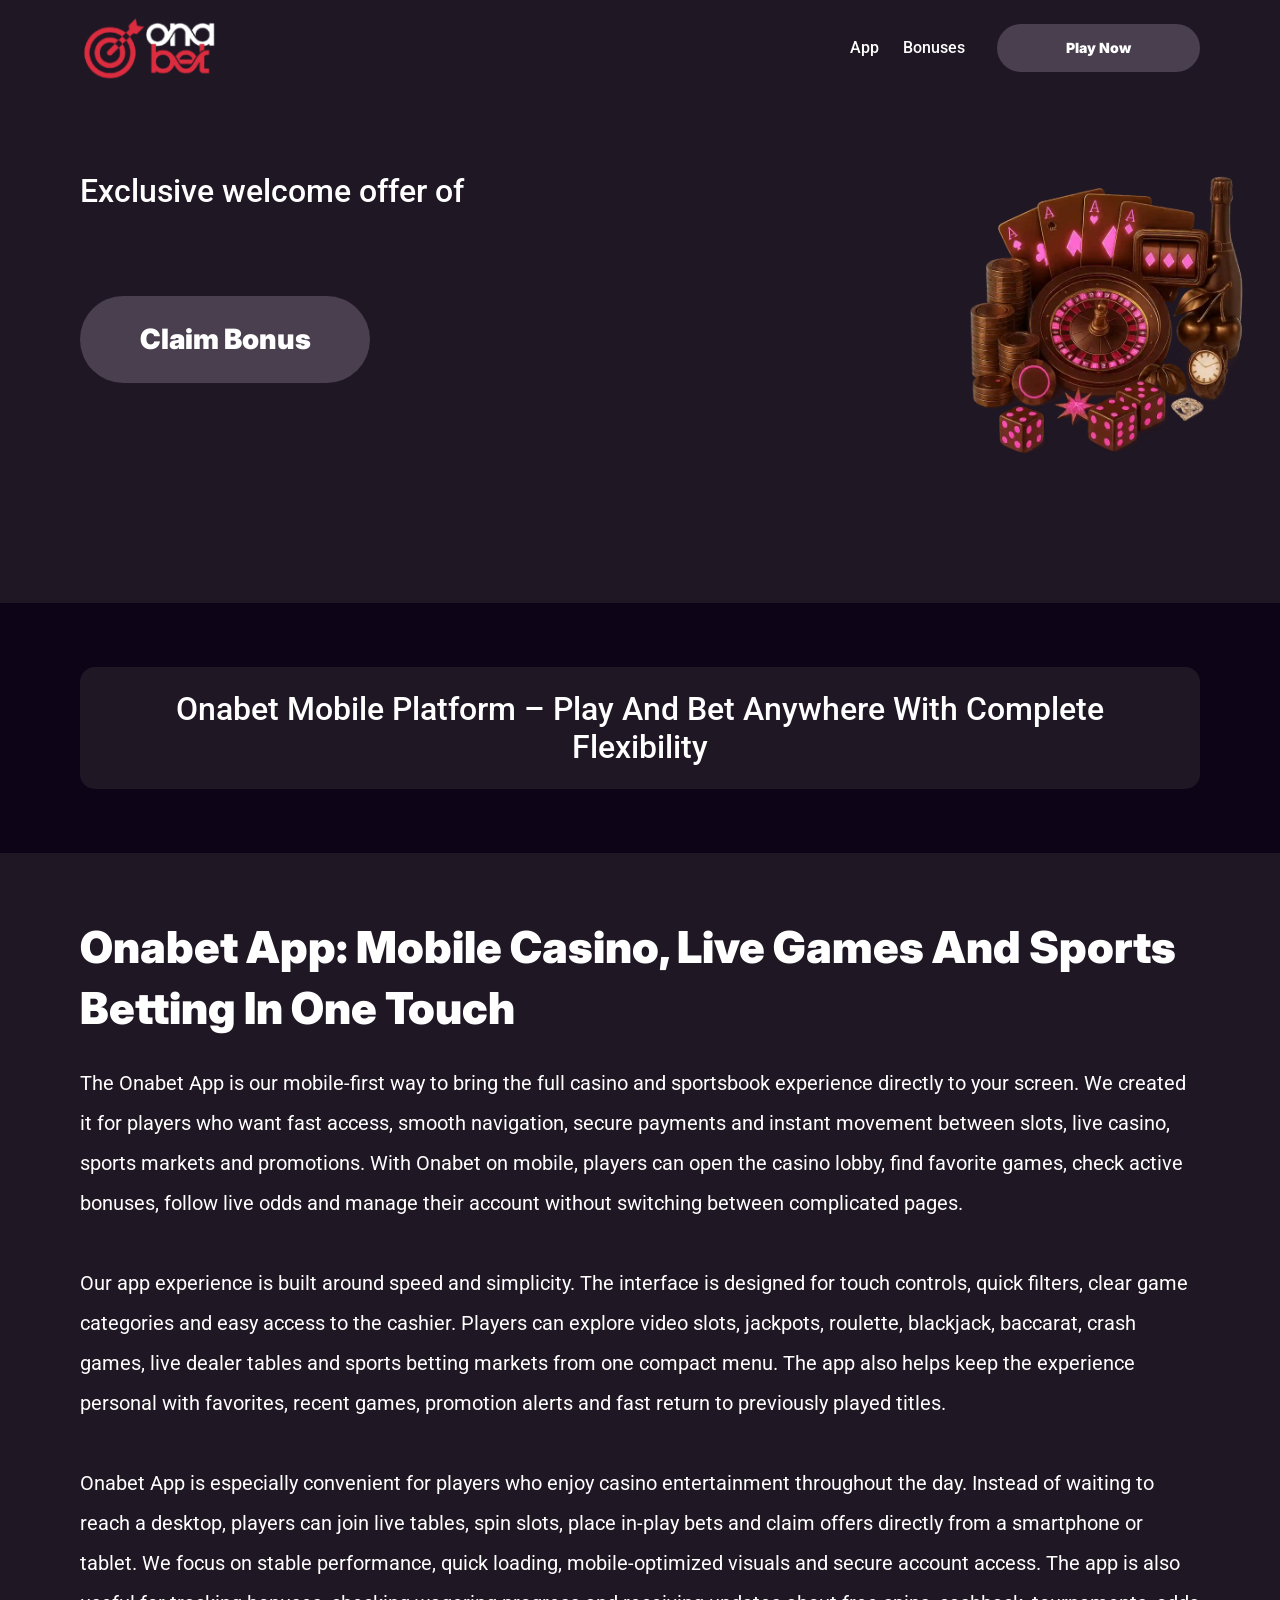
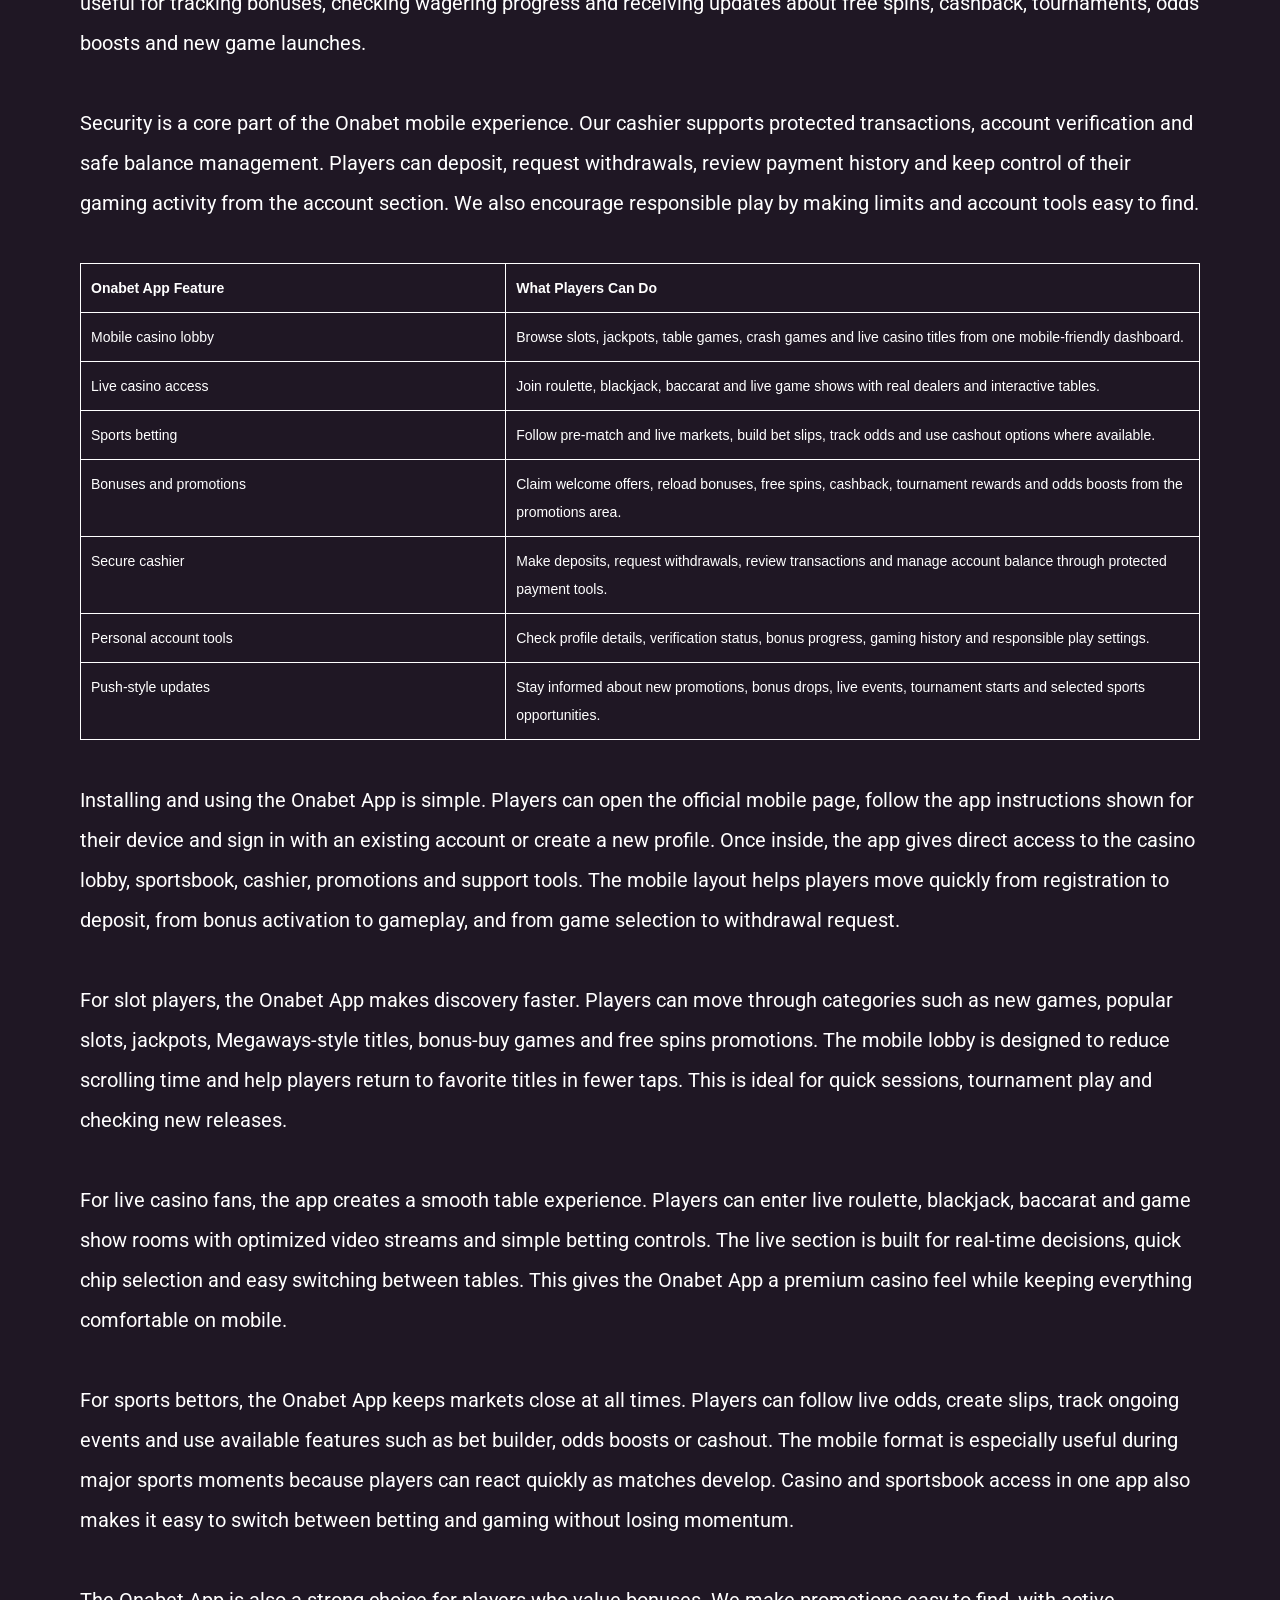
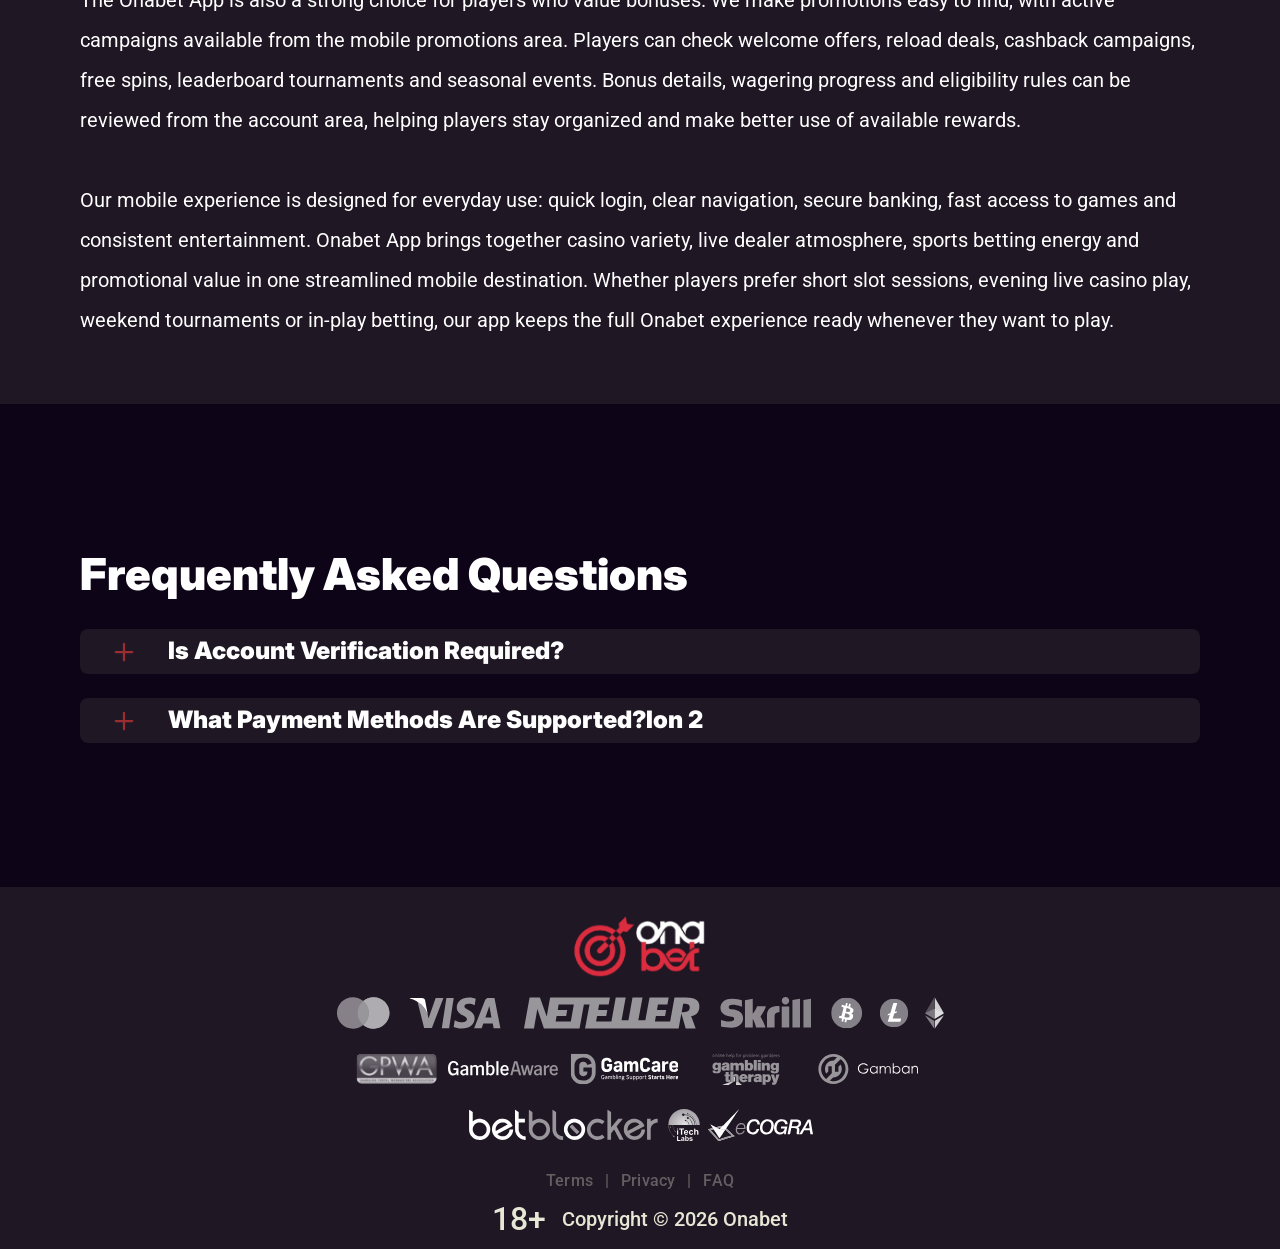
<file: app.html>
<!DOCTYPE html>
<html lang="en">

<head>
    <meta charset="utf-8">

    <script src="./common.js"></script>
    <script src="./pages.js"></script>

    <link rel="manifest" href="./manifest.json">

    <link rel="preconnect" href="https://fonts.googleapis.com" />
    <link rel="preconnect" href="https://fonts.gstatic.com" crossorigin />
    <!-- Google Fonts -->
    <link
            href="https://fonts.googleapis.com/css2?family=Inter:wght@300;400;500;600;700&display=swap"
            rel="stylesheet"
    />
    <!-- Google Fonts -->

    <!-- Google Fonts -->
    <link
            href="https://fonts.googleapis.com/css2?family=Roboto:wght@300;400;500;600;700&display=swap"
            rel="stylesheet"
    />

    <meta name="viewport" content="width=device-width, initial-scale=1, minimum-scale=1, maximum-scale=2">
    <link rel="preload" as="image" href="_assets/images/1781505822-logo.svg" fetchpriority="high">
    <link rel="stylesheet" href="./normalize.css">
    <link rel="stylesheet" href="./index.css">
    <meta name="theme-color" content="">
    <title>Onabet Mobile App Experience for Gaming and Betting</title>
    <meta name="description"
          content="Enjoy the full Onabet experience on your smartphone or tablet with fast access to casino games, live casino tables, sports betting markets, secure transactions, and account management features.">
    <link rel="canonical" href="https://onabet-online.com/app">
    <meta property="og:title" content="Onabet Mobile App Experience for Gaming and Betting">
    <meta property="og:description"
          content="Enjoy the full Onabet experience on your smartphone or tablet with fast access to casino games, live casino tables, sports betting markets, secure transactions, and account management features.">
    <meta property="og:url" content="https://onabet-online.com/app">
    <meta property="og:site_name" content="Onabet Mobile App Experience for Gaming and Betting">
    <meta property="og:locale" content="en">
    <meta property="og:image" content="_assets/images/1781505813-main.webp">
    <meta property="og:image:width" content="1200">
    <meta property="og:image:height" content="630">
    <meta property="og:type" content="website">
    <meta name="twitter:card" content="summary_large_image">
    <meta name="twitter:site" content="onabet-online.com/app">
    <meta name="twitter:title" content="Onabet Mobile App Experience for Gaming and Betting">
    <meta name="twitter:description"
          content="Enjoy the full Onabet experience on your smartphone or tablet with fast access to casino games, live casino tables, sports betting markets, secure transactions, and account management features.">
    <meta name="twitter:image" content="_assets/images/1781505813-main.webp">
    <meta name="twitter:image:width" content="1200">
    <meta name="twitter:image:height" content="630">
    <link rel="icon" href="_assets/images/1781505816-favicon.svg" type="image/x-icon" sizes="16x16">
    <meta name="language" content="en">
    <link rel="apple-touch-icon" href="_assets/images/1781505801-favicon.svg" sizes="96x96">
    <link rel="icon" href="_assets/images/1781505801-favicon.svg" type="image/webp" sizes="192x192">

    <link rel="preload" href="_assets/images/1781505850-main.webp" as="image" fetchpriority="high">

</head>

<body>
<svg
        style="display: none"
        xmlns="http://www.w3.org/2000/svg"
        width="1em"
        height="1em"
        viewBox="0 0 256 256"
>
    <symbol id="minus-icon" viewBox="0 0 256 256">
        <path
                fill="#9B2D30"
                d="M228 128a12 12 0 0 1-12 12H40a12 12 0 0 1 0-24h176a12 12 0 0 1 12 12"
        />
    </symbol>
</svg>

<svg
        style="display: none"
        xmlns="http://www.w3.org/2000/svg"
        width="1em"
        height="1em"
        viewBox="0 0 32 32"
>
    <symbol id="globe-icon" viewBox="0 0 32 32">
        <path
                fill="#4A3F4F"
                d="M32.032 16c0-8.501-6.677-15.472-15.072-15.969-0.173-0.019-0.346-0.032-0.523-0.032-0.052 0-0.104 0.005-0.156 0.007-0.093-0.002-0.186-0.007-0.281-0.007-8.84 0-16.032 7.178-16.032 16.001s7.192 16.001 16.032 16.001c0.094 0 0.188-0.006 0.281-0.008 0.052 0.002 0.104 0.008 0.156 0.008 0.176 0 0.349-0.012 0.523-0.032 8.395-0.497 15.072-7.468 15.072-15.969zM29.049 21.151c-0.551-0.16-1.935-0.507-4.377-0.794 0.202-1.381 0.313-2.84 0.313-4.357 0-1.196-0.069-2.354-0.197-3.469 3.094-0.37 4.45-0.835 4.54-0.867l-0.372-1.050c0.695 1.659 1.080 3.478 1.080 5.386 0 1.818-0.352 3.555-0.987 5.151zM8.921 16c0-1.119 0.074-2.212 0.21-3.263 1.621 0.127 3.561 0.222 5.839 0.243v6.939c-2.219 0.021-4.114 0.111-5.709 0.234-0.22-1.319-0.34-2.715-0.34-4.154zM16.967 2.132c2.452 0.711 4.552 4.115 5.492 8.628-1.512 0.12-3.332 0.209-5.492 0.229v-8.857zM14.971 2.156v8.832c-2.136-0.021-3.965-0.109-5.502-0.226 0.96-4.457 3.076-7.836 5.502-8.606zM14.971 21.913l0 7.929c-2.263-0.718-4.256-3.705-5.293-7.719 1.492-0.11 3.253-0.189 5.292-0.21zM16.967 29.868l-0-7.955c2.061 0.020 3.814 0.102 5.288 0.217-1.019 4.067-3 7.076-5.288 7.738zM16.967 19.92l0-6.939c2.291-0.021 4.218-0.118 5.818-0.25 0.131 1.053 0.203 2.147 0.203 3.268 0 1.442-0.116 2.84-0.329 4.16-1.575-0.128-3.462-0.219-5.692-0.24zM28.588 9.81c-0.302 0.094-1.564 0.453-4.094 0.751-0.564-2.998-1.584-5.561-2.91-7.412 3.048 1.325 5.535 3.697 7.005 6.661zM11.213 2.831c-1.632 1.873-2.963 4.568-3.691 7.754-2.265-0.245-3.623-0.534-4.166-0.665 1.585-3.27 4.407-5.836 7.856-7.088zM2.614 11.787c0.385 0.104 1.841 0.467 4.549 0.766-0.155 1.107-0.24 2.26-0.24 3.447 0 1.509 0.136 2.96 0.383 4.334-2.325 0.251-3.755 0.552-4.396 0.706-0.607-1.566-0.944-3.264-0.944-5.041 0-1.467 0.228-2.883 0.649-4.213zM3.784 22.886c0.727-0.154 2.029-0.39 3.956-0.591 0.759 2.803 1.993 5.175 3.473 6.874-3.16-1.148-5.79-3.398-7.429-6.282v0zM21.583 28.849c1.195-1.665 2.14-3.907 2.728-6.525 1.982 0.227 3.226 0.494 3.853 0.652-1.5 2.596-3.808 4.669-6.581 5.873z">
        </path>
    </symbol>
</svg>

<svg width="32" height="31" viewBox="0 0 32 31" fill="none" xmlns="http://www.w3.org/2000/svg">
    <symbol id="star-icon" viewBox="0 0 32 31">
        <path d="M10.0431 24.5932L15.8898 21.0667L21.7365 24.6396L20.2052 17.9577L25.3559 13.5031L18.5811 12.8999L15.8898 6.58913L13.1985 12.8535L6.42371 13.4567L11.5744 17.9577L10.0431 24.5932ZM15.8898 25.4285L8.187 30.0687C7.84672 30.2853 7.49096 30.3781 7.11975 30.3471C6.74853 30.3162 6.42371 30.1925 6.1453 29.9759C5.86688 29.7594 5.65034 29.489 5.49566 29.1648C5.34099 28.8406 5.31005 28.4768 5.40286 28.0734L7.44456 19.3034L0.623417 13.4103C0.314068 13.1319 0.121034 12.8145 0.0443157 12.4581C-0.0324028 12.1017 -0.00951111 11.754 0.112991 11.415C0.235493 11.0759 0.421103 10.7975 0.669819 10.5797C0.918536 10.362 1.25882 10.2227 1.69067 10.1621L10.6927 9.37327L14.1729 1.11366C14.3276 0.742438 14.5676 0.464023 14.8931 0.278414C15.2185 0.0928044 15.5507 0 15.8898 0C16.2288 0 16.5611 0.0928044 16.8865 0.278414C17.2119 0.464023 17.452 0.742438 17.6067 1.11366L21.0869 9.37327L30.0889 10.1621C30.522 10.224 30.8623 10.3632 31.1098 10.5797C31.3572 10.7963 31.5428 11.0747 31.6666 11.415C31.7903 11.7553 31.8138 12.1036 31.7371 12.46C31.6604 12.8163 31.4667 13.1331 31.1562 13.4103L24.335 19.3034L26.3767 28.0734C26.4695 28.4756 26.4386 28.8394 26.2839 29.1648C26.1292 29.4902 25.9127 29.7606 25.6343 29.9759C25.3559 30.1912 25.0311 30.315 24.6598 30.3471C24.2886 30.3793 23.9329 30.2865 23.5926 30.0687L15.8898 25.4285Z" fill="#9B2D30"/>
    </symbol>
</svg>

<svg
        xmlns="http://www.w3.org/2000/svg"
        width="1em"
        height="1em"
        viewBox="0 0 256 256"
>
    <symbol id="plus-icon" viewBox="0 0 256 256">
        <path
                fill="#9B2D30"
                d="M228 128a12 12 0 0 1-12 12h-76v76a12 12 0 0 1-24 0v-76H40a12 12 0 0 1 0-24h76V40a12 12 0 0 1 24 0v76h76a12 12 0 0 1 12 12"
        />
    </symbol>
</svg>

<svg
        width="33"
        height="32"
        viewBox="0 0 33 32"
        fill="none"
        xmlns="http://www.w3.org/2000/svg"
>
    <symbol id="play-icon" viewBox="0 0 33 32">
        <path
                d="M16.8334 0.0786133C7.9606 0.0786133 0.767578 7.20678 0.767578 15.9998C0.767578 24.7929 7.9606 31.921 16.8334 31.921C25.7061 31.921 32.8992 24.7929 32.8992 15.9998C32.8992 7.20678 25.7061 0.0786133 16.8334 0.0786133ZM22.3861 16.8438L14.3532 21.8192C14.1907 21.9197 14.0059 21.9703 13.821 21.9703C13.6536 21.9703 13.4859 21.929 13.3342 21.8454C13.015 21.67 12.8169 21.3372 12.8169 20.9752V11.0244C12.8169 10.6625 13.015 10.3296 13.3342 10.1543C13.6533 9.97788 14.0436 9.98857 14.3532 10.1805L22.3861 15.1559C22.6796 15.3381 22.858 15.6568 22.858 15.9998C22.858 16.3428 22.6796 16.6616 22.3861 16.8438Z"
                fill="#4A3F4F"
        />
    </symbol>
</svg>

<svg
        width="20"
        height="20"
        viewBox="0 0 20 20"
        fill="none"
        xmlns="http://www.w3.org/2000/svg"
>
    <symbol id="information-outline" viewBox="0 0 20 20">
        <path
                d="M9 7H11V5H9V7ZM10 18C5.59 18 2 14.41 2 10C2 5.59 5.59 2 10 2C14.41 2 18 5.59 18 10C18 14.41 14.41 18 10 18ZM10 0C8.68678 0 7.38642 0.258658 6.17317 0.761205C4.95991 1.26375 3.85752 2.00035 2.92893 2.92893C1.05357 4.8043 0 7.34784 0 10C0 12.6522 1.05357 15.1957 2.92893 17.0711C3.85752 17.9997 4.95991 18.7362 6.17317 19.2388C7.38642 19.7413 8.68678 20 10 20C12.6522 20 15.1957 18.9464 17.0711 17.0711C18.9464 15.1957 20 12.6522 20 10C20 8.68678 19.7413 7.38642 19.2388 6.17317C18.7362 4.95991 17.9997 3.85752 17.0711 2.92893C16.1425 2.00035 15.0401 1.26375 13.8268 0.761205C12.6136 0.258658 11.3132 0 10 0ZM9 15H11V9H9V15Z"
                fill="#ffffff"
        />
    </symbol>
</svg>

<div class="wrapper">
    <header class="header" id="top">
        <div class="headerBlock">
            <div class="headerLogoContainer"><a href="/" aria-label="Main page"><img class="header__logo logo"
                                                                                                     src="_assets/images/1781505822-logo.svg" alt="Onabet" /></a></div>

            <div class="navBlockMain">

                <!-- Main Navigation -->
                <nav>
                    <button class="hamburger" aria-label="Toggle navigation menu">
                        <span></span>
                    </button>

                    <ul class="nav__list nav__list--header">

                        <li><a href="index">index</a></li>
                        <li><a href="app">App</a></li>
                        <li><a href="bonuses">Bonuses</a></li>
                        <li><a href="terms">Terms</a></li>
                        <li><a href="privacy">Privacy</a></li>
                        <li><a href="faq">FAQ</a></li>

                    </ul>
                </nav>
                <!-- CTA buttons -->
                <div class="btn__list">

                    <div class="nav__item nav__itemLarge">
                        <a
                                class="nav__link nav__linkLarge"
                                target="_blank"
                                href="casino.html?id=example-offer-id"
                                aria-label="Play Now"
                                id="navPlayNow"
                        >
                            Play Now
                        </a>
                    </div>
                </div>
            </div>

        </div>
    </header>
    <main class="main">
        <section class="heroContainer">
            <div class="hero">
                <div class="heroBlock block">
                    <div class="heroGroup">
                        <div class="heroTextGroup">
                            <p class="heroText heroTextDesktop">Exclusive welcome offer of</p>
                            <p class="heroText heroTextMobile">Exclusive welcome bonus of</p>
                            <p class="heroText heroTextBonus" id="bonusText"></p>
                        </div><a target="_blank" class="heroLink" id="bonusLink" href="/" aria-label="Play game"><span
                            class="heroButton btn btn--large">Claim Bonus</span></a>
                    </div>
                </div>
            </div>
            <div class="heroUnder">
                <h1 class="heroText heroMainTitle">Onabet Mobile Platform – Play and Bet Anywhere with Complete Flexibility</h1>
            </div>
        </section>
        <div class="historyCircleContainer">
            <section class="history">
                <div class="container">
                    <div class="historyBlock block">
                        <h2 class="historyTitle title">Onabet App: Mobile Casino, Live Games and Sports Betting in One Touch</h2>
                        <div class="historyDescription">

<p>
The Onabet App is our mobile-first way to bring the full casino and sportsbook experience directly to your screen. We created it for players who want fast access, smooth navigation, secure payments and instant movement between slots, live casino, sports markets and promotions. With Onabet on mobile, players can open the casino lobby, find favorite games, check active bonuses, follow live odds and manage their account without switching between complicated pages.
</p>
<br>
<p>
Our app experience is built around speed and simplicity. The interface is designed for touch controls, quick filters, clear game categories and easy access to the cashier. Players can explore video slots, jackpots, roulette, blackjack, baccarat, crash games, live dealer tables and sports betting markets from one compact menu. The app also helps keep the experience personal with favorites, recent games, promotion alerts and fast return to previously played titles.
</p>
<br>
<p>
Onabet App is especially convenient for players who enjoy casino entertainment throughout the day. Instead of waiting to reach a desktop, players can join live tables, spin slots, place in-play bets and claim offers directly from a smartphone or tablet. We focus on stable performance, quick loading, mobile-optimized visuals and secure account access. The app is also useful for tracking bonuses, checking wagering progress and receiving updates about free spins, cashback, tournaments, odds boosts and new game launches.
</p>
<br>
<p>
Security is a core part of the Onabet mobile experience. Our cashier supports protected transactions, account verification and safe balance management. Players can deposit, request withdrawals, review payment history and keep control of their gaming activity from the account section. We also encourage responsible play by making limits and account tools easy to find.
</p>

<br>

<div style="width:100%; max-width:100%; overflow:hidden;">
  <table style="width:100%; max-width:100%; border-collapse:collapse; table-layout:fixed; font-family:Arial, sans-serif; font-size:clamp(9px, 2.2vw, 14px); color:#ffffff; background:transparent;">
    <tr>
      <th style="width:38%; border:1px solid #ffffff; padding:clamp(5px, 1.5vw, 10px); text-align:left; vertical-align:top; color:#ffffff; background:transparent; word-break:break-word;">
        Onabet App Feature
      </th>
      <th style="width:62%; border:1px solid #ffffff; padding:clamp(5px, 1.5vw, 10px); text-align:left; vertical-align:top; color:#ffffff; background:transparent; word-break:break-word;">
        What Players Can Do
      </th>
    </tr>
    <tr>
      <td style="border:1px solid #ffffff; padding:clamp(5px, 1.5vw, 10px); vertical-align:top; color:#ffffff; background:transparent; word-break:break-word;">
        Mobile casino lobby
      </td>
      <td style="border:1px solid #ffffff; padding:clamp(5px, 1.5vw, 10px); vertical-align:top; color:#ffffff; background:transparent; word-break:break-word;">
        Browse slots, jackpots, table games, crash games and live casino titles from one mobile-friendly dashboard.
      </td>
    </tr>
    <tr>
      <td style="border:1px solid #ffffff; padding:clamp(5px, 1.5vw, 10px); vertical-align:top; color:#ffffff; background:transparent; word-break:break-word;">
        Live casino access
      </td>
      <td style="border:1px solid #ffffff; padding:clamp(5px, 1.5vw, 10px); vertical-align:top; color:#ffffff; background:transparent; word-break:break-word;">
        Join roulette, blackjack, baccarat and live game shows with real dealers and interactive tables.
      </td>
    </tr>
    <tr>
      <td style="border:1px solid #ffffff; padding:clamp(5px, 1.5vw, 10px); vertical-align:top; color:#ffffff; background:transparent; word-break:break-word;">
        Sports betting
      </td>
      <td style="border:1px solid #ffffff; padding:clamp(5px, 1.5vw, 10px); vertical-align:top; color:#ffffff; background:transparent; word-break:break-word;">
        Follow pre-match and live markets, build bet slips, track odds and use cashout options where available.
      </td>
    </tr>
    <tr>
      <td style="border:1px solid #ffffff; padding:clamp(5px, 1.5vw, 10px); vertical-align:top; color:#ffffff; background:transparent; word-break:break-word;">
        Bonuses and promotions
      </td>
      <td style="border:1px solid #ffffff; padding:clamp(5px, 1.5vw, 10px); vertical-align:top; color:#ffffff; background:transparent; word-break:break-word;">
        Claim welcome offers, reload bonuses, free spins, cashback, tournament rewards and odds boosts from the promotions area.
      </td>
    </tr>
    <tr>
      <td style="border:1px solid #ffffff; padding:clamp(5px, 1.5vw, 10px); vertical-align:top; color:#ffffff; background:transparent; word-break:break-word;">
        Secure cashier
      </td>
      <td style="border:1px solid #ffffff; padding:clamp(5px, 1.5vw, 10px); vertical-align:top; color:#ffffff; background:transparent; word-break:break-word;">
        Make deposits, request withdrawals, review transactions and manage account balance through protected payment tools.
      </td>
    </tr>
    <tr>
      <td style="border:1px solid #ffffff; padding:clamp(5px, 1.5vw, 10px); vertical-align:top; color:#ffffff; background:transparent; word-break:break-word;">
        Personal account tools
      </td>
      <td style="border:1px solid #ffffff; padding:clamp(5px, 1.5vw, 10px); vertical-align:top; color:#ffffff; background:transparent; word-break:break-word;">
        Check profile details, verification status, bonus progress, gaming history and responsible play settings.
      </td>
    </tr>
    <tr>
      <td style="border:1px solid #ffffff; padding:clamp(5px, 1.5vw, 10px); vertical-align:top; color:#ffffff; background:transparent; word-break:break-word;">
        Push-style updates
      </td>
      <td style="border:1px solid #ffffff; padding:clamp(5px, 1.5vw, 10px); vertical-align:top; color:#ffffff; background:transparent; word-break:break-word;">
        Stay informed about new promotions, bonus drops, live events, tournament starts and selected sports opportunities.
      </td>
    </tr>
  </table>
</div>

<br>

<p>
Installing and using the Onabet App is simple. Players can open the official mobile page, follow the app instructions shown for their device and sign in with an existing account or create a new profile. Once inside, the app gives direct access to the casino lobby, sportsbook, cashier, promotions and support tools. The mobile layout helps players move quickly from registration to deposit, from bonus activation to gameplay, and from game selection to withdrawal request.
</p>
<br>
<p>
For slot players, the Onabet App makes discovery faster. Players can move through categories such as new games, popular slots, jackpots, Megaways-style titles, bonus-buy games and free spins promotions. The mobile lobby is designed to reduce scrolling time and help players return to favorite titles in fewer taps. This is ideal for quick sessions, tournament play and checking new releases.
</p>
<br>
<p>
For live casino fans, the app creates a smooth table experience. Players can enter live roulette, blackjack, baccarat and game show rooms with optimized video streams and simple betting controls. The live section is built for real-time decisions, quick chip selection and easy switching between tables. This gives the Onabet App a premium casino feel while keeping everything comfortable on mobile.
</p>
<br>
<p>
For sports bettors, the Onabet App keeps markets close at all times. Players can follow live odds, create slips, track ongoing events and use available features such as bet builder, odds boosts or cashout. The mobile format is especially useful during major sports moments because players can react quickly as matches develop. Casino and sportsbook access in one app also makes it easy to switch between betting and gaming without losing momentum.
</p>
<br>
<p>
The Onabet App is also a strong choice for players who value bonuses. We make promotions easy to find, with active campaigns available from the mobile promotions area. Players can check welcome offers, reload deals, cashback campaigns, free spins, leaderboard tournaments and seasonal events. Bonus details, wagering progress and eligibility rules can be reviewed from the account area, helping players stay organized and make better use of available rewards.
</p>
<br>
<p>
Our mobile experience is designed for everyday use: quick login, clear navigation, secure banking, fast access to games and consistent entertainment. Onabet App brings together casino variety, live dealer atmosphere, sports betting energy and promotional value in one streamlined mobile destination. Whether players prefer short slot sessions, evening live casino play, weekend tournaments or in-play betting, our app keeps the full Onabet experience ready whenever they want to play.
</p></div>
                    </div>
                </div>
            </section>
        </div>
        <section class="faq">
            <div class="container">
                <div class="faqBlock block">
                    <h2 class="faqTitle title"><span>Frequently Asked Questions</span></h2>
                    <div class="faqGroup"><input class="faqInput" type="checkbox" id="is_account_verification_required"/><label
                            class="faqLabel" for="is_account_verification_required">

                        <svg class="faqIcon" width="24" height="24" aria-hidden="true">
                            <use class="plus" href="#plus-icon"></use>
                            <use class="minus" href="#minus-icon"></use>
                        </svg>

                        <span class="gradientContainer"> Is account verification required? </span></label>
                        <div class="faqContent">
                            <p>Verification procedures may be requested to confirm account details and maintain platform security.</p>
                        </div>
                    </div>
                    <div class="faqGroup"><input class="faqInput" type="checkbox" id="what_payment_methods_are_supportedion_2"/><label
                            class="faqLabel" for="what_payment_methods_are_supportedion_2">

                        <svg class="faqIcon" width="24" height="24" aria-hidden="true">
                            <use class="plus" href="#plus-icon"></use>
                            <use class="minus" href="#minus-icon"></use>
                        </svg>

                        <span class="gradientContainer"> What payment methods are supported?ion 2 </span></label>
                        <div class="faqContent">
                            <p>Pix is among the payment solutions available on the platform.</p>
                        </div>
                    </div>
                </div>
            </div>
        </section>
    </main>
</div>

<footer class="footer">
    <div class="footerContainer">
        <div class="footerTop">
            <div class="footerLogoContainer"><a href="https://onabet-online.com/app" aria-label="Main page"><img class="footer__logo"
                                                                                                     src="_assets/images/1781505831-logo.svg" alt="" width="140"
                                                                                                     height="48" /></a></div>
            <div class="footerPay">
                <div class="payBlock"><img class="payElementGrey"
                                           src="./assets/images/footer/payment/masterCard.svg" alt="MasterCard" /><img
                        class="payElementColor" src="./assets/images/footer/payment/masterCard--color.svg"
                        alt="MasterCard" title="MasterCard in Onabet" /></div>
                <div class="payBlock"><img class="payElementGrey" src="./assets/images/footer/payment/visa.svg"
                                           alt="Visa" /><img class="payElementColor"
                                                             src="./assets/images/footer/payment/visa--color.svg" alt="Visa" title="Visa in Onabet" /></div>
                <div class="payBlock"><img class="payElementGrey" src="./assets/images/footer/payment/neteller.svg"
                                           alt="Neteller" /><img class="payElementColor"
                                                                 src="./assets/images/footer/payment/neteller--color.svg" alt="Neteller" title="Neteller in Onabet" /></div>
                <div class="payBlock"><img class="payElementGrey" src="./assets/images/footer/payment/skrill.svg"
                                           alt="Skrill" /><img class="payElementColor"
                                                               src="./assets/images/footer/payment/skrill--color.svg" alt="Skrill" title="Skrill in Onabet" /></div>
                <div class="payBlock"><img class="payElementGrey" src="./assets/images/footer/payment/bitcoin.svg"
                                           alt="Bitcoin" /><img class="payElementColor"
                                                                src="./assets/images/footer/payment/bitcoin--color.svg" alt="Bitcoin" title="Bitcoin in Onabet" /></div>
                <div class="payBlock"><img class="payElementGrey" src="./assets/images/footer/payment/litecoin.svg"
                                           alt="Litecoin" /><img class="payElementColor"
                                                                 src="./assets/images/footer/payment/litecoin--color.svg" alt="Litecoin" title="Litecoin in Onabet" /></div>
                <div class="payBlock"><img class="payElementGrey" src="./assets/images/footer/payment/ethereum.svg"
                                           alt="Etherium" /><img class="payElementColor"
                                                                 src="./assets/images/footer/payment/ethereum--color.svg" alt="Etherium" title="Etherium in Onabet" /></div>
            </div>
        </div>
        <div class="footerMiddle">
            <div class="footerOperator">
                <div class="operatorBlock"><img class="operatorElementGrey"
                                                src="./assets/images/footer/operator/gpwa.svg" alt="GPWA" /><img
                        class="operatorElementColor" src="./assets/images/footer/operator/gpwa--color.svg"
                        alt="GPWA" title="GPWA in Onabet" /></div>
                <div class="operatorBlock"><img class="operatorElementGrey"
                                                src="./assets/images/footer/operator/gambleaware.svg" alt="Gamble Aware" /><img
                        class="operatorElementColor" src="./assets/images/footer/operator/gambleaware--color.svg"
                        alt="Gamble Aware" title="Gamble Aware in Onabet" /></div>
                <div class="operatorBlock"><img class="operatorElementGrey"
                                                src="./assets/images/footer/operator/gamcare.svg" alt="Game care" /><img
                        class="operatorElementColor" src="./assets/images/footer/operator/gamcare--color.svg"
                        alt="Game care" title="Game care in Onabet" /></div>
                <div class="operatorBlock"><img class="operatorElementGrey"
                                                src="./assets/images/footer/operator/gambling-therapy.svg" alt="Gambling Therapy" /><img
                        class="operatorElementColor"
                        src="./assets/images/footer/operator/gambling-therapy--color.svg" alt="Gambling Therapy" title="Gambling Therapy in Onabet" />
                </div>
                <div class="operatorBlock"><img class="operatorElementGrey"
                                                src="./assets/images/footer/operator/gamban.svg" alt="Gamban" /><img
                        class="operatorElementColor" src="./assets/images/footer/operator/gamban--color.svg"
                        alt="Gamban" title="Gamban in Onabet" /></div>
                <div class="operatorBlock"><img class="operatorElementGrey"
                                                src="./assets/images/footer/operator/betblocker.svg" alt="BetBlocker" /><img
                        class="operatorElementColor" src="./assets/images/footer/operator/betblocker--color.svg"
                        alt="BetBlocker" title="BetBlocker in Onabet" /></div>
                <div class="operatorBlock"><img class="operatorElementGrey"
                                                src="./assets/images/footer/operator/itech_labs.svg" alt="ITech Labs" /><img
                        class="operatorElementColor" src="./assets/images/footer/operator/itech_labs--color.svg"
                        alt="ITech Labs" title="ITech Labs in Onabet" /></div>
                <div class="operatorBlock"><img class="operatorElementGrey"
                                                src="./assets/images/footer/operator/ecogra.svg" alt="Ecogra" /><img
                        class="operatorElementColor" src="./assets/images/footer/operator/ecogra--color.svg"
                        alt="Ecogra" title="Ecogra in Onabet" /></div>
            </div>
        </div>
        <div class="footerNavBlock">
            <nav>
                <ul class="nav__list--footer">

                    <li class="footer__navItem"><a href="index">index</a></li>
                    <li class="footer__navItem"><a href="app">App</a></li>
                    <li class="footer__navItem"><a href="bonuses">Bonuses</a></li>
                    <li class="footer__navItem"><a href="terms">Terms</a></li>
                    <li class="footer__navItem"><a href="privacy">Privacy</a></li>
                    <li class="footer__navItem"><a href="faq">FAQ</a></li>

                </ul>
            </nav>
        </div>
        <div class="footerBottom">
            <div class="footerBottomGroup">
                <p class="footerBottomAge">18+</p>
                <p class="footerBottomCopyright">Copyright © <span class="js-current-year"></span> Onabet </p>
            </div>
        </div>
    </div>
</footer>

<script>
    var playButtonName = "#play-icon";
    var informationOutlineName =
        "#information-outline";
    var topCasinoButtonText = "Claim Bonus";
    var welcomeBonusText = "Welcome bonus";
    var bonusDetailsButtonText = "";
    var playNowText = "";
    var maximumAmountText = "";
    var wagerText = "";
    var bonusCodeText = "";
    var depositText = "";
    var casinoName = "Onabet";
</script>

</body>
</html>
</file>
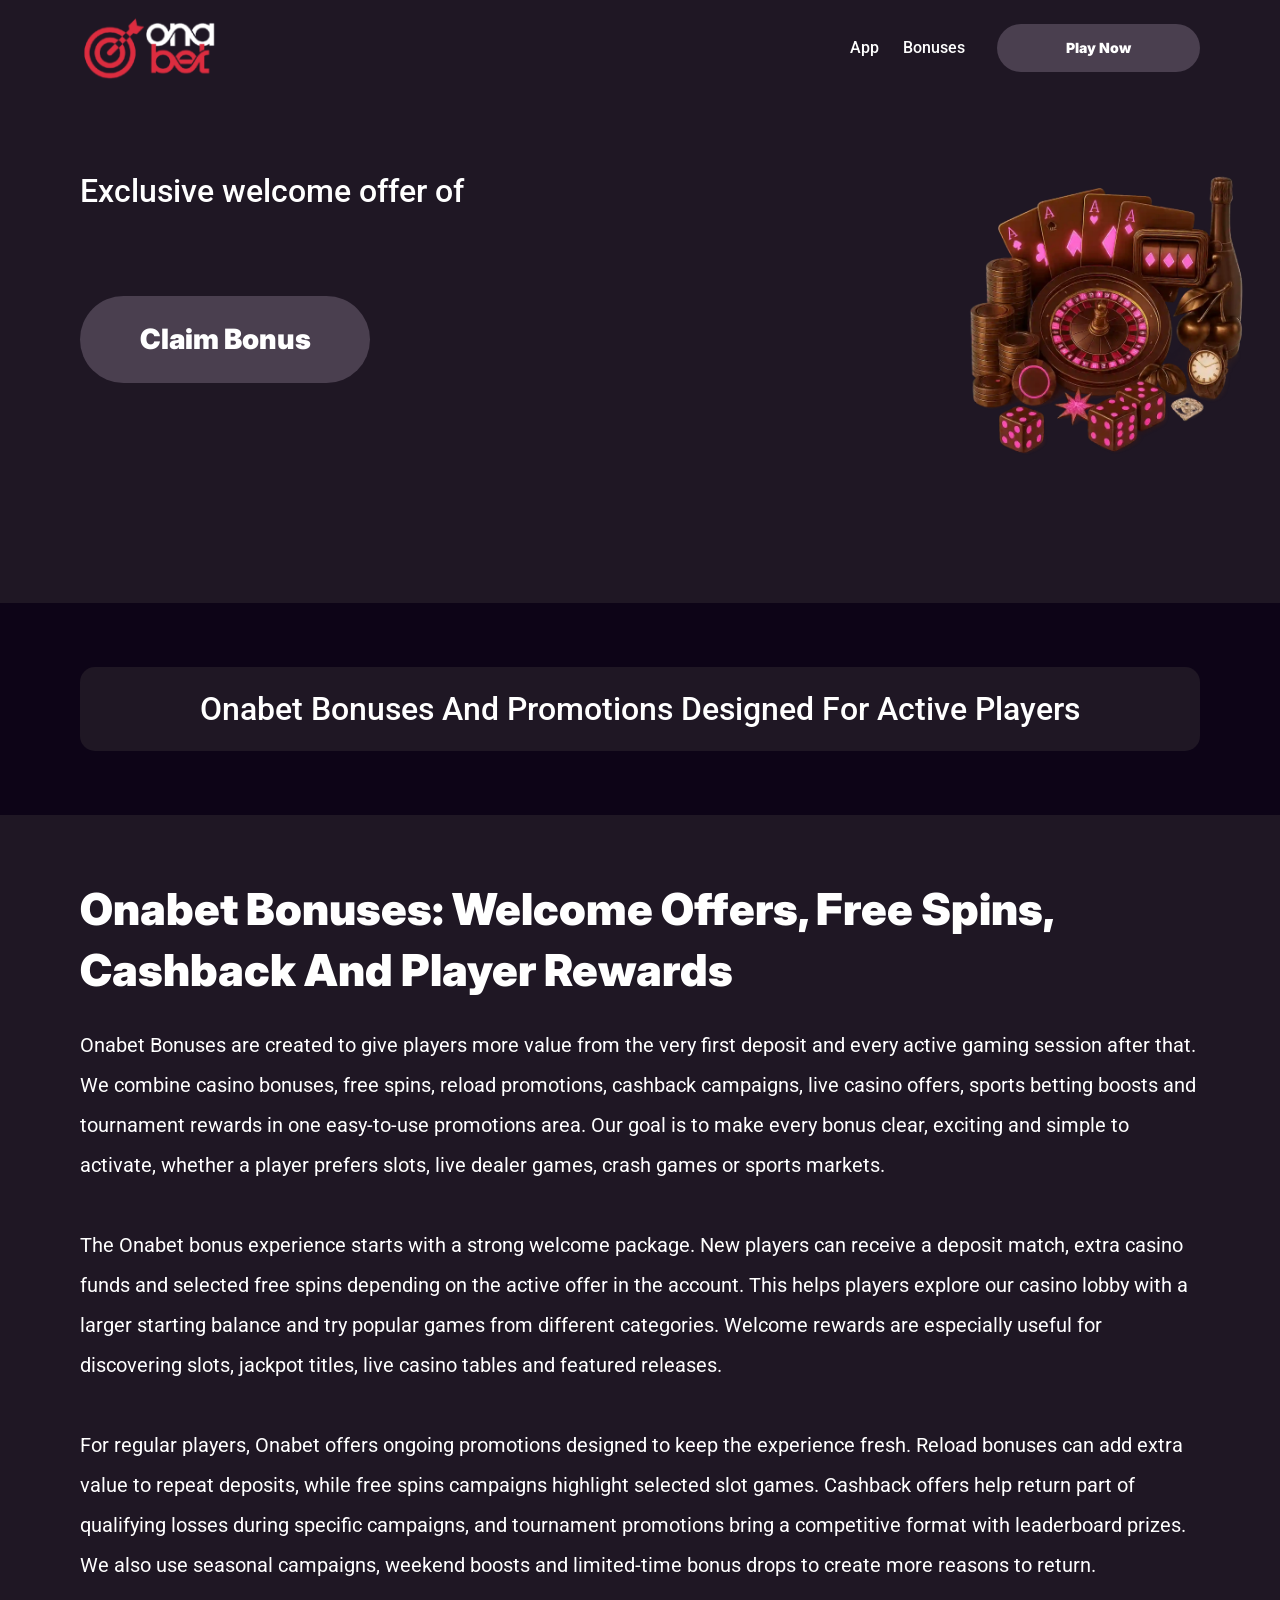
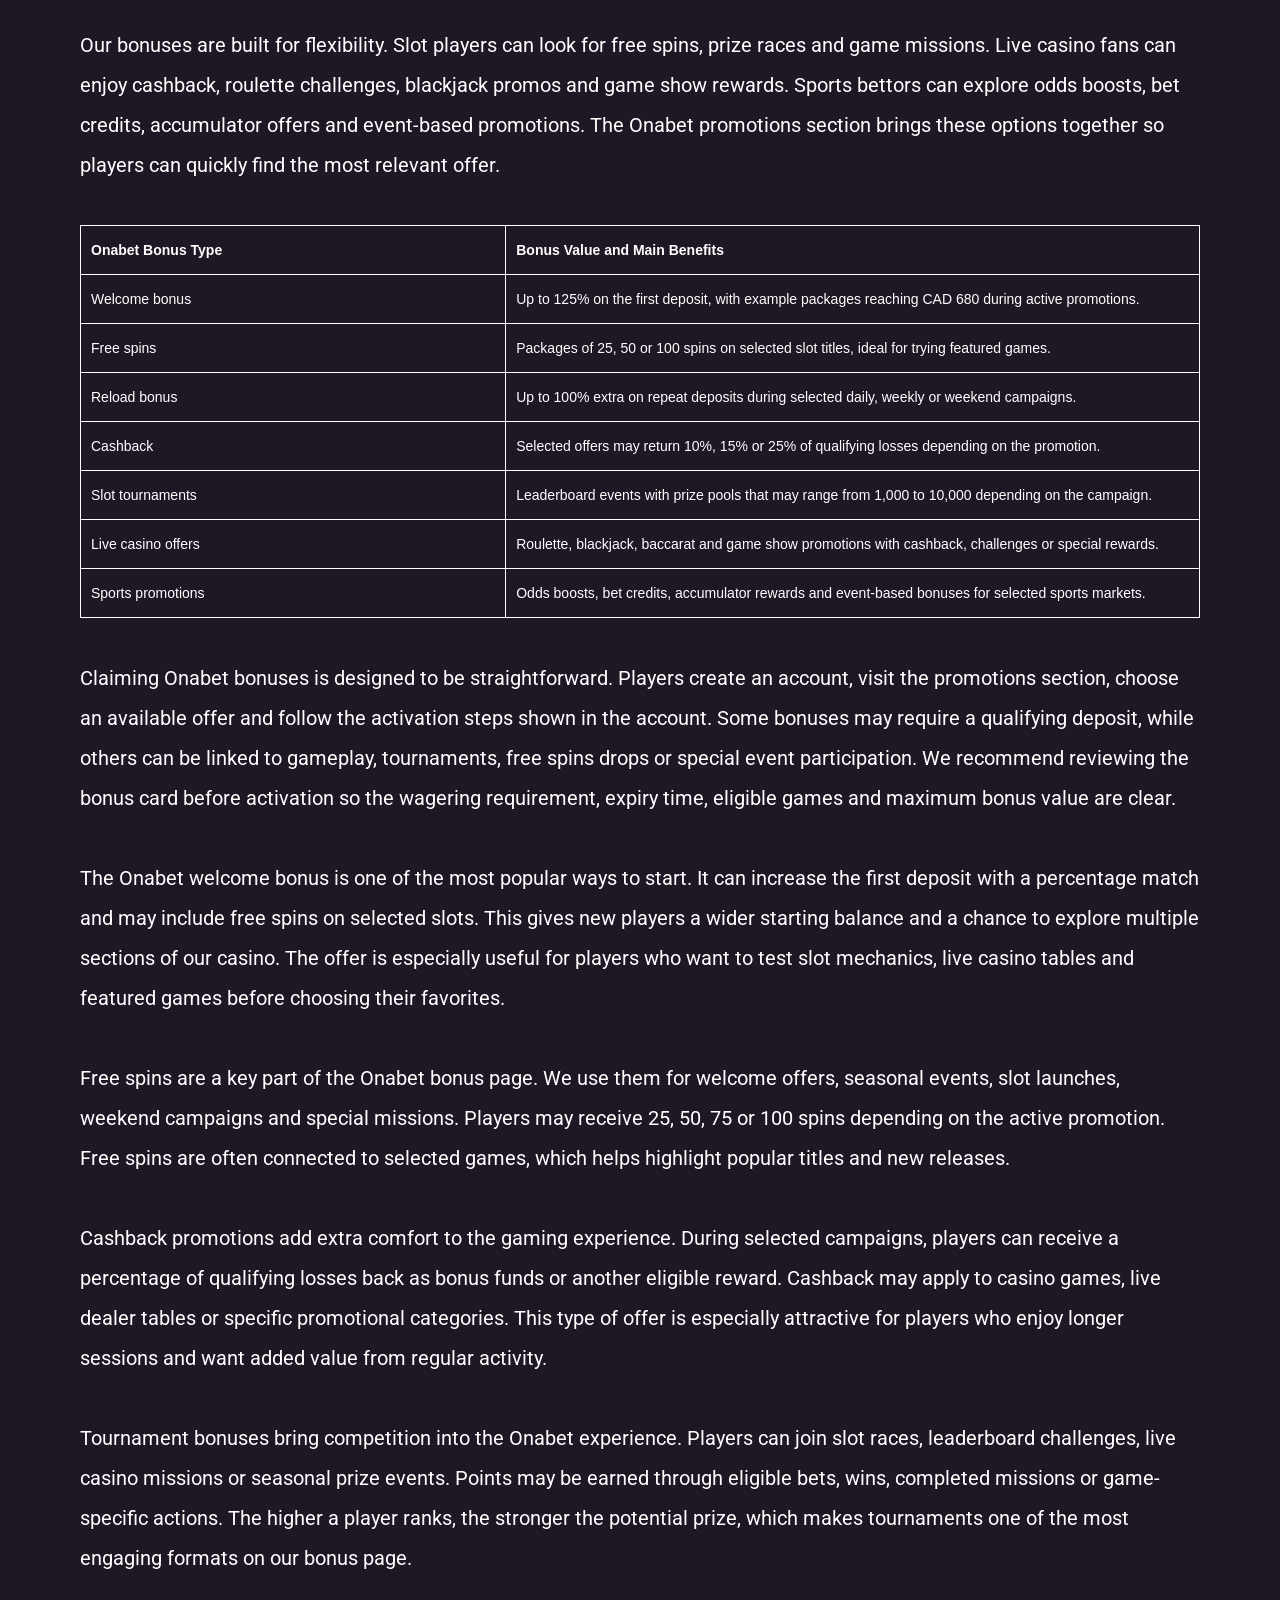
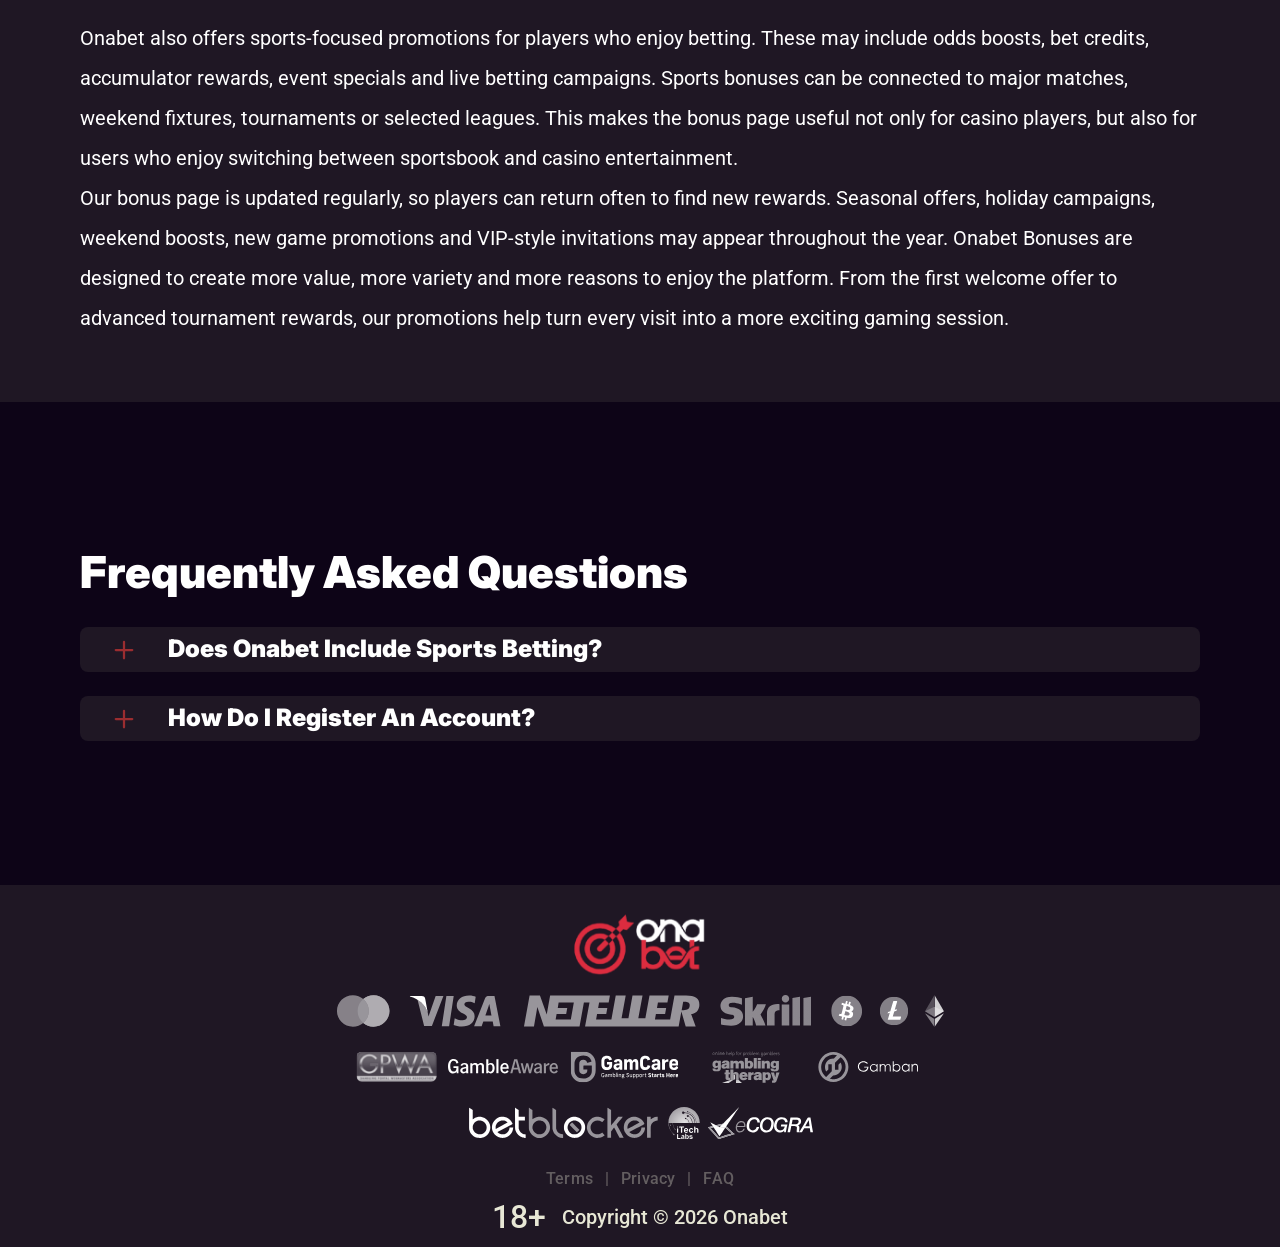
<file: bonuses.html>
<!DOCTYPE html>
<html lang="en">

<head>
    <meta charset="utf-8">
    <script src="./common.js"></script>
    <script src="./pages.js"></script>

    <link rel="manifest" href="./manifest.json">

    <link rel="preconnect" href="https://fonts.googleapis.com" />
    <link rel="preconnect" href="https://fonts.gstatic.com" crossorigin />
    <!-- Google Fonts -->
    <link
            href="https://fonts.googleapis.com/css2?family=Inter:wght@300;400;500;600;700&display=swap"
            rel="stylesheet"
    />
    <!-- Google Fonts -->

    <!-- Google Fonts -->
    <link
            href="https://fonts.googleapis.com/css2?family=Roboto:wght@300;400;500;600;700&display=swap"
            rel="stylesheet"
    />

    <meta name="viewport" content="width=device-width, initial-scale=1, minimum-scale=1, maximum-scale=2">
    <link rel="preload" as="image" href="_assets/images/1781505822-logo.svg" fetchpriority="high">
    <link rel="stylesheet" href="./normalize.css">
    <link rel="stylesheet" href="./index.css">
    <meta name="theme-color" content="">
    <title>Onabet Bonuses, Promotions, and Exclusive Player Rewards</title>
    <meta name="description"
          content="Discover the latest Onabet promotions, special offers, bonus opportunities, and player rewards designed to enhance your gaming and betting experience.">
    <link rel="canonical" href="https://onabet-online.com/bonuses">
    <meta property="og:title" content="Onabet Bonuses, Promotions, and Exclusive Player Rewards">
    <meta property="og:description"
          content="Discover the latest Onabet promotions, special offers, bonus opportunities, and player rewards designed to enhance your gaming and betting experience.">
    <meta property="og:url" content="https://onabet-online.com/bonuses">
    <meta property="og:site_name" content="Onabet Bonuses, Promotions, and Exclusive Player Rewards">
    <meta property="og:locale" content="en">
    <meta property="og:image" content="_assets/images/1781505813-main.webp">
    <meta property="og:image:width" content="1200">
    <meta property="og:image:height" content="630">
    <meta property="og:type" content="website">
    <meta name="twitter:card" content="summary_large_image">
    <meta name="twitter:site" content="onabet-online.com/bonuses">
    <meta name="twitter:title" content="Onabet Bonuses, Promotions, and Exclusive Player Rewards">
    <meta name="twitter:description"
          content="Discover the latest Onabet promotions, special offers, bonus opportunities, and player rewards designed to enhance your gaming and betting experience.">
    <meta name="twitter:image" content="_assets/images/1781505813-main.webp">
    <meta name="twitter:image:width" content="1200">
    <meta name="twitter:image:height" content="630">
    <link rel="icon" href="_assets/images/1781505816-favicon.svg" type="image/x-icon" sizes="16x16">
    <meta name="language" content="en">
    <link rel="apple-touch-icon" href="_assets/images/1781505801-favicon.svg" sizes="96x96">
    <link rel="icon" href="_assets/images/1781505801-favicon.svg" type="image/webp" sizes="192x192">

    <link rel="preload" href="_assets/images/1781505850-main.webp" as="image" fetchpriority="high">

</head>

<body>
<svg
        style="display: none"
        xmlns="http://www.w3.org/2000/svg"
        width="1em"
        height="1em"
        viewBox="0 0 256 256"
>
    <symbol id="minus-icon" viewBox="0 0 256 256">
        <path
                fill="#9B2D30"
                d="M228 128a12 12 0 0 1-12 12H40a12 12 0 0 1 0-24h176a12 12 0 0 1 12 12"
        />
    </symbol>
</svg>

<svg
        style="display: none"
        xmlns="http://www.w3.org/2000/svg"
        width="1em"
        height="1em"
        viewBox="0 0 32 32"
>
    <symbol id="globe-icon" viewBox="0 0 32 32">
        <path
                fill="#4A3F4F"
                d="M32.032 16c0-8.501-6.677-15.472-15.072-15.969-0.173-0.019-0.346-0.032-0.523-0.032-0.052 0-0.104 0.005-0.156 0.007-0.093-0.002-0.186-0.007-0.281-0.007-8.84 0-16.032 7.178-16.032 16.001s7.192 16.001 16.032 16.001c0.094 0 0.188-0.006 0.281-0.008 0.052 0.002 0.104 0.008 0.156 0.008 0.176 0 0.349-0.012 0.523-0.032 8.395-0.497 15.072-7.468 15.072-15.969zM29.049 21.151c-0.551-0.16-1.935-0.507-4.377-0.794 0.202-1.381 0.313-2.84 0.313-4.357 0-1.196-0.069-2.354-0.197-3.469 3.094-0.37 4.45-0.835 4.54-0.867l-0.372-1.050c0.695 1.659 1.080 3.478 1.080 5.386 0 1.818-0.352 3.555-0.987 5.151zM8.921 16c0-1.119 0.074-2.212 0.21-3.263 1.621 0.127 3.561 0.222 5.839 0.243v6.939c-2.219 0.021-4.114 0.111-5.709 0.234-0.22-1.319-0.34-2.715-0.34-4.154zM16.967 2.132c2.452 0.711 4.552 4.115 5.492 8.628-1.512 0.12-3.332 0.209-5.492 0.229v-8.857zM14.971 2.156v8.832c-2.136-0.021-3.965-0.109-5.502-0.226 0.96-4.457 3.076-7.836 5.502-8.606zM14.971 21.913l0 7.929c-2.263-0.718-4.256-3.705-5.293-7.719 1.492-0.11 3.253-0.189 5.292-0.21zM16.967 29.868l-0-7.955c2.061 0.020 3.814 0.102 5.288 0.217-1.019 4.067-3 7.076-5.288 7.738zM16.967 19.92l0-6.939c2.291-0.021 4.218-0.118 5.818-0.25 0.131 1.053 0.203 2.147 0.203 3.268 0 1.442-0.116 2.84-0.329 4.16-1.575-0.128-3.462-0.219-5.692-0.24zM28.588 9.81c-0.302 0.094-1.564 0.453-4.094 0.751-0.564-2.998-1.584-5.561-2.91-7.412 3.048 1.325 5.535 3.697 7.005 6.661zM11.213 2.831c-1.632 1.873-2.963 4.568-3.691 7.754-2.265-0.245-3.623-0.534-4.166-0.665 1.585-3.27 4.407-5.836 7.856-7.088zM2.614 11.787c0.385 0.104 1.841 0.467 4.549 0.766-0.155 1.107-0.24 2.26-0.24 3.447 0 1.509 0.136 2.96 0.383 4.334-2.325 0.251-3.755 0.552-4.396 0.706-0.607-1.566-0.944-3.264-0.944-5.041 0-1.467 0.228-2.883 0.649-4.213zM3.784 22.886c0.727-0.154 2.029-0.39 3.956-0.591 0.759 2.803 1.993 5.175 3.473 6.874-3.16-1.148-5.79-3.398-7.429-6.282v0zM21.583 28.849c1.195-1.665 2.14-3.907 2.728-6.525 1.982 0.227 3.226 0.494 3.853 0.652-1.5 2.596-3.808 4.669-6.581 5.873z">
        </path>
    </symbol>
</svg>

<svg width="32" height="31" viewBox="0 0 32 31" fill="none" xmlns="http://www.w3.org/2000/svg">
    <symbol id="star-icon" viewBox="0 0 32 31">
        <path d="M10.0431 24.5932L15.8898 21.0667L21.7365 24.6396L20.2052 17.9577L25.3559 13.5031L18.5811 12.8999L15.8898 6.58913L13.1985 12.8535L6.42371 13.4567L11.5744 17.9577L10.0431 24.5932ZM15.8898 25.4285L8.187 30.0687C7.84672 30.2853 7.49096 30.3781 7.11975 30.3471C6.74853 30.3162 6.42371 30.1925 6.1453 29.9759C5.86688 29.7594 5.65034 29.489 5.49566 29.1648C5.34099 28.8406 5.31005 28.4768 5.40286 28.0734L7.44456 19.3034L0.623417 13.4103C0.314068 13.1319 0.121034 12.8145 0.0443157 12.4581C-0.0324028 12.1017 -0.00951111 11.754 0.112991 11.415C0.235493 11.0759 0.421103 10.7975 0.669819 10.5797C0.918536 10.362 1.25882 10.2227 1.69067 10.1621L10.6927 9.37327L14.1729 1.11366C14.3276 0.742438 14.5676 0.464023 14.8931 0.278414C15.2185 0.0928044 15.5507 0 15.8898 0C16.2288 0 16.5611 0.0928044 16.8865 0.278414C17.2119 0.464023 17.452 0.742438 17.6067 1.11366L21.0869 9.37327L30.0889 10.1621C30.522 10.224 30.8623 10.3632 31.1098 10.5797C31.3572 10.7963 31.5428 11.0747 31.6666 11.415C31.7903 11.7553 31.8138 12.1036 31.7371 12.46C31.6604 12.8163 31.4667 13.1331 31.1562 13.4103L24.335 19.3034L26.3767 28.0734C26.4695 28.4756 26.4386 28.8394 26.2839 29.1648C26.1292 29.4902 25.9127 29.7606 25.6343 29.9759C25.3559 30.1912 25.0311 30.315 24.6598 30.3471C24.2886 30.3793 23.9329 30.2865 23.5926 30.0687L15.8898 25.4285Z" fill="#9B2D30"/>
    </symbol>
</svg>

<svg
        xmlns="http://www.w3.org/2000/svg"
        width="1em"
        height="1em"
        viewBox="0 0 256 256"
>
    <symbol id="plus-icon" viewBox="0 0 256 256">
        <path
                fill="#9B2D30"
                d="M228 128a12 12 0 0 1-12 12h-76v76a12 12 0 0 1-24 0v-76H40a12 12 0 0 1 0-24h76V40a12 12 0 0 1 24 0v76h76a12 12 0 0 1 12 12"
        />
    </symbol>
</svg>

<svg
        width="33"
        height="32"
        viewBox="0 0 33 32"
        fill="none"
        xmlns="http://www.w3.org/2000/svg"
>
    <symbol id="play-icon" viewBox="0 0 33 32">
        <path
                d="M16.8334 0.0786133C7.9606 0.0786133 0.767578 7.20678 0.767578 15.9998C0.767578 24.7929 7.9606 31.921 16.8334 31.921C25.7061 31.921 32.8992 24.7929 32.8992 15.9998C32.8992 7.20678 25.7061 0.0786133 16.8334 0.0786133ZM22.3861 16.8438L14.3532 21.8192C14.1907 21.9197 14.0059 21.9703 13.821 21.9703C13.6536 21.9703 13.4859 21.929 13.3342 21.8454C13.015 21.67 12.8169 21.3372 12.8169 20.9752V11.0244C12.8169 10.6625 13.015 10.3296 13.3342 10.1543C13.6533 9.97788 14.0436 9.98857 14.3532 10.1805L22.3861 15.1559C22.6796 15.3381 22.858 15.6568 22.858 15.9998C22.858 16.3428 22.6796 16.6616 22.3861 16.8438Z"
                fill="#4A3F4F"
        />
    </symbol>
</svg>

<svg
        width="20"
        height="20"
        viewBox="0 0 20 20"
        fill="none"
        xmlns="http://www.w3.org/2000/svg"
>
    <symbol id="information-outline" viewBox="0 0 20 20">
        <path
                d="M9 7H11V5H9V7ZM10 18C5.59 18 2 14.41 2 10C2 5.59 5.59 2 10 2C14.41 2 18 5.59 18 10C18 14.41 14.41 18 10 18ZM10 0C8.68678 0 7.38642 0.258658 6.17317 0.761205C4.95991 1.26375 3.85752 2.00035 2.92893 2.92893C1.05357 4.8043 0 7.34784 0 10C0 12.6522 1.05357 15.1957 2.92893 17.0711C3.85752 17.9997 4.95991 18.7362 6.17317 19.2388C7.38642 19.7413 8.68678 20 10 20C12.6522 20 15.1957 18.9464 17.0711 17.0711C18.9464 15.1957 20 12.6522 20 10C20 8.68678 19.7413 7.38642 19.2388 6.17317C18.7362 4.95991 17.9997 3.85752 17.0711 2.92893C16.1425 2.00035 15.0401 1.26375 13.8268 0.761205C12.6136 0.258658 11.3132 0 10 0ZM9 15H11V9H9V15Z"
                fill="#ffffff"
        />
    </symbol>
</svg>

<div class="wrapper">
    <header class="header" id="top">
        <div class="headerBlock">
            <div class="headerLogoContainer"><a href="/" aria-label="Main page"><img class="header__logo logo"
                                                                                                     src="_assets/images/1781505822-logo.svg" alt="Onabet" /></a></div>

            <div class="navBlockMain">

                <!-- Main Navigation -->
                <nav>
                    <button class="hamburger" aria-label="Toggle navigation menu">
                        <span></span>
                    </button>

                    <ul class="nav__list nav__list--header">

                        <li><a href="index">index</a></li>
                        <li><a href="app">App</a></li>
                        <li><a href="bonuses">Bonuses</a></li>
                        <li><a href="terms">Terms</a></li>
                        <li><a href="privacy">Privacy</a></li>
                        <li><a href="faq">FAQ</a></li>

                    </ul>
                </nav>
                <!-- CTA buttons -->
                <div class="btn__list">
<!--                    <div class="nav__item">-->
<!--                        <a-->
<!--                                class="nav__link"-->
<!--                                target="_blank"-->
<!--                                href="casino.html?id=example-offer-id"-->
<!--                                aria-label=""-->
<!--                                id="navSignUp"-->
<!--                        >-->
<!--                            -->
<!--                        </a>-->
<!--                    </div>-->

                    <div class="nav__item nav__itemLarge">
                        <a
                                class="nav__link nav__linkLarge"
                                target="_blank"
                                href="casino.html?id=example-offer-id"
                                aria-label="Play Now"
                                id="navPlayNow"
                        >
                            Play Now
                        </a>
                    </div>
                </div>
            </div>

        </div>
    </header>
    <main class="main">
        <section class="heroContainer">
            <div class="hero">
                <div class="heroBlock block">
                    <div class="heroGroup">
                        <div class="heroTextGroup">
                            <p class="heroText heroTextDesktop">Exclusive welcome offer of</p>
                            <p class="heroText heroTextMobile">Exclusive welcome bonus of</p>
                            <p class="heroText heroTextBonus" id="bonusText"></p>
                        </div><a target="_blank" class="heroLink" id="bonusLink" href="/" aria-label="Play game"><span
                            class="heroButton btn btn--large">Claim Bonus</span></a>
                    </div>
                </div>
            </div>
            <div class="heroUnder">
                <h1 class="heroText heroMainTitle">Onabet Bonuses and Promotions Designed for Active Players</h1>
            </div>
        </section>
        <div class="historyCircleContainer">
            <section class="history">
                <div class="container">
                    <div class="historyBlock block">
                        <h2 class="historyTitle title">Onabet Bonuses: Welcome Offers, Free Spins, Cashback and Player Rewards</h2>
                        <div class="historyDescription">

<p>
Onabet Bonuses are created to give players more value from the very first deposit and every active gaming session after that. We combine casino bonuses, free spins, reload promotions, cashback campaigns, live casino offers, sports betting boosts and tournament rewards in one easy-to-use promotions area. Our goal is to make every bonus clear, exciting and simple to activate, whether a player prefers slots, live dealer games, crash games or sports markets.
</p>
<br>
<p>
The Onabet bonus experience starts with a strong welcome package. New players can receive a deposit match, extra casino funds and selected free spins depending on the active offer in the account. This helps players explore our casino lobby with a larger starting balance and try popular games from different categories. Welcome rewards are especially useful for discovering slots, jackpot titles, live casino tables and featured releases.
</p>
<br>
<p>
For regular players, Onabet offers ongoing promotions designed to keep the experience fresh. Reload bonuses can add extra value to repeat deposits, while free spins campaigns highlight selected slot games. Cashback offers help return part of qualifying losses during specific campaigns, and tournament promotions bring a competitive format with leaderboard prizes. We also use seasonal campaigns, weekend boosts and limited-time bonus drops to create more reasons to return.
</p>
<br>
<p>
Our bonuses are built for flexibility. Slot players can look for free spins, prize races and game missions. Live casino fans can enjoy cashback, roulette challenges, blackjack promos and game show rewards. Sports bettors can explore odds boosts, bet credits, accumulator offers and event-based promotions. The Onabet promotions section brings these options together so players can quickly find the most relevant offer.
</p>

<br>

<div style="width:100%; max-width:100%; overflow:hidden;">
  <table style="width:100%; max-width:100%; border-collapse:collapse; table-layout:fixed; font-family:Arial, sans-serif; font-size:clamp(9px, 2.2vw, 14px); color:#ffffff; background:transparent;">
    <tr>
      <th style="width:38%; border:1px solid #ffffff; padding:clamp(5px, 1.5vw, 10px); text-align:left; vertical-align:top; color:#ffffff; background:transparent; word-break:break-word;">
        Onabet Bonus Type
      </th>
      <th style="width:62%; border:1px solid #ffffff; padding:clamp(5px, 1.5vw, 10px); text-align:left; vertical-align:top; color:#ffffff; background:transparent; word-break:break-word;">
        Bonus Value and Main Benefits
      </th>
    </tr>
    <tr>
      <td style="border:1px solid #ffffff; padding:clamp(5px, 1.5vw, 10px); vertical-align:top; color:#ffffff; background:transparent; word-break:break-word;">
        Welcome bonus
      </td>
      <td style="border:1px solid #ffffff; padding:clamp(5px, 1.5vw, 10px); vertical-align:top; color:#ffffff; background:transparent; word-break:break-word;">
        Up to 125% on the first deposit, with example packages reaching CAD 680 during active promotions.
      </td>
    </tr>
    <tr>
      <td style="border:1px solid #ffffff; padding:clamp(5px, 1.5vw, 10px); vertical-align:top; color:#ffffff; background:transparent; word-break:break-word;">
        Free spins
      </td>
      <td style="border:1px solid #ffffff; padding:clamp(5px, 1.5vw, 10px); vertical-align:top; color:#ffffff; background:transparent; word-break:break-word;">
        Packages of 25, 50 or 100 spins on selected slot titles, ideal for trying featured games.
      </td>
    </tr>
    <tr>
      <td style="border:1px solid #ffffff; padding:clamp(5px, 1.5vw, 10px); vertical-align:top; color:#ffffff; background:transparent; word-break:break-word;">
        Reload bonus
      </td>
      <td style="border:1px solid #ffffff; padding:clamp(5px, 1.5vw, 10px); vertical-align:top; color:#ffffff; background:transparent; word-break:break-word;">
        Up to 100% extra on repeat deposits during selected daily, weekly or weekend campaigns.
      </td>
    </tr>
    <tr>
      <td style="border:1px solid #ffffff; padding:clamp(5px, 1.5vw, 10px); vertical-align:top; color:#ffffff; background:transparent; word-break:break-word;">
        Cashback
      </td>
      <td style="border:1px solid #ffffff; padding:clamp(5px, 1.5vw, 10px); vertical-align:top; color:#ffffff; background:transparent; word-break:break-word;">
        Selected offers may return 10%, 15% or 25% of qualifying losses depending on the promotion.
      </td>
    </tr>
    <tr>
      <td style="border:1px solid #ffffff; padding:clamp(5px, 1.5vw, 10px); vertical-align:top; color:#ffffff; background:transparent; word-break:break-word;">
        Slot tournaments
      </td>
      <td style="border:1px solid #ffffff; padding:clamp(5px, 1.5vw, 10px); vertical-align:top; color:#ffffff; background:transparent; word-break:break-word;">
        Leaderboard events with prize pools that may range from 1,000 to 10,000 depending on the campaign.
      </td>
    </tr>
    <tr>
      <td style="border:1px solid #ffffff; padding:clamp(5px, 1.5vw, 10px); vertical-align:top; color:#ffffff; background:transparent; word-break:break-word;">
        Live casino offers
      </td>
      <td style="border:1px solid #ffffff; padding:clamp(5px, 1.5vw, 10px); vertical-align:top; color:#ffffff; background:transparent; word-break:break-word;">
        Roulette, blackjack, baccarat and game show promotions with cashback, challenges or special rewards.
      </td>
    </tr>
    <tr>
      <td style="border:1px solid #ffffff; padding:clamp(5px, 1.5vw, 10px); vertical-align:top; color:#ffffff; background:transparent; word-break:break-word;">
        Sports promotions
      </td>
      <td style="border:1px solid #ffffff; padding:clamp(5px, 1.5vw, 10px); vertical-align:top; color:#ffffff; background:transparent; word-break:break-word;">
        Odds boosts, bet credits, accumulator rewards and event-based bonuses for selected sports markets.
      </td>
    </tr>
  </table>
</div>

<br>

<p>
Claiming Onabet bonuses is designed to be straightforward. Players create an account, visit the promotions section, choose an available offer and follow the activation steps shown in the account. Some bonuses may require a qualifying deposit, while others can be linked to gameplay, tournaments, free spins drops or special event participation. We recommend reviewing the bonus card before activation so the wagering requirement, expiry time, eligible games and maximum bonus value are clear.
</p>
<br>
<p>
The Onabet welcome bonus is one of the most popular ways to start. It can increase the first deposit with a percentage match and may include free spins on selected slots. This gives new players a wider starting balance and a chance to explore multiple sections of our casino. The offer is especially useful for players who want to test slot mechanics, live casino tables and featured games before choosing their favorites.
</p>
<br>
<p>
Free spins are a key part of the Onabet bonus page. We use them for welcome offers, seasonal events, slot launches, weekend campaigns and special missions. Players may receive 25, 50, 75 or 100 spins depending on the active promotion. Free spins are often connected to selected games, which helps highlight popular titles and new releases.
</p>
<br>
<p>
Cashback promotions add extra comfort to the gaming experience. During selected campaigns, players can receive a percentage of qualifying losses back as bonus funds or another eligible reward. Cashback may apply to casino games, live dealer tables or specific promotional categories. This type of offer is especially attractive for players who enjoy longer sessions and want added value from regular activity.
</p>
<br>
<p>
Tournament bonuses bring competition into the Onabet experience. Players can join slot races, leaderboard challenges, live casino missions or seasonal prize events. Points may be earned through eligible bets, wins, completed missions or game-specific actions. The higher a player ranks, the stronger the potential prize, which makes tournaments one of the most engaging formats on our bonus page.
</p>
<br>
<p>
Onabet also offers sports-focused promotions for players who enjoy betting. These may include odds boosts, bet credits, accumulator rewards, event specials and live betting campaigns. Sports bonuses can be connected to major matches, weekend fixtures, tournaments or selected leagues. This makes the bonus page useful not only for casino players, but also for users who enjoy switching between sportsbook and casino entertainment.
</p>

<p>
Our bonus page is updated regularly, so players can return often to find new rewards. Seasonal offers, holiday campaigns, weekend boosts, new game promotions and VIP-style invitations may appear throughout the year. Onabet Bonuses are designed to create more value, more variety and more reasons to enjoy the platform. From the first welcome offer to advanced tournament rewards, our promotions help turn every visit into a more exciting gaming session.
</p></div>
                    </div>
                </div>
            </section>
        </div>
        <section class="faq">
            <div class="container">
                <div class="faqBlock block">
                    <h2 class="faqTitle title"><span>Frequently Asked Questions</span></h2>
                    <div class="faqGroup"><input class="faqInput" type="checkbox" id="does_onabet_include_sports_betting"/><label
                            class="faqLabel" for="does_onabet_include_sports_betting">

                        <svg class="faqIcon" width="24" height="24" aria-hidden="true">
                            <use class="plus" href="#plus-icon"></use>
                            <use class="minus" href="#minus-icon"></use>
                        </svg>

                        <span class="gradientContainer"> Does Onabet include sports betting? </span></label>
                        <div class="faqContent">
                            <p>Yes, sports betting is one of the core services available on our platform.</p>
                        </div>
                    </div>
                    <div class="faqGroup"><input class="faqInput" type="checkbox" id="how_do_i_register_an_account"/><label
                            class="faqLabel" for="how_do_i_register_an_account">

                        <svg class="faqIcon" width="24" height="24" aria-hidden="true">
                            <use class="plus" href="#plus-icon"></use>
                            <use class="minus" href="#minus-icon"></use>
                        </svg>

                        <span class="gradientContainer"> How do I register an account? </span></label>
                        <div class="faqContent">
                            <p>You can create an account directly through the official Onabet website.</p>
                        </div>
                    </div>
                </div>
            </div>
        </section>
    </main>
</div>

<footer class="footer">
    <div class="footerContainer">
        <div class="footerTop">
            <div class="footerLogoContainer"><a href="https://onabet-online.com/bonuses" aria-label="Main page"><img class="footer__logo"
                                                                                                     src="_assets/images/1781505831-logo.svg" alt="" width="140"
                                                                                                     height="48" /></a></div>
            <div class="footerPay">
                <div class="payBlock"><img class="payElementGrey"
                                           src="./assets/images/footer/payment/masterCard.svg" alt="MasterCard" /><img
                        class="payElementColor" src="./assets/images/footer/payment/masterCard--color.svg"
                        alt="MasterCard" title="MasterCard in Onabet" /></div>
                <div class="payBlock"><img class="payElementGrey" src="./assets/images/footer/payment/visa.svg"
                                           alt="Visa" /><img class="payElementColor"
                                                             src="./assets/images/footer/payment/visa--color.svg" alt="Visa" title="Visa in Onabet" /></div>
                <div class="payBlock"><img class="payElementGrey" src="./assets/images/footer/payment/neteller.svg"
                                           alt="Neteller" /><img class="payElementColor"
                                                                 src="./assets/images/footer/payment/neteller--color.svg" alt="Neteller" title="Neteller in Onabet" /></div>
                <div class="payBlock"><img class="payElementGrey" src="./assets/images/footer/payment/skrill.svg"
                                           alt="Skrill" /><img class="payElementColor"
                                                               src="./assets/images/footer/payment/skrill--color.svg" alt="Skrill" title="Skrill in Onabet" /></div>
                <div class="payBlock"><img class="payElementGrey" src="./assets/images/footer/payment/bitcoin.svg"
                                           alt="Bitcoin" /><img class="payElementColor"
                                                                src="./assets/images/footer/payment/bitcoin--color.svg" alt="Bitcoin" title="Bitcoin in Onabet" /></div>
                <div class="payBlock"><img class="payElementGrey" src="./assets/images/footer/payment/litecoin.svg"
                                           alt="Litecoin" /><img class="payElementColor"
                                                                 src="./assets/images/footer/payment/litecoin--color.svg" alt="Litecoin" title="Litecoin in Onabet" /></div>
                <div class="payBlock"><img class="payElementGrey" src="./assets/images/footer/payment/ethereum.svg"
                                           alt="Etherium" /><img class="payElementColor"
                                                                 src="./assets/images/footer/payment/ethereum--color.svg" alt="Etherium" title="Etherium in Onabet" /></div>
            </div>
        </div>
        <div class="footerMiddle">
            <div class="footerOperator">
                <div class="operatorBlock"><img class="operatorElementGrey"
                                                src="./assets/images/footer/operator/gpwa.svg" alt="GPWA" /><img
                        class="operatorElementColor" src="./assets/images/footer/operator/gpwa--color.svg"
                        alt="GPWA" title="GPWA in Onabet" /></div>
                <div class="operatorBlock"><img class="operatorElementGrey"
                                                src="./assets/images/footer/operator/gambleaware.svg" alt="Gamble Aware" /><img
                        class="operatorElementColor" src="./assets/images/footer/operator/gambleaware--color.svg"
                        alt="Gamble Aware" title="Gamble Aware in Onabet" /></div>
                <div class="operatorBlock"><img class="operatorElementGrey"
                                                src="./assets/images/footer/operator/gamcare.svg" alt="Game care" /><img
                        class="operatorElementColor" src="./assets/images/footer/operator/gamcare--color.svg"
                        alt="Game care" title="Game care in Onabet" /></div>
                <div class="operatorBlock"><img class="operatorElementGrey"
                                                src="./assets/images/footer/operator/gambling-therapy.svg" alt="Gambling Therapy" /><img
                        class="operatorElementColor"
                        src="./assets/images/footer/operator/gambling-therapy--color.svg" alt="Gambling Therapy" title="Gambling Therapy in Onabet" />
                </div>
                <div class="operatorBlock"><img class="operatorElementGrey"
                                                src="./assets/images/footer/operator/gamban.svg" alt="Gamban" /><img
                        class="operatorElementColor" src="./assets/images/footer/operator/gamban--color.svg"
                        alt="Gamban" title="Gamban in Onabet" /></div>
                <div class="operatorBlock"><img class="operatorElementGrey"
                                                src="./assets/images/footer/operator/betblocker.svg" alt="BetBlocker" /><img
                        class="operatorElementColor" src="./assets/images/footer/operator/betblocker--color.svg"
                        alt="BetBlocker" title="BetBlocker in Onabet" /></div>
                <div class="operatorBlock"><img class="operatorElementGrey"
                                                src="./assets/images/footer/operator/itech_labs.svg" alt="ITech Labs" /><img
                        class="operatorElementColor" src="./assets/images/footer/operator/itech_labs--color.svg"
                        alt="ITech Labs" title="ITech Labs in Onabet" /></div>
                <div class="operatorBlock"><img class="operatorElementGrey"
                                                src="./assets/images/footer/operator/ecogra.svg" alt="Ecogra" /><img
                        class="operatorElementColor" src="./assets/images/footer/operator/ecogra--color.svg"
                        alt="Ecogra" title="Ecogra in Onabet" /></div>
            </div>
        </div>
        <div class="footerNavBlock">
            <nav>
                <ul class="nav__list--footer">

                    <li class="footer__navItem"><a href="index">index</a></li>
                    <li class="footer__navItem"><a href="app">App</a></li>
                    <li class="footer__navItem"><a href="bonuses">Bonuses</a></li>
                    <li class="footer__navItem"><a href="terms">Terms</a></li>
                    <li class="footer__navItem"><a href="privacy">Privacy</a></li>
                    <li class="footer__navItem"><a href="faq">FAQ</a></li>

                </ul>
            </nav>
        </div>
        <div class="footerBottom">
            <div class="footerBottomGroup">
                <p class="footerBottomAge">18+</p>
                <p class="footerBottomCopyright">Copyright © <span class="js-current-year"></span> Onabet </p>
            </div>
        </div>
    </div>
</footer>

<script>
    var playButtonName = "#play-icon";
    var informationOutlineName =
        "#information-outline";
    var topCasinoButtonText = "Claim Bonus";
    var welcomeBonusText = "Welcome bonus";
    var bonusDetailsButtonText = "";
    var playNowText = "";
    var maximumAmountText = "";
    var wagerText = "";
    var bonusCodeText = "";
    var depositText = "";
    var casinoName = "Onabet";
</script>

</body>
</html>
</file>
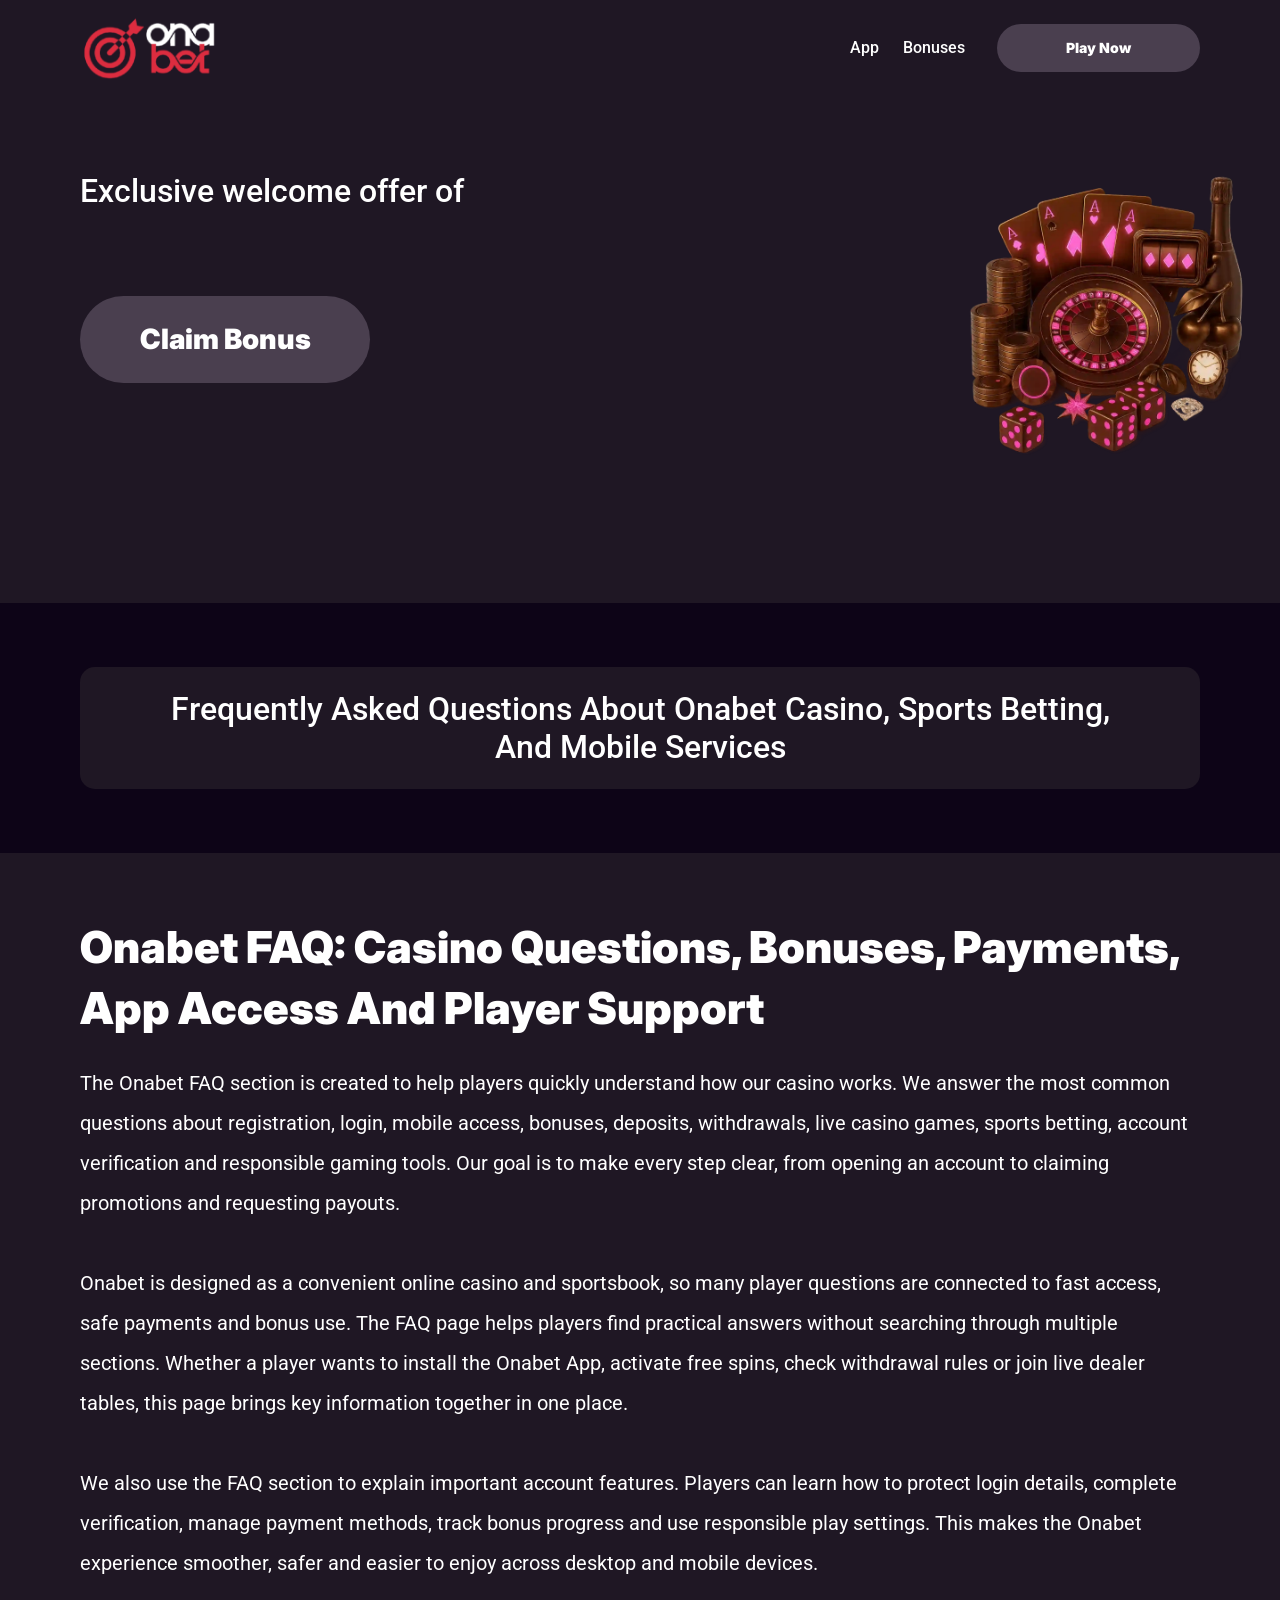
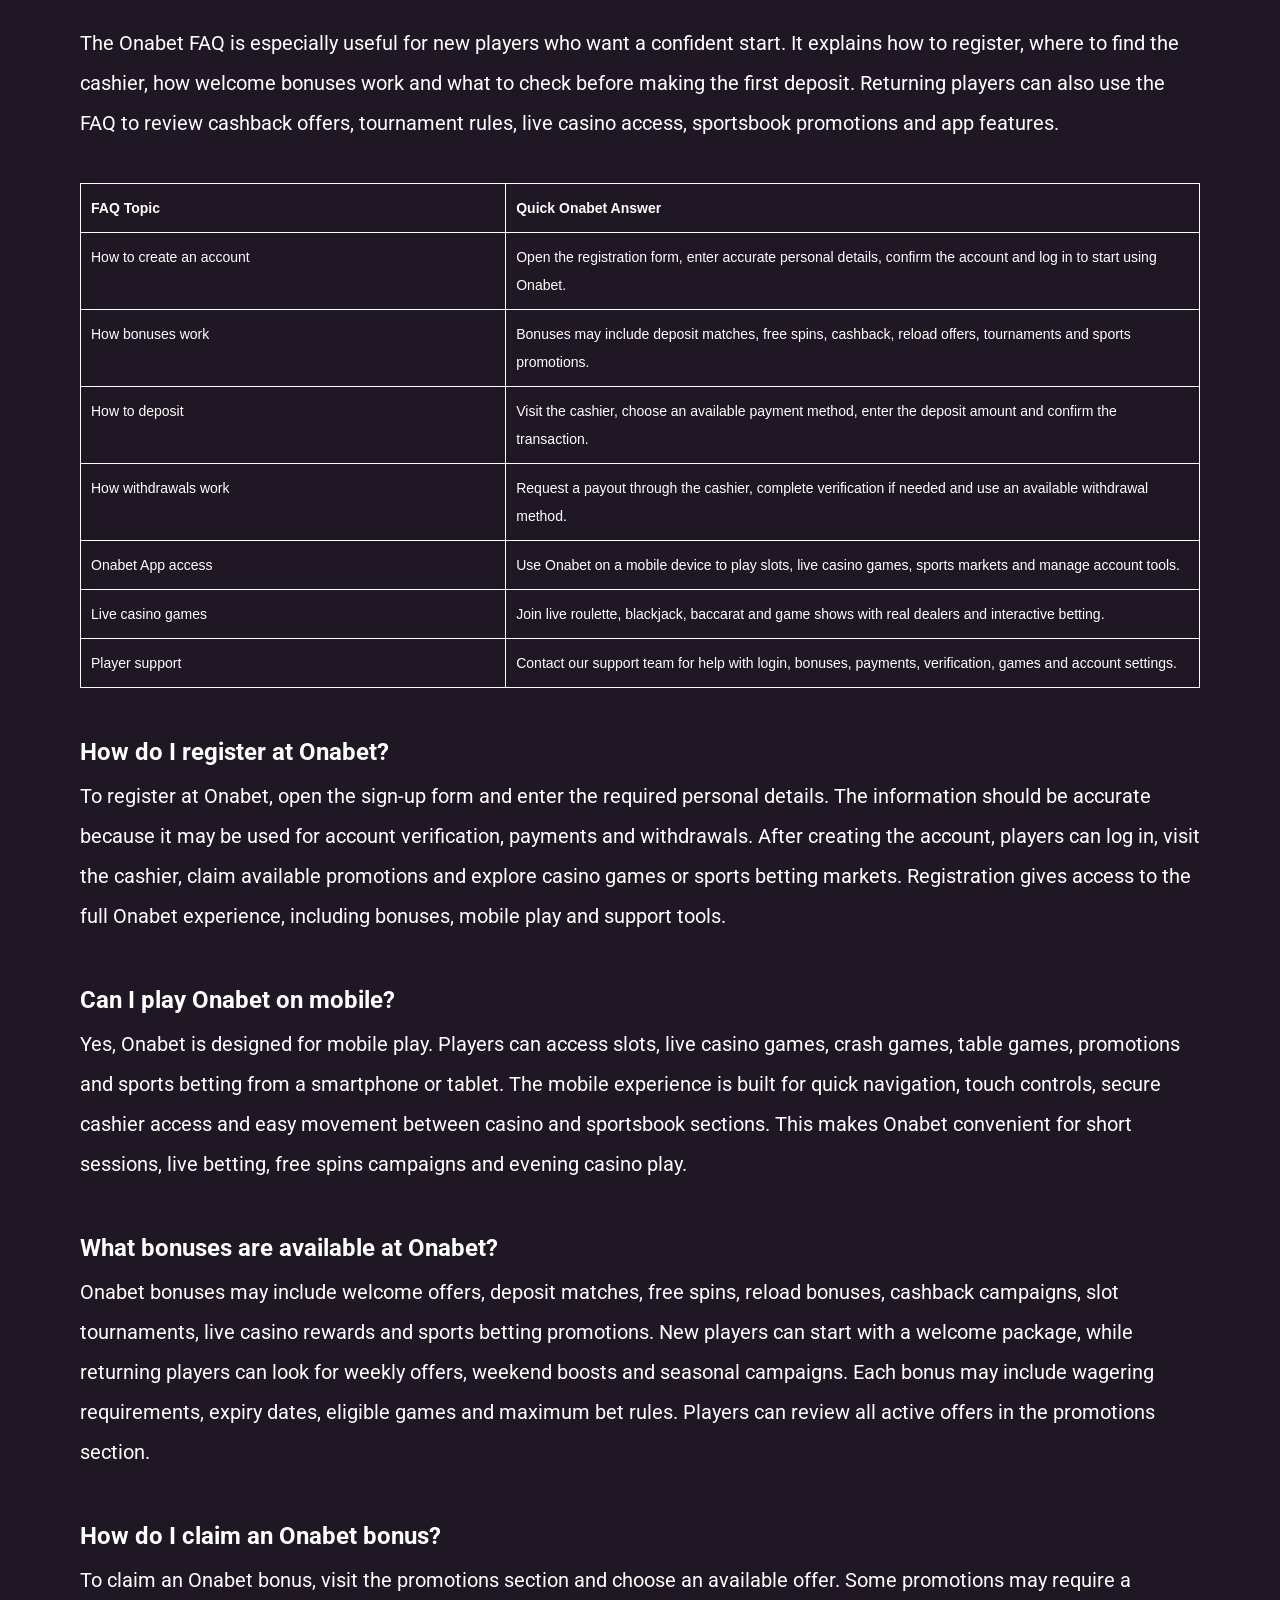
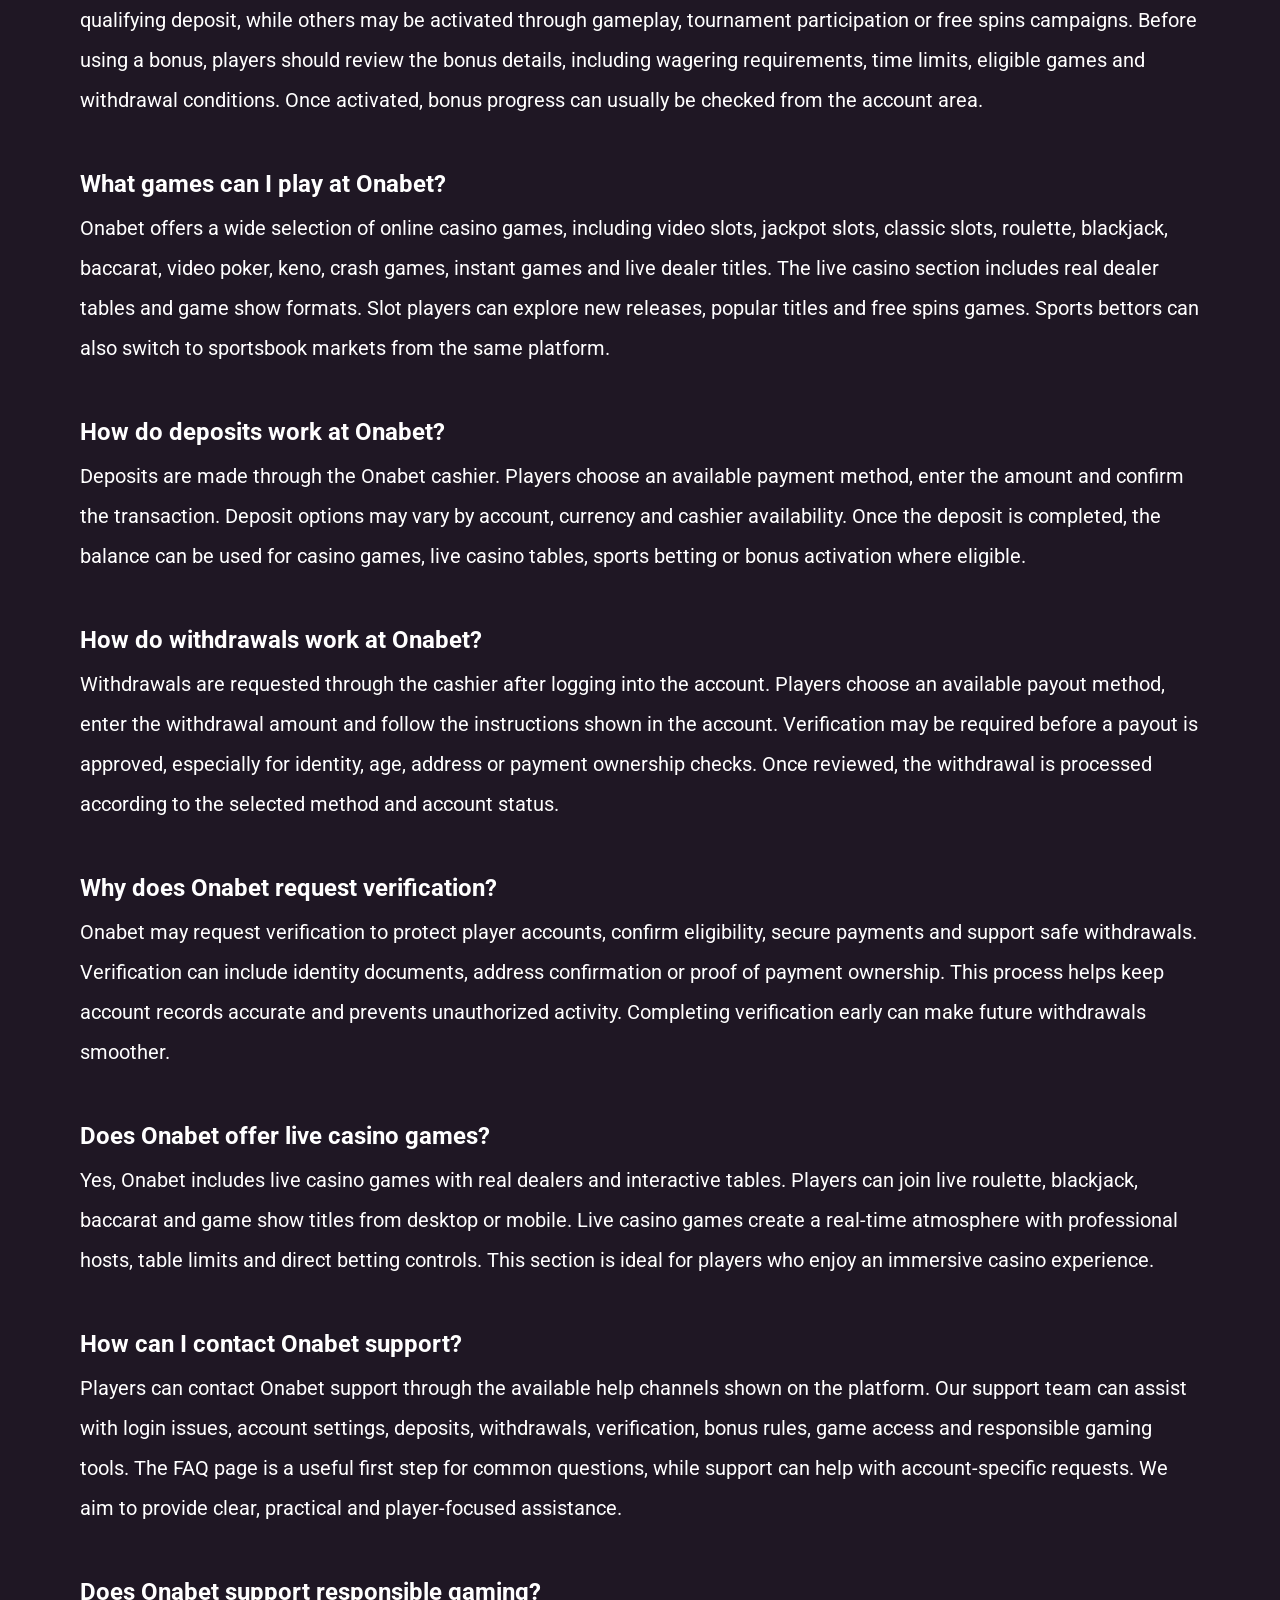
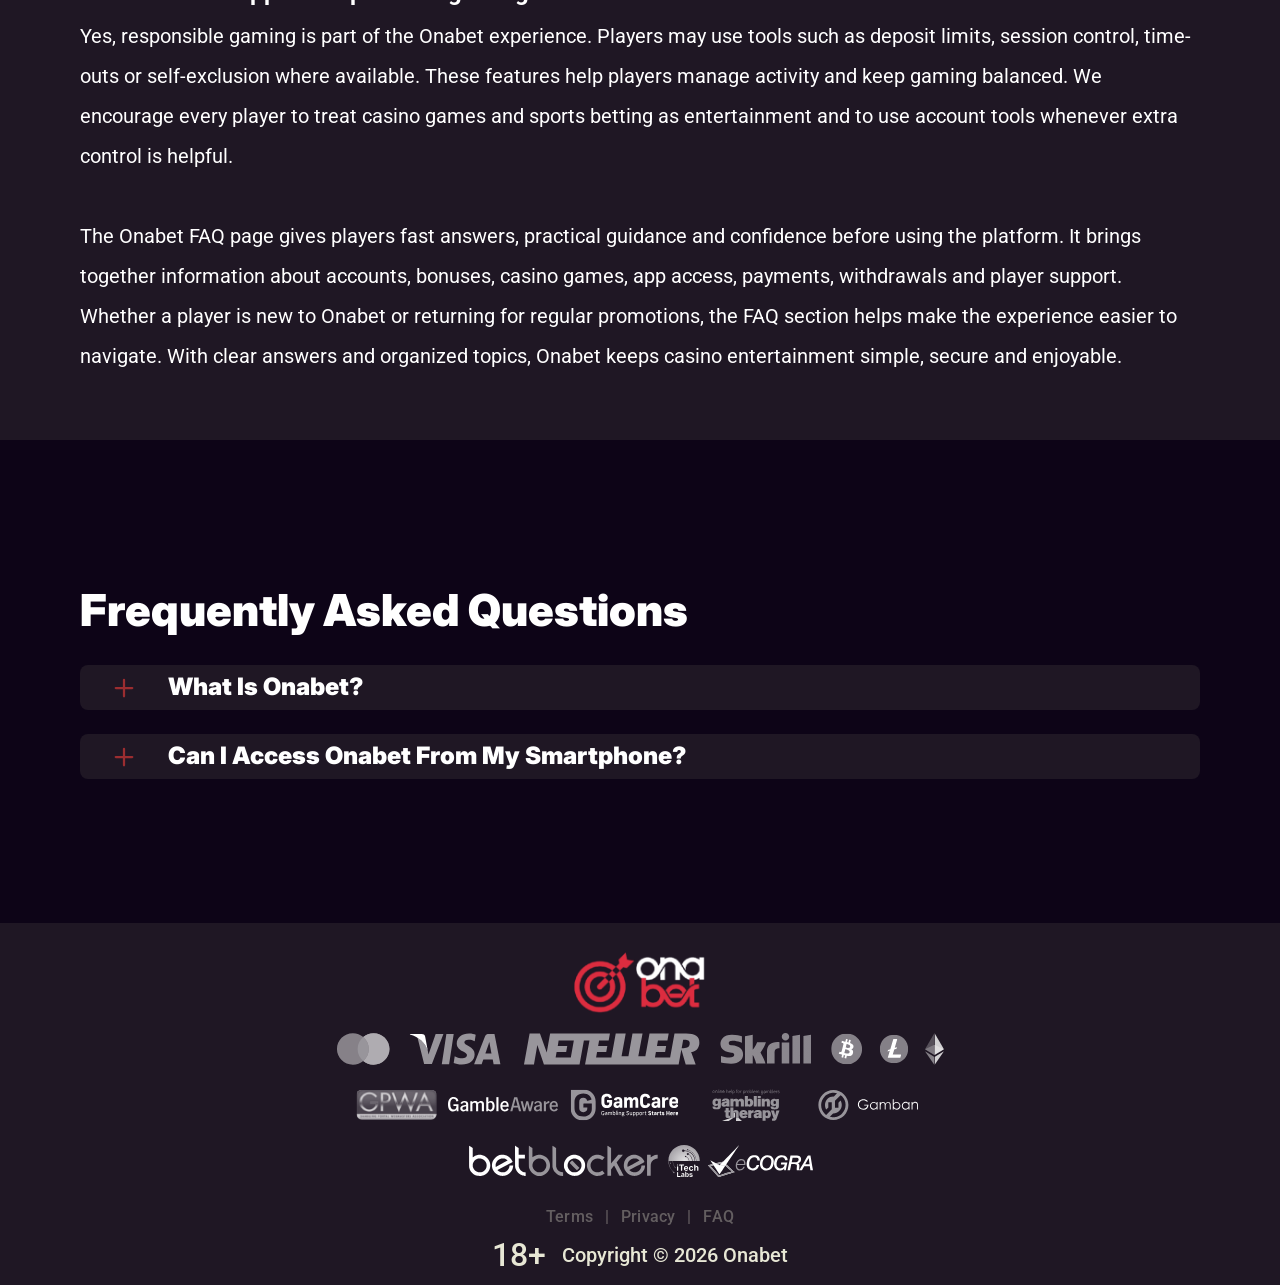
<file: faq.html>
<!DOCTYPE html>
<html lang="en">

<head>
    <meta charset="utf-8">

    <script src="./common.js"></script>
    <script src="./pages.js"></script>

    <link rel="manifest" href="./manifest.json">

    <link rel="preconnect" href="https://fonts.googleapis.com" />
    <link rel="preconnect" href="https://fonts.gstatic.com" crossorigin />
    <!-- Google Fonts -->
    <link
            href="https://fonts.googleapis.com/css2?family=Inter:wght@300;400;500;600;700&display=swap"
            rel="stylesheet"
    />

    <!-- Google Fonts -->
    <link
            href="https://fonts.googleapis.com/css2?family=Roboto:wght@300;400;500;600;700&display=swap"
            rel="stylesheet"
    />

    <meta name="viewport" content="width=device-width, initial-scale=1, minimum-scale=1, maximum-scale=2">
    <link rel="preload" as="image" href="_assets/images/1781505822-logo.svg" fetchpriority="high">
    <link rel="stylesheet" href="./normalize.css">
    <link rel="stylesheet" href="./index.css">
    <meta name="theme-color" content="">
    <title>Onabet FAQ – Complete Help and Support Center</title>
    <meta name="description"
          content="Find detailed answers about Onabet accounts, mobile access, payments, casino games, sports betting, security features, promotions, and customer support.">
    <link rel="canonical" href="https://onabet-online.com/faq">
    <meta property="og:title" content="Onabet FAQ – Complete Help and Support Center">
    <meta property="og:description"
          content="Find detailed answers about Onabet accounts, mobile access, payments, casino games, sports betting, security features, promotions, and customer support.">
    <meta property="og:url" content="https://onabet-online.com/faq">
    <meta property="og:site_name" content="Onabet FAQ – Complete Help and Support Center">
    <meta property="og:locale" content="en">
    <meta property="og:image" content="_assets/images/1781505813-main.webp">
    <meta property="og:image:width" content="1200">
    <meta property="og:image:height" content="630">
    <meta property="og:type" content="website">
    <meta name="twitter:card" content="summary_large_image">
    <meta name="twitter:site" content="onabet-online.com/faq">
    <meta name="twitter:title" content="Onabet FAQ – Complete Help and Support Center">
    <meta name="twitter:description"
          content="Find detailed answers about Onabet accounts, mobile access, payments, casino games, sports betting, security features, promotions, and customer support.">
    <meta name="twitter:image" content="_assets/images/1781505813-main.webp">
    <meta name="twitter:image:width" content="1200">
    <meta name="twitter:image:height" content="630">
    <link rel="icon" href="_assets/images/1781505816-favicon.svg" type="image/x-icon" sizes="16x16">
    <meta name="language" content="en">
    <link rel="apple-touch-icon" href="_assets/images/1781505801-favicon.svg" sizes="96x96">
    <link rel="icon" href="_assets/images/1781505801-favicon.svg" type="image/webp" sizes="192x192">

    <link rel="preload" href="_assets/images/1781505850-main.webp" as="image" fetchpriority="high">

</head>

<body>
<svg
        style="display: none"
        xmlns="http://www.w3.org/2000/svg"
        width="1em"
        height="1em"
        viewBox="0 0 256 256"
>
    <symbol id="minus-icon" viewBox="0 0 256 256">
        <path
                fill="#9B2D30"
                d="M228 128a12 12 0 0 1-12 12H40a12 12 0 0 1 0-24h176a12 12 0 0 1 12 12"
        />
    </symbol>
</svg>

<svg
        style="display: none"
        xmlns="http://www.w3.org/2000/svg"
        width="1em"
        height="1em"
        viewBox="0 0 32 32"
>
    <symbol id="globe-icon" viewBox="0 0 32 32">
        <path
                fill="#4A3F4F"
                d="M32.032 16c0-8.501-6.677-15.472-15.072-15.969-0.173-0.019-0.346-0.032-0.523-0.032-0.052 0-0.104 0.005-0.156 0.007-0.093-0.002-0.186-0.007-0.281-0.007-8.84 0-16.032 7.178-16.032 16.001s7.192 16.001 16.032 16.001c0.094 0 0.188-0.006 0.281-0.008 0.052 0.002 0.104 0.008 0.156 0.008 0.176 0 0.349-0.012 0.523-0.032 8.395-0.497 15.072-7.468 15.072-15.969zM29.049 21.151c-0.551-0.16-1.935-0.507-4.377-0.794 0.202-1.381 0.313-2.84 0.313-4.357 0-1.196-0.069-2.354-0.197-3.469 3.094-0.37 4.45-0.835 4.54-0.867l-0.372-1.050c0.695 1.659 1.080 3.478 1.080 5.386 0 1.818-0.352 3.555-0.987 5.151zM8.921 16c0-1.119 0.074-2.212 0.21-3.263 1.621 0.127 3.561 0.222 5.839 0.243v6.939c-2.219 0.021-4.114 0.111-5.709 0.234-0.22-1.319-0.34-2.715-0.34-4.154zM16.967 2.132c2.452 0.711 4.552 4.115 5.492 8.628-1.512 0.12-3.332 0.209-5.492 0.229v-8.857zM14.971 2.156v8.832c-2.136-0.021-3.965-0.109-5.502-0.226 0.96-4.457 3.076-7.836 5.502-8.606zM14.971 21.913l0 7.929c-2.263-0.718-4.256-3.705-5.293-7.719 1.492-0.11 3.253-0.189 5.292-0.21zM16.967 29.868l-0-7.955c2.061 0.020 3.814 0.102 5.288 0.217-1.019 4.067-3 7.076-5.288 7.738zM16.967 19.92l0-6.939c2.291-0.021 4.218-0.118 5.818-0.25 0.131 1.053 0.203 2.147 0.203 3.268 0 1.442-0.116 2.84-0.329 4.16-1.575-0.128-3.462-0.219-5.692-0.24zM28.588 9.81c-0.302 0.094-1.564 0.453-4.094 0.751-0.564-2.998-1.584-5.561-2.91-7.412 3.048 1.325 5.535 3.697 7.005 6.661zM11.213 2.831c-1.632 1.873-2.963 4.568-3.691 7.754-2.265-0.245-3.623-0.534-4.166-0.665 1.585-3.27 4.407-5.836 7.856-7.088zM2.614 11.787c0.385 0.104 1.841 0.467 4.549 0.766-0.155 1.107-0.24 2.26-0.24 3.447 0 1.509 0.136 2.96 0.383 4.334-2.325 0.251-3.755 0.552-4.396 0.706-0.607-1.566-0.944-3.264-0.944-5.041 0-1.467 0.228-2.883 0.649-4.213zM3.784 22.886c0.727-0.154 2.029-0.39 3.956-0.591 0.759 2.803 1.993 5.175 3.473 6.874-3.16-1.148-5.79-3.398-7.429-6.282v0zM21.583 28.849c1.195-1.665 2.14-3.907 2.728-6.525 1.982 0.227 3.226 0.494 3.853 0.652-1.5 2.596-3.808 4.669-6.581 5.873z">
        </path>
    </symbol>
</svg>

<svg width="32" height="31" viewBox="0 0 32 31" fill="none" xmlns="http://www.w3.org/2000/svg">
    <symbol id="star-icon" viewBox="0 0 32 31">
        <path d="M10.0431 24.5932L15.8898 21.0667L21.7365 24.6396L20.2052 17.9577L25.3559 13.5031L18.5811 12.8999L15.8898 6.58913L13.1985 12.8535L6.42371 13.4567L11.5744 17.9577L10.0431 24.5932ZM15.8898 25.4285L8.187 30.0687C7.84672 30.2853 7.49096 30.3781 7.11975 30.3471C6.74853 30.3162 6.42371 30.1925 6.1453 29.9759C5.86688 29.7594 5.65034 29.489 5.49566 29.1648C5.34099 28.8406 5.31005 28.4768 5.40286 28.0734L7.44456 19.3034L0.623417 13.4103C0.314068 13.1319 0.121034 12.8145 0.0443157 12.4581C-0.0324028 12.1017 -0.00951111 11.754 0.112991 11.415C0.235493 11.0759 0.421103 10.7975 0.669819 10.5797C0.918536 10.362 1.25882 10.2227 1.69067 10.1621L10.6927 9.37327L14.1729 1.11366C14.3276 0.742438 14.5676 0.464023 14.8931 0.278414C15.2185 0.0928044 15.5507 0 15.8898 0C16.2288 0 16.5611 0.0928044 16.8865 0.278414C17.2119 0.464023 17.452 0.742438 17.6067 1.11366L21.0869 9.37327L30.0889 10.1621C30.522 10.224 30.8623 10.3632 31.1098 10.5797C31.3572 10.7963 31.5428 11.0747 31.6666 11.415C31.7903 11.7553 31.8138 12.1036 31.7371 12.46C31.6604 12.8163 31.4667 13.1331 31.1562 13.4103L24.335 19.3034L26.3767 28.0734C26.4695 28.4756 26.4386 28.8394 26.2839 29.1648C26.1292 29.4902 25.9127 29.7606 25.6343 29.9759C25.3559 30.1912 25.0311 30.315 24.6598 30.3471C24.2886 30.3793 23.9329 30.2865 23.5926 30.0687L15.8898 25.4285Z" fill="#9B2D30"/>
    </symbol>
</svg>

<svg
        xmlns="http://www.w3.org/2000/svg"
        width="1em"
        height="1em"
        viewBox="0 0 256 256"
>
    <symbol id="plus-icon" viewBox="0 0 256 256">
        <path
                fill="#9B2D30"
                d="M228 128a12 12 0 0 1-12 12h-76v76a12 12 0 0 1-24 0v-76H40a12 12 0 0 1 0-24h76V40a12 12 0 0 1 24 0v76h76a12 12 0 0 1 12 12"
        />
    </symbol>
</svg>

<svg
        width="33"
        height="32"
        viewBox="0 0 33 32"
        fill="none"
        xmlns="http://www.w3.org/2000/svg"
>
    <symbol id="play-icon" viewBox="0 0 33 32">
        <path
                d="M16.8334 0.0786133C7.9606 0.0786133 0.767578 7.20678 0.767578 15.9998C0.767578 24.7929 7.9606 31.921 16.8334 31.921C25.7061 31.921 32.8992 24.7929 32.8992 15.9998C32.8992 7.20678 25.7061 0.0786133 16.8334 0.0786133ZM22.3861 16.8438L14.3532 21.8192C14.1907 21.9197 14.0059 21.9703 13.821 21.9703C13.6536 21.9703 13.4859 21.929 13.3342 21.8454C13.015 21.67 12.8169 21.3372 12.8169 20.9752V11.0244C12.8169 10.6625 13.015 10.3296 13.3342 10.1543C13.6533 9.97788 14.0436 9.98857 14.3532 10.1805L22.3861 15.1559C22.6796 15.3381 22.858 15.6568 22.858 15.9998C22.858 16.3428 22.6796 16.6616 22.3861 16.8438Z"
                fill="#4A3F4F"
        />
    </symbol>
</svg>

<svg
        width="20"
        height="20"
        viewBox="0 0 20 20"
        fill="none"
        xmlns="http://www.w3.org/2000/svg"
>
    <symbol id="information-outline" viewBox="0 0 20 20">
        <path
                d="M9 7H11V5H9V7ZM10 18C5.59 18 2 14.41 2 10C2 5.59 5.59 2 10 2C14.41 2 18 5.59 18 10C18 14.41 14.41 18 10 18ZM10 0C8.68678 0 7.38642 0.258658 6.17317 0.761205C4.95991 1.26375 3.85752 2.00035 2.92893 2.92893C1.05357 4.8043 0 7.34784 0 10C0 12.6522 1.05357 15.1957 2.92893 17.0711C3.85752 17.9997 4.95991 18.7362 6.17317 19.2388C7.38642 19.7413 8.68678 20 10 20C12.6522 20 15.1957 18.9464 17.0711 17.0711C18.9464 15.1957 20 12.6522 20 10C20 8.68678 19.7413 7.38642 19.2388 6.17317C18.7362 4.95991 17.9997 3.85752 17.0711 2.92893C16.1425 2.00035 15.0401 1.26375 13.8268 0.761205C12.6136 0.258658 11.3132 0 10 0ZM9 15H11V9H9V15Z"
                fill="#ffffff"
        />
    </symbol>
</svg>

<div class="wrapper">
    <header class="header" id="top">
        <div class="headerBlock">
            <div class="headerLogoContainer"><a href="/" aria-label="Main page"><img class="header__logo logo"
                                                                                                     src="_assets/images/1781505822-logo.svg" alt="Onabet" /></a></div>

            <div class="navBlockMain">

                <!-- Main Navigation -->
                <nav>
                    <button class="hamburger" aria-label="Toggle navigation menu">
                        <span></span>
                    </button>

                    <ul class="nav__list nav__list--header">

                        <li><a href="index">index</a></li>
                        <li><a href="app">App</a></li>
                        <li><a href="bonuses">Bonuses</a></li>
                        <li><a href="terms">Terms</a></li>
                        <li><a href="privacy">Privacy</a></li>
                        <li><a href="faq">FAQ</a></li>

                    </ul>
                </nav>
                <!-- CTA buttons -->
                <div class="btn__list">

                    <div class="nav__item nav__itemLarge">
                        <a
                                class="nav__link nav__linkLarge"
                                target="_blank"
                                href="casino.html?id=example-offer-id"
                                aria-label="Play Now"
                                id="navPlayNow"
                        >
                            Play Now
                        </a>
                    </div>
                </div>
            </div>
        </div>
    </header>
    <main class="main">
        <section class="heroContainer">
            <div class="hero">
                <div class="heroBlock block">
                    <div class="heroGroup">
                        <div class="heroTextGroup">
                            <p class="heroText heroTextDesktop">Exclusive welcome offer of</p>
                            <p class="heroText heroTextMobile">Exclusive welcome bonus of</p>
                            <p class="heroText heroTextBonus" id="bonusText"></p>
                        </div><a target="_blank" class="heroLink" id="bonusLink" href="/" aria-label="Play game"><span
                            class="heroButton btn btn--large">Claim Bonus</span></a>
                    </div>
                </div>
            </div>
            <div class="heroUnder">
                <h1 class="heroText heroMainTitle">Frequently Asked Questions About Onabet Casino, Sports Betting, and Mobile Services</h1>
            </div>
        </section>
        <div class="historyCircleContainer">
            <section class="history">
                <div class="container">
                    <div class="historyBlock block">
                        <h2 class="historyTitle title">Onabet FAQ: Casino Questions, Bonuses, Payments, App Access and Player Support</h2>
                        <div class="historyDescription">

<p>
The Onabet FAQ section is created to help players quickly understand how our casino works. We answer the most common questions about registration, login, mobile access, bonuses, deposits, withdrawals, live casino games, sports betting, account verification and responsible gaming tools. Our goal is to make every step clear, from opening an account to claiming promotions and requesting payouts.
</p>

<br>
<p>
Onabet is designed as a convenient online casino and sportsbook, so many player questions are connected to fast access, safe payments and bonus use. The FAQ page helps players find practical answers without searching through multiple sections. Whether a player wants to install the Onabet App, activate free spins, check withdrawal rules or join live dealer tables, this page brings key information together in one place.
</p>

<br>
<p>
We also use the FAQ section to explain important account features. Players can learn how to protect login details, complete verification, manage payment methods, track bonus progress and use responsible play settings. This makes the Onabet experience smoother, safer and easier to enjoy across desktop and mobile devices.
</p>

<br>
<p>
The Onabet FAQ is especially useful for new players who want a confident start. It explains how to register, where to find the cashier, how welcome bonuses work and what to check before making the first deposit. Returning players can also use the FAQ to review cashback offers, tournament rules, live casino access, sportsbook promotions and app features.
</p>

<br>

<div style="width:100%; max-width:100%; overflow:hidden;">
  <table style="width:100%; max-width:100%; border-collapse:collapse; table-layout:fixed; font-family:Arial, sans-serif; font-size:clamp(9px, 2.2vw, 14px); color:#ffffff; background:transparent;">
    <tr>
      <th style="width:38%; border:1px solid #ffffff; padding:clamp(5px, 1.5vw, 10px); text-align:left; vertical-align:top; color:#ffffff; background:transparent; word-break:break-word;">
        FAQ Topic
      </th>
      <th style="width:62%; border:1px solid #ffffff; padding:clamp(5px, 1.5vw, 10px); text-align:left; vertical-align:top; color:#ffffff; background:transparent; word-break:break-word;">
        Quick Onabet Answer
      </th>
    </tr>
    <tr>
      <td style="border:1px solid #ffffff; padding:clamp(5px, 1.5vw, 10px); vertical-align:top; color:#ffffff; background:transparent; word-break:break-word;">
        How to create an account
      </td>
      <td style="border:1px solid #ffffff; padding:clamp(5px, 1.5vw, 10px); vertical-align:top; color:#ffffff; background:transparent; word-break:break-word;">
        Open the registration form, enter accurate personal details, confirm the account and log in to start using Onabet.
      </td>
    </tr>
    <tr>
      <td style="border:1px solid #ffffff; padding:clamp(5px, 1.5vw, 10px); vertical-align:top; color:#ffffff; background:transparent; word-break:break-word;">
        How bonuses work
      </td>
      <td style="border:1px solid #ffffff; padding:clamp(5px, 1.5vw, 10px); vertical-align:top; color:#ffffff; background:transparent; word-break:break-word;">
        Bonuses may include deposit matches, free spins, cashback, reload offers, tournaments and sports promotions.
      </td>
    </tr>
    <tr>
      <td style="border:1px solid #ffffff; padding:clamp(5px, 1.5vw, 10px); vertical-align:top; color:#ffffff; background:transparent; word-break:break-word;">
        How to deposit
      </td>
      <td style="border:1px solid #ffffff; padding:clamp(5px, 1.5vw, 10px); vertical-align:top; color:#ffffff; background:transparent; word-break:break-word;">
        Visit the cashier, choose an available payment method, enter the deposit amount and confirm the transaction.
      </td>
    </tr>
    <tr>
      <td style="border:1px solid #ffffff; padding:clamp(5px, 1.5vw, 10px); vertical-align:top; color:#ffffff; background:transparent; word-break:break-word;">
        How withdrawals work
      </td>
      <td style="border:1px solid #ffffff; padding:clamp(5px, 1.5vw, 10px); vertical-align:top; color:#ffffff; background:transparent; word-break:break-word;">
        Request a payout through the cashier, complete verification if needed and use an available withdrawal method.
      </td>
    </tr>
    <tr>
      <td style="border:1px solid #ffffff; padding:clamp(5px, 1.5vw, 10px); vertical-align:top; color:#ffffff; background:transparent; word-break:break-word;">
        Onabet App access
      </td>
      <td style="border:1px solid #ffffff; padding:clamp(5px, 1.5vw, 10px); vertical-align:top; color:#ffffff; background:transparent; word-break:break-word;">
        Use Onabet on a mobile device to play slots, live casino games, sports markets and manage account tools.
      </td>
    </tr>
    <tr>
      <td style="border:1px solid #ffffff; padding:clamp(5px, 1.5vw, 10px); vertical-align:top; color:#ffffff; background:transparent; word-break:break-word;">
        Live casino games
      </td>
      <td style="border:1px solid #ffffff; padding:clamp(5px, 1.5vw, 10px); vertical-align:top; color:#ffffff; background:transparent; word-break:break-word;">
        Join live roulette, blackjack, baccarat and game shows with real dealers and interactive betting.
      </td>
    </tr>
    <tr>
      <td style="border:1px solid #ffffff; padding:clamp(5px, 1.5vw, 10px); vertical-align:top; color:#ffffff; background:transparent; word-break:break-word;">
        Player support
      </td>
      <td style="border:1px solid #ffffff; padding:clamp(5px, 1.5vw, 10px); vertical-align:top; color:#ffffff; background:transparent; word-break:break-word;">
        Contact our support team for help with login, bonuses, payments, verification, games and account settings.
      </td>
    </tr>
  </table>
</div>

<br>

<h3 style="font-weight: bold; font-size: 24px;">
How do I register at Onabet?
</h3>
<p>
To register at Onabet, open the sign-up form and enter the required personal details. The information should be accurate because it may be used for account verification, payments and withdrawals. After creating the account, players can log in, visit the cashier, claim available promotions and explore casino games or sports betting markets. Registration gives access to the full Onabet experience, including bonuses, mobile play and support tools.
</p>

<br>
<h3 style="font-weight: bold; font-size: 24px;">
Can I play Onabet on mobile?
</h3>
<p>
Yes, Onabet is designed for mobile play. Players can access slots, live casino games, crash games, table games, promotions and sports betting from a smartphone or tablet. The mobile experience is built for quick navigation, touch controls, secure cashier access and easy movement between casino and sportsbook sections. This makes Onabet convenient for short sessions, live betting, free spins campaigns and evening casino play.
</p>

<br>
<h3 style="font-weight: bold; font-size: 24px;">
What bonuses are available at Onabet?
</h3>
<p>
Onabet bonuses may include welcome offers, deposit matches, free spins, reload bonuses, cashback campaigns, slot tournaments, live casino rewards and sports betting promotions. New players can start with a welcome package, while returning players can look for weekly offers, weekend boosts and seasonal campaigns. Each bonus may include wagering requirements, expiry dates, eligible games and maximum bet rules. Players can review all active offers in the promotions section.
</p>

<br>
<h3 style="font-weight: bold; font-size: 24px;">
How do I claim an Onabet bonus?
</h3>
<p>
To claim an Onabet bonus, visit the promotions section and choose an available offer. Some promotions may require a qualifying deposit, while others may be activated through gameplay, tournament participation or free spins campaigns. Before using a bonus, players should review the bonus details, including wagering requirements, time limits, eligible games and withdrawal conditions. Once activated, bonus progress can usually be checked from the account area.
</p>

<br>
<h3 style="font-weight: bold; font-size: 24px;">
What games can I play at Onabet?
</h3>
<p>
Onabet offers a wide selection of online casino games, including video slots, jackpot slots, classic slots, roulette, blackjack, baccarat, video poker, keno, crash games, instant games and live dealer titles. The live casino section includes real dealer tables and game show formats. Slot players can explore new releases, popular titles and free spins games. Sports bettors can also switch to sportsbook markets from the same platform.
</p>

<br>
<h3 style="font-weight: bold; font-size: 24px;">
How do deposits work at Onabet?
</h3>
<p>
Deposits are made through the Onabet cashier. Players choose an available payment method, enter the amount and confirm the transaction. Deposit options may vary by account, currency and cashier availability. Once the deposit is completed, the balance can be used for casino games, live casino tables, sports betting or bonus activation where eligible.
</p>

<br>
<h3 style="font-weight: bold; font-size: 24px;">
How do withdrawals work at Onabet?
</h3>
<p>
Withdrawals are requested through the cashier after logging into the account. Players choose an available payout method, enter the withdrawal amount and follow the instructions shown in the account. Verification may be required before a payout is approved, especially for identity, age, address or payment ownership checks. Once reviewed, the withdrawal is processed according to the selected method and account status.
</p>

<br>
<h3 style="font-weight: bold; font-size: 24px;">
Why does Onabet request verification?
</h3>
<p>
Onabet may request verification to protect player accounts, confirm eligibility, secure payments and support safe withdrawals. Verification can include identity documents, address confirmation or proof of payment ownership. This process helps keep account records accurate and prevents unauthorized activity. Completing verification early can make future withdrawals smoother.
</p>

<br>
<h3 style="font-weight: bold; font-size: 24px;">
Does Onabet offer live casino games?
</h3>
<p>
Yes, Onabet includes live casino games with real dealers and interactive tables. Players can join live roulette, blackjack, baccarat and game show titles from desktop or mobile. Live casino games create a real-time atmosphere with professional hosts, table limits and direct betting controls. This section is ideal for players who enjoy an immersive casino experience.
</p>

<br>
<h3 style="font-weight: bold; font-size: 24px;">
How can I contact Onabet support?
</h3>
<p>
Players can contact Onabet support through the available help channels shown on the platform. Our support team can assist with login issues, account settings, deposits, withdrawals, verification, bonus rules, game access and responsible gaming tools. The FAQ page is a useful first step for common questions, while support can help with account-specific requests. We aim to provide clear, practical and player-focused assistance.
</p>

<br>
<h3 style="font-weight: bold; font-size: 24px;">
Does Onabet support responsible gaming?
</h3>
<p>
Yes, responsible gaming is part of the Onabet experience. Players may use tools such as deposit limits, session control, time-outs or self-exclusion where available. These features help players manage activity and keep gaming balanced. We encourage every player to treat casino games and sports betting as entertainment and to use account tools whenever extra control is helpful.
</p>

<br>
<p>
The Onabet FAQ page gives players fast answers, practical guidance and confidence before using the platform. It brings together information about accounts, bonuses, casino games, app access, payments, withdrawals and player support. Whether a player is new to Onabet or returning for regular promotions, the FAQ section helps make the experience easier to navigate. With clear answers and organized topics, Onabet keeps casino entertainment simple, secure and enjoyable.
</p></div>
                    </div>
                </div>
            </section>
        </div>
        <section class="faq">
            <div class="container">
                <div class="faqBlock block">
                    <h2 class="faqTitle title"><span>Frequently Asked Questions</span></h2>
                    <div class="faqGroup"><input class="faqInput" type="checkbox" id="what_is_onabet"/><label
                            class="faqLabel" for="what_is_onabet">

                        <svg class="faqIcon" width="24" height="24" aria-hidden="true">
                            <use class="plus" href="#plus-icon"></use>
                            <use class="minus" href="#minus-icon"></use>
                        </svg>

                        <span class="gradientContainer"> What is Onabet? </span></label>
                        <div class="faqContent">
                            <p>Onabet is an online platform that offers casino entertainment and sports betting services for eligible players.</p>
                        </div>
                    </div>
                    <div class="faqGroup"><input class="faqInput" type="checkbox" id="can_i_access_onabet_from_my_smartphone"/><label
                            class="faqLabel" for="can_i_access_onabet_from_my_smartphone">

                        <svg class="faqIcon" width="24" height="24" aria-hidden="true">
                            <use class="plus" href="#plus-icon"></use>
                            <use class="minus" href="#minus-icon"></use>
                        </svg>

                        <span class="gradientContainer"> Can I access Onabet from my smartphone? </span></label>
                        <div class="faqContent">
                            <p>Yes, our platform is fully optimized for mobile devices.</p>
                        </div>
                    </div>
                </div>
            </div>
        </section>
    </main>
</div>

<footer class="footer">
    <div class="footerContainer">
        <div class="footerTop">
            <div class="footerLogoContainer"><a href="https://onabet-online.com/faq" aria-label="Main page"><img class="footer__logo"
                                                                                                     src="_assets/images/1781505831-logo.svg" alt="" width="140"
                                                                                                     height="48" /></a></div>
            <div class="footerPay">
                <div class="payBlock"><img class="payElementGrey"
                                           src="./assets/images/footer/payment/masterCard.svg" alt="MasterCard" /><img
                        class="payElementColor" src="./assets/images/footer/payment/masterCard--color.svg"
                        alt="MasterCard" title="MasterCard in Onabet" /></div>
                <div class="payBlock"><img class="payElementGrey" src="./assets/images/footer/payment/visa.svg"
                                           alt="Visa" /><img class="payElementColor"
                                                             src="./assets/images/footer/payment/visa--color.svg" alt="Visa" title="Visa in Onabet" /></div>
                <div class="payBlock"><img class="payElementGrey" src="./assets/images/footer/payment/neteller.svg"
                                           alt="Neteller" /><img class="payElementColor"
                                                                 src="./assets/images/footer/payment/neteller--color.svg" alt="Neteller" title="Neteller in Onabet" /></div>
                <div class="payBlock"><img class="payElementGrey" src="./assets/images/footer/payment/skrill.svg"
                                           alt="Skrill" /><img class="payElementColor"
                                                               src="./assets/images/footer/payment/skrill--color.svg" alt="Skrill" title="Skrill in Onabet" /></div>
                <div class="payBlock"><img class="payElementGrey" src="./assets/images/footer/payment/bitcoin.svg"
                                           alt="Bitcoin" /><img class="payElementColor"
                                                                src="./assets/images/footer/payment/bitcoin--color.svg" alt="Bitcoin" title="Bitcoin in Onabet" /></div>
                <div class="payBlock"><img class="payElementGrey" src="./assets/images/footer/payment/litecoin.svg"
                                           alt="Litecoin" /><img class="payElementColor"
                                                                 src="./assets/images/footer/payment/litecoin--color.svg" alt="Litecoin" title="Litecoin in Onabet" /></div>
                <div class="payBlock"><img class="payElementGrey" src="./assets/images/footer/payment/ethereum.svg"
                                           alt="Etherium" /><img class="payElementColor"
                                                                 src="./assets/images/footer/payment/ethereum--color.svg" alt="Etherium" title="Etherium in Onabet" /></div>
            </div>
        </div>
        <div class="footerMiddle">
            <div class="footerOperator">
                <div class="operatorBlock"><img class="operatorElementGrey"
                                                src="./assets/images/footer/operator/gpwa.svg" alt="GPWA" /><img
                        class="operatorElementColor" src="./assets/images/footer/operator/gpwa--color.svg"
                        alt="GPWA" title="GPWA in Onabet" /></div>
                <div class="operatorBlock"><img class="operatorElementGrey"
                                                src="./assets/images/footer/operator/gambleaware.svg" alt="Gamble Aware" /><img
                        class="operatorElementColor" src="./assets/images/footer/operator/gambleaware--color.svg"
                        alt="Gamble Aware" title="Gamble Aware in Onabet" /></div>
                <div class="operatorBlock"><img class="operatorElementGrey"
                                                src="./assets/images/footer/operator/gamcare.svg" alt="Game care" /><img
                        class="operatorElementColor" src="./assets/images/footer/operator/gamcare--color.svg"
                        alt="Game care" title="Game care in Onabet" /></div>
                <div class="operatorBlock"><img class="operatorElementGrey"
                                                src="./assets/images/footer/operator/gambling-therapy.svg" alt="Gambling Therapy" /><img
                        class="operatorElementColor"
                        src="./assets/images/footer/operator/gambling-therapy--color.svg" alt="Gambling Therapy" title="Gambling Therapy in Onabet" />
                </div>
                <div class="operatorBlock"><img class="operatorElementGrey"
                                                src="./assets/images/footer/operator/gamban.svg" alt="Gamban" /><img
                        class="operatorElementColor" src="./assets/images/footer/operator/gamban--color.svg"
                        alt="Gamban" title="Gamban in Onabet" /></div>
                <div class="operatorBlock"><img class="operatorElementGrey"
                                                src="./assets/images/footer/operator/betblocker.svg" alt="BetBlocker" /><img
                        class="operatorElementColor" src="./assets/images/footer/operator/betblocker--color.svg"
                        alt="BetBlocker" title="BetBlocker in Onabet" /></div>
                <div class="operatorBlock"><img class="operatorElementGrey"
                                                src="./assets/images/footer/operator/itech_labs.svg" alt="ITech Labs" /><img
                        class="operatorElementColor" src="./assets/images/footer/operator/itech_labs--color.svg"
                        alt="ITech Labs" title="ITech Labs in Onabet" /></div>
                <div class="operatorBlock"><img class="operatorElementGrey"
                                                src="./assets/images/footer/operator/ecogra.svg" alt="Ecogra" /><img
                        class="operatorElementColor" src="./assets/images/footer/operator/ecogra--color.svg"
                        alt="Ecogra" title="Ecogra in Onabet" /></div>
            </div>
        </div>
        <div class="footerNavBlock">
            <nav>
                <ul class="nav__list--footer">

                    <li class="footer__navItem"><a href="index">index</a></li>
                    <li class="footer__navItem"><a href="app">App</a></li>
                    <li class="footer__navItem"><a href="bonuses">Bonuses</a></li>
                    <li class="footer__navItem"><a href="terms">Terms</a></li>
                    <li class="footer__navItem"><a href="privacy">Privacy</a></li>
                    <li class="footer__navItem"><a href="faq">FAQ</a></li>

                </ul>
            </nav>
        </div>
        <div class="footerBottom">
            <div class="footerBottomGroup">
                <p class="footerBottomAge">18+</p>
                <p class="footerBottomCopyright">Copyright © <span class="js-current-year"></span> Onabet </p>
            </div>
        </div>
    </div>
</footer>

<script>
    var playButtonName = "#play-icon";
    var informationOutlineName =
        "#information-outline";
    var topCasinoButtonText = "Claim Bonus";
    var welcomeBonusText = "Welcome bonus";
    var bonusDetailsButtonText = "";
    var playNowText = "";
    var maximumAmountText = "";
    var wagerText = "";
    var bonusCodeText = "";
    var depositText = "";
    var casinoName = "Onabet";
</script>

</body>
</html>
</file>
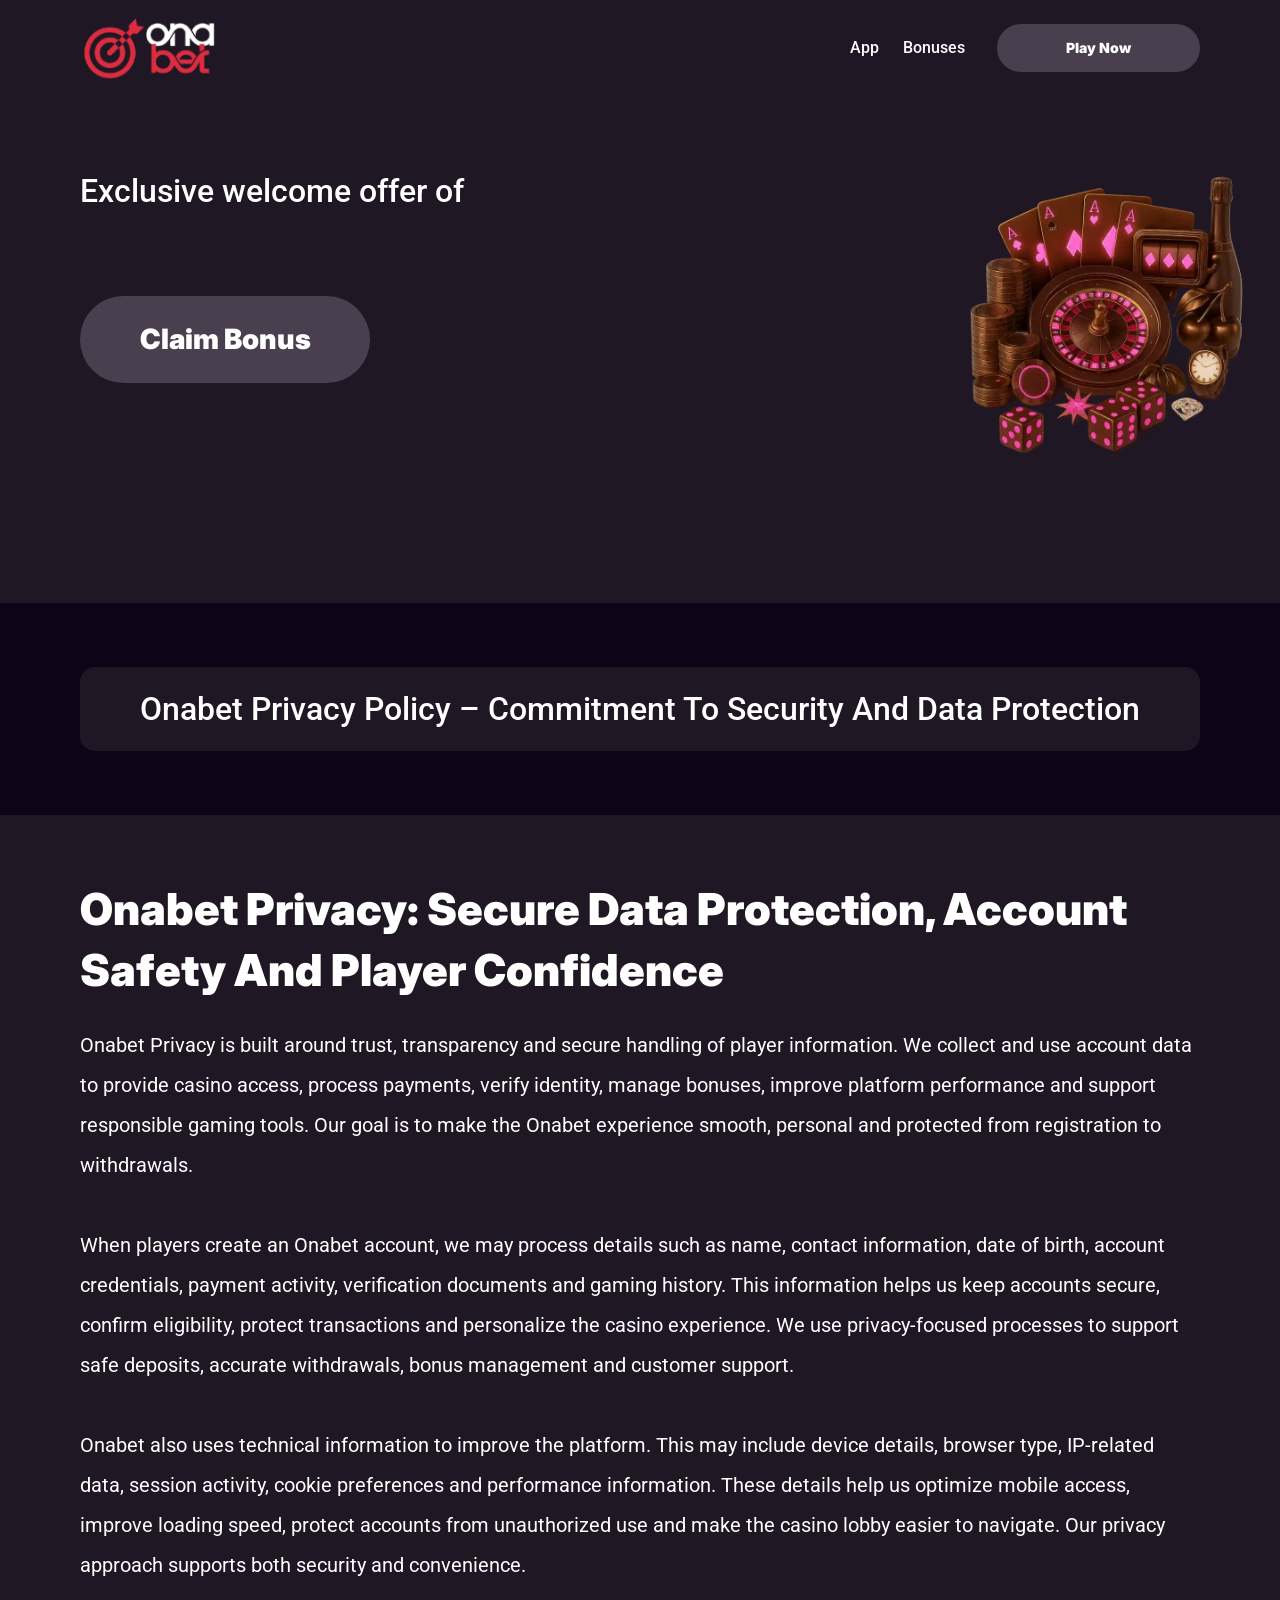
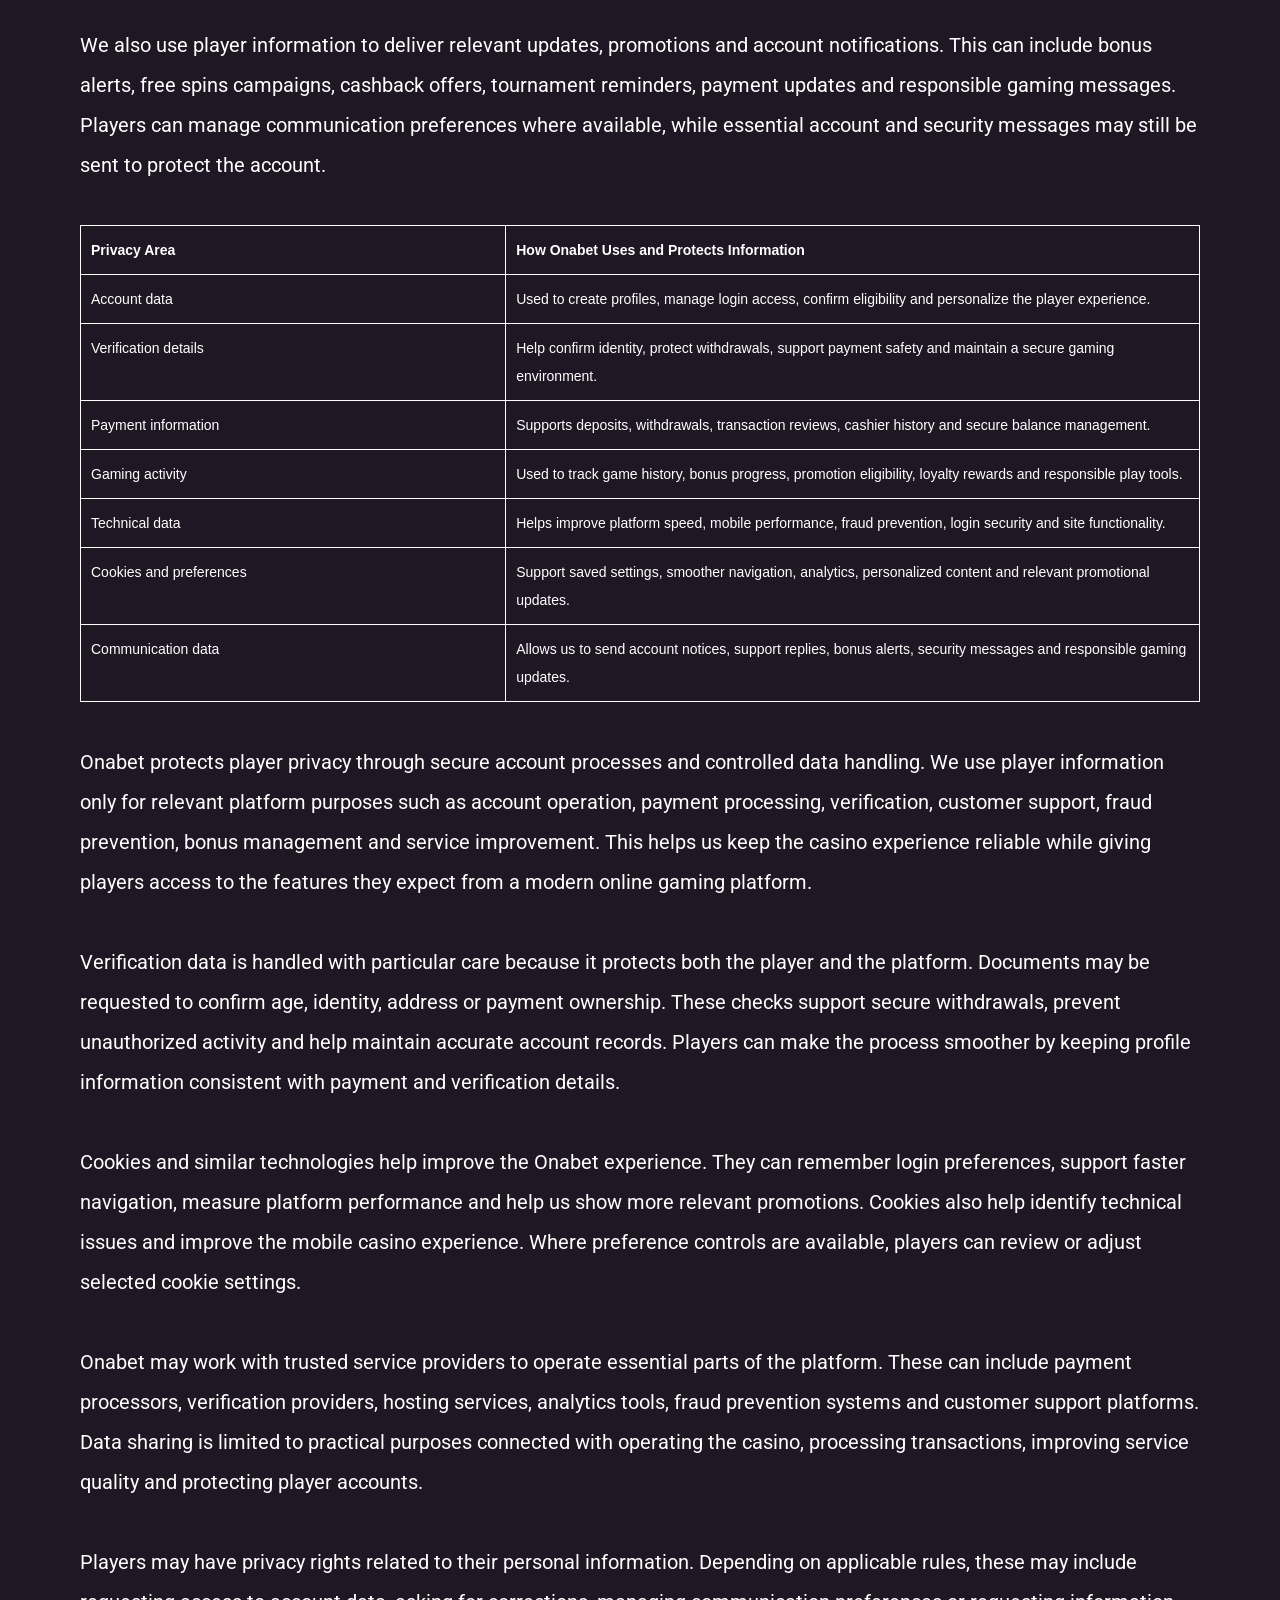
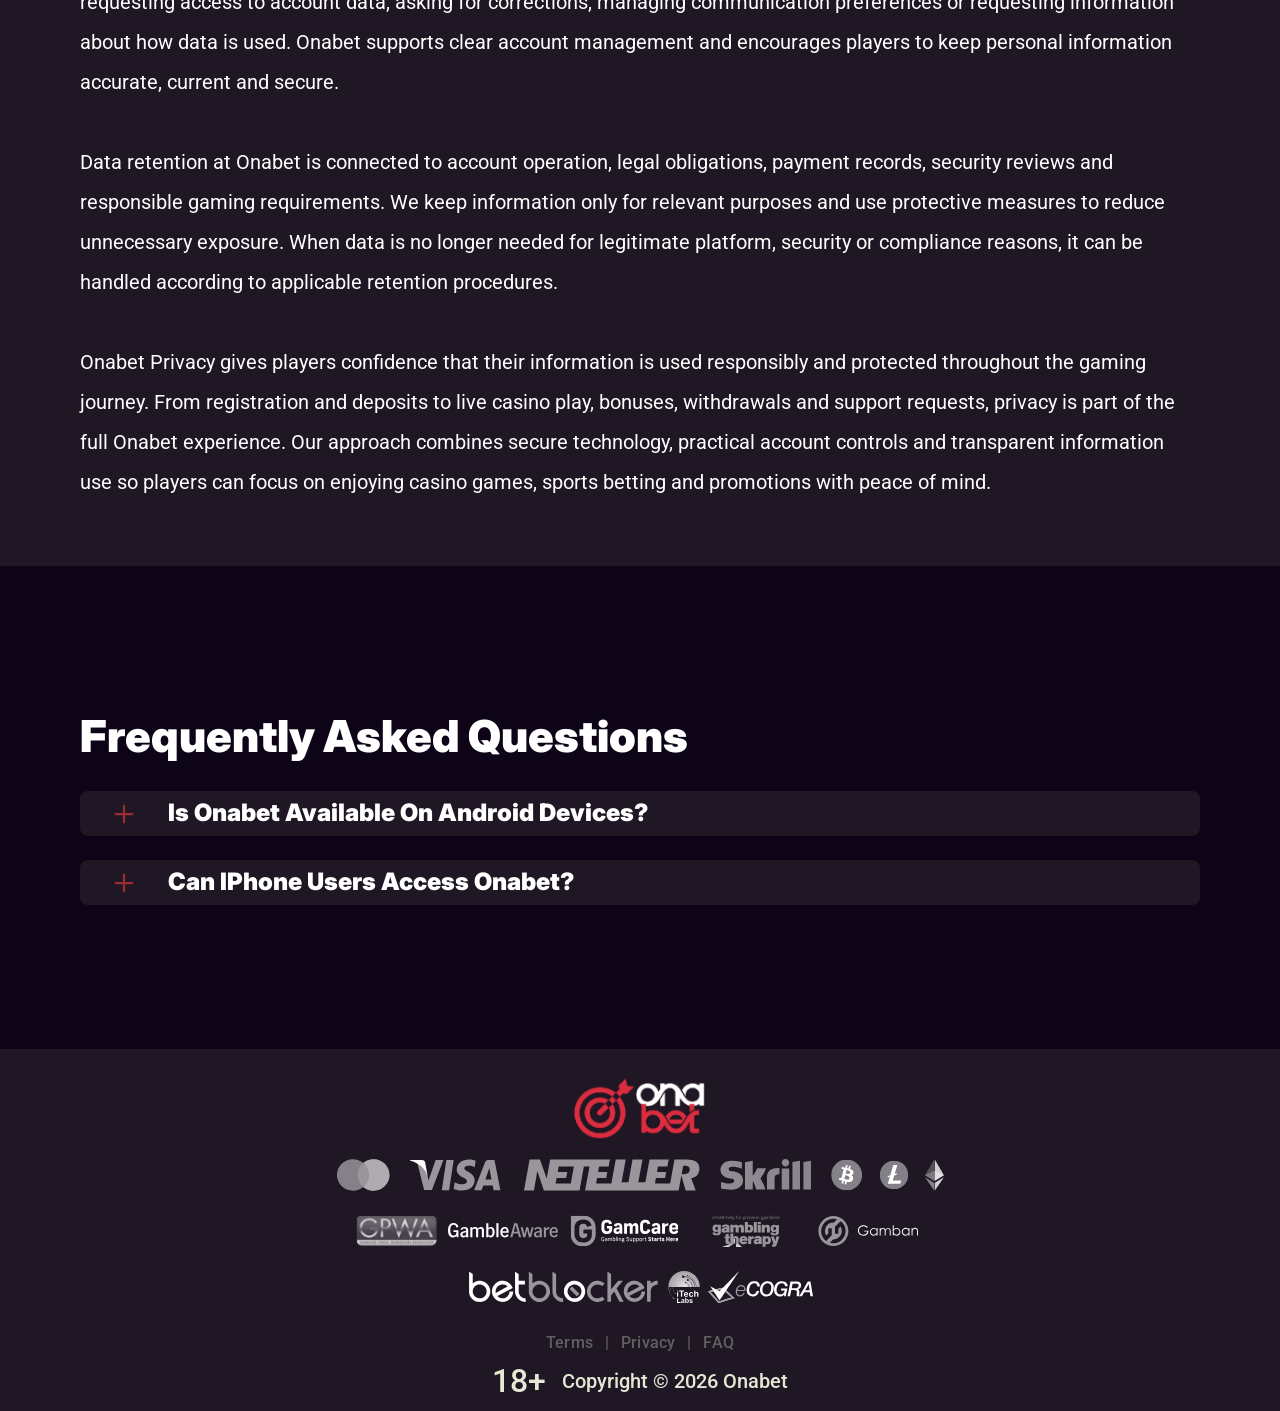
<file: privacy.html>
<!DOCTYPE html>
<html lang="en">

<head>
    <meta charset="utf-8">

    <script src="./common.js"></script>
    <script src="./pages.js"></script>

    <link rel="manifest" href="./manifest.json">

    <link rel="preconnect" href="https://fonts.googleapis.com" />
    <link rel="preconnect" href="https://fonts.gstatic.com" crossorigin />
    <!-- Google Fonts -->
    <link
            href="https://fonts.googleapis.com/css2?family=Inter:wght@300;400;500;600;700&display=swap"
            rel="stylesheet"
    />

    <!-- Google Fonts -->
    <link
            href="https://fonts.googleapis.com/css2?family=Roboto:wght@300;400;500;600;700&display=swap"
            rel="stylesheet"
    />

    <meta name="viewport" content="width=device-width, initial-scale=1, minimum-scale=1, maximum-scale=2">
    <link rel="preload" as="image" href="_assets/images/1781505822-logo.svg" fetchpriority="high">
    <link rel="stylesheet" href="./normalize.css">
    <link rel="stylesheet" href="./index.css">
    <meta name="theme-color" content="">
    <title>Onabet Privacy Policy and Personal Data Protection</title>
    <meta name="description"
          content="Learn how Onabet protects personal information through modern security systems, responsible data management practices, and advanced encryption technologies.">
    <link rel="canonical" href="https://onabet-online.com/privacy">
    <meta property="og:title" content="Onabet Privacy Policy and Personal Data Protection">
    <meta property="og:description"
          content="Learn how Onabet protects personal information through modern security systems, responsible data management practices, and advanced encryption technologies.">
    <meta property="og:url" content="https://onabet-online.com/privacy">
    <meta property="og:site_name" content="Onabet Privacy Policy and Personal Data Protection">
    <meta property="og:locale" content="en">
    <meta property="og:image" content="_assets/images/1781505813-main.webp">
    <meta property="og:image:width" content="1200">
    <meta property="og:image:height" content="630">
    <meta property="og:type" content="website">
    <meta name="twitter:card" content="summary_large_image">
    <meta name="twitter:site" content="onabet-online.com/privacy">
    <meta name="twitter:title" content="Onabet Privacy Policy and Personal Data Protection">
    <meta name="twitter:description"
          content="Learn how Onabet protects personal information through modern security systems, responsible data management practices, and advanced encryption technologies.">
    <meta name="twitter:image" content="_assets/images/1781505813-main.webp">
    <meta name="twitter:image:width" content="1200">
    <meta name="twitter:image:height" content="630">
    <link rel="icon" href="_assets/images/1781505816-favicon.svg" type="image/x-icon" sizes="16x16">
    <meta name="language" content="en">
    <link rel="apple-touch-icon" href="_assets/images/1781505801-favicon.svg" sizes="96x96">
    <link rel="icon" href="_assets/images/1781505801-favicon.svg" type="image/webp" sizes="192x192">

    <link rel="preload" href="_assets/images/1781505850-main.webp" as="image" fetchpriority="high">

</head>

<body>
<svg
        style="display: none"
        xmlns="http://www.w3.org/2000/svg"
        width="1em"
        height="1em"
        viewBox="0 0 256 256"
>
    <symbol id="minus-icon" viewBox="0 0 256 256">
        <path
                fill="#9B2D30"
                d="M228 128a12 12 0 0 1-12 12H40a12 12 0 0 1 0-24h176a12 12 0 0 1 12 12"
        />
    </symbol>
</svg>

<svg
        style="display: none"
        xmlns="http://www.w3.org/2000/svg"
        width="1em"
        height="1em"
        viewBox="0 0 32 32"
>
    <symbol id="globe-icon" viewBox="0 0 32 32">
        <path
                fill="#4A3F4F"
                d="M32.032 16c0-8.501-6.677-15.472-15.072-15.969-0.173-0.019-0.346-0.032-0.523-0.032-0.052 0-0.104 0.005-0.156 0.007-0.093-0.002-0.186-0.007-0.281-0.007-8.84 0-16.032 7.178-16.032 16.001s7.192 16.001 16.032 16.001c0.094 0 0.188-0.006 0.281-0.008 0.052 0.002 0.104 0.008 0.156 0.008 0.176 0 0.349-0.012 0.523-0.032 8.395-0.497 15.072-7.468 15.072-15.969zM29.049 21.151c-0.551-0.16-1.935-0.507-4.377-0.794 0.202-1.381 0.313-2.84 0.313-4.357 0-1.196-0.069-2.354-0.197-3.469 3.094-0.37 4.45-0.835 4.54-0.867l-0.372-1.050c0.695 1.659 1.080 3.478 1.080 5.386 0 1.818-0.352 3.555-0.987 5.151zM8.921 16c0-1.119 0.074-2.212 0.21-3.263 1.621 0.127 3.561 0.222 5.839 0.243v6.939c-2.219 0.021-4.114 0.111-5.709 0.234-0.22-1.319-0.34-2.715-0.34-4.154zM16.967 2.132c2.452 0.711 4.552 4.115 5.492 8.628-1.512 0.12-3.332 0.209-5.492 0.229v-8.857zM14.971 2.156v8.832c-2.136-0.021-3.965-0.109-5.502-0.226 0.96-4.457 3.076-7.836 5.502-8.606zM14.971 21.913l0 7.929c-2.263-0.718-4.256-3.705-5.293-7.719 1.492-0.11 3.253-0.189 5.292-0.21zM16.967 29.868l-0-7.955c2.061 0.020 3.814 0.102 5.288 0.217-1.019 4.067-3 7.076-5.288 7.738zM16.967 19.92l0-6.939c2.291-0.021 4.218-0.118 5.818-0.25 0.131 1.053 0.203 2.147 0.203 3.268 0 1.442-0.116 2.84-0.329 4.16-1.575-0.128-3.462-0.219-5.692-0.24zM28.588 9.81c-0.302 0.094-1.564 0.453-4.094 0.751-0.564-2.998-1.584-5.561-2.91-7.412 3.048 1.325 5.535 3.697 7.005 6.661zM11.213 2.831c-1.632 1.873-2.963 4.568-3.691 7.754-2.265-0.245-3.623-0.534-4.166-0.665 1.585-3.27 4.407-5.836 7.856-7.088zM2.614 11.787c0.385 0.104 1.841 0.467 4.549 0.766-0.155 1.107-0.24 2.26-0.24 3.447 0 1.509 0.136 2.96 0.383 4.334-2.325 0.251-3.755 0.552-4.396 0.706-0.607-1.566-0.944-3.264-0.944-5.041 0-1.467 0.228-2.883 0.649-4.213zM3.784 22.886c0.727-0.154 2.029-0.39 3.956-0.591 0.759 2.803 1.993 5.175 3.473 6.874-3.16-1.148-5.79-3.398-7.429-6.282v0zM21.583 28.849c1.195-1.665 2.14-3.907 2.728-6.525 1.982 0.227 3.226 0.494 3.853 0.652-1.5 2.596-3.808 4.669-6.581 5.873z">
        </path>
    </symbol>
</svg>

<svg width="32" height="31" viewBox="0 0 32 31" fill="none" xmlns="http://www.w3.org/2000/svg">
    <symbol id="star-icon" viewBox="0 0 32 31">
        <path d="M10.0431 24.5932L15.8898 21.0667L21.7365 24.6396L20.2052 17.9577L25.3559 13.5031L18.5811 12.8999L15.8898 6.58913L13.1985 12.8535L6.42371 13.4567L11.5744 17.9577L10.0431 24.5932ZM15.8898 25.4285L8.187 30.0687C7.84672 30.2853 7.49096 30.3781 7.11975 30.3471C6.74853 30.3162 6.42371 30.1925 6.1453 29.9759C5.86688 29.7594 5.65034 29.489 5.49566 29.1648C5.34099 28.8406 5.31005 28.4768 5.40286 28.0734L7.44456 19.3034L0.623417 13.4103C0.314068 13.1319 0.121034 12.8145 0.0443157 12.4581C-0.0324028 12.1017 -0.00951111 11.754 0.112991 11.415C0.235493 11.0759 0.421103 10.7975 0.669819 10.5797C0.918536 10.362 1.25882 10.2227 1.69067 10.1621L10.6927 9.37327L14.1729 1.11366C14.3276 0.742438 14.5676 0.464023 14.8931 0.278414C15.2185 0.0928044 15.5507 0 15.8898 0C16.2288 0 16.5611 0.0928044 16.8865 0.278414C17.2119 0.464023 17.452 0.742438 17.6067 1.11366L21.0869 9.37327L30.0889 10.1621C30.522 10.224 30.8623 10.3632 31.1098 10.5797C31.3572 10.7963 31.5428 11.0747 31.6666 11.415C31.7903 11.7553 31.8138 12.1036 31.7371 12.46C31.6604 12.8163 31.4667 13.1331 31.1562 13.4103L24.335 19.3034L26.3767 28.0734C26.4695 28.4756 26.4386 28.8394 26.2839 29.1648C26.1292 29.4902 25.9127 29.7606 25.6343 29.9759C25.3559 30.1912 25.0311 30.315 24.6598 30.3471C24.2886 30.3793 23.9329 30.2865 23.5926 30.0687L15.8898 25.4285Z" fill="#9B2D30"/>
    </symbol>
</svg>

<svg
        xmlns="http://www.w3.org/2000/svg"
        width="1em"
        height="1em"
        viewBox="0 0 256 256"
>
    <symbol id="plus-icon" viewBox="0 0 256 256">
        <path
                fill="#9B2D30"
                d="M228 128a12 12 0 0 1-12 12h-76v76a12 12 0 0 1-24 0v-76H40a12 12 0 0 1 0-24h76V40a12 12 0 0 1 24 0v76h76a12 12 0 0 1 12 12"
        />
    </symbol>
</svg>

<svg
        width="33"
        height="32"
        viewBox="0 0 33 32"
        fill="none"
        xmlns="http://www.w3.org/2000/svg"
>
    <symbol id="play-icon" viewBox="0 0 33 32">
        <path
                d="M16.8334 0.0786133C7.9606 0.0786133 0.767578 7.20678 0.767578 15.9998C0.767578 24.7929 7.9606 31.921 16.8334 31.921C25.7061 31.921 32.8992 24.7929 32.8992 15.9998C32.8992 7.20678 25.7061 0.0786133 16.8334 0.0786133ZM22.3861 16.8438L14.3532 21.8192C14.1907 21.9197 14.0059 21.9703 13.821 21.9703C13.6536 21.9703 13.4859 21.929 13.3342 21.8454C13.015 21.67 12.8169 21.3372 12.8169 20.9752V11.0244C12.8169 10.6625 13.015 10.3296 13.3342 10.1543C13.6533 9.97788 14.0436 9.98857 14.3532 10.1805L22.3861 15.1559C22.6796 15.3381 22.858 15.6568 22.858 15.9998C22.858 16.3428 22.6796 16.6616 22.3861 16.8438Z"
                fill="#4A3F4F"
        />
    </symbol>
</svg>

<svg
        width="20"
        height="20"
        viewBox="0 0 20 20"
        fill="none"
        xmlns="http://www.w3.org/2000/svg"
>
    <symbol id="information-outline" viewBox="0 0 20 20">
        <path
                d="M9 7H11V5H9V7ZM10 18C5.59 18 2 14.41 2 10C2 5.59 5.59 2 10 2C14.41 2 18 5.59 18 10C18 14.41 14.41 18 10 18ZM10 0C8.68678 0 7.38642 0.258658 6.17317 0.761205C4.95991 1.26375 3.85752 2.00035 2.92893 2.92893C1.05357 4.8043 0 7.34784 0 10C0 12.6522 1.05357 15.1957 2.92893 17.0711C3.85752 17.9997 4.95991 18.7362 6.17317 19.2388C7.38642 19.7413 8.68678 20 10 20C12.6522 20 15.1957 18.9464 17.0711 17.0711C18.9464 15.1957 20 12.6522 20 10C20 8.68678 19.7413 7.38642 19.2388 6.17317C18.7362 4.95991 17.9997 3.85752 17.0711 2.92893C16.1425 2.00035 15.0401 1.26375 13.8268 0.761205C12.6136 0.258658 11.3132 0 10 0ZM9 15H11V9H9V15Z"
                fill="#ffffff"
        />
    </symbol>
</svg>

<div class="wrapper">
    <header class="header" id="top">
        <div class="headerBlock">
            <div class="headerLogoContainer"><a href="/" aria-label="Main page"><img class="header__logo logo"
                                                                                                     src="_assets/images/1781505822-logo.svg" alt="Onabet" /></a></div>

            <div class="navBlockMain">

                <!-- Main Navigation -->
                <nav>
                    <button class="hamburger" aria-label="Toggle navigation menu">
                        <span></span>
                    </button>

                    <ul class="nav__list nav__list--header">

                        <li><a href="index">index</a></li>
                        <li><a href="app">App</a></li>
                        <li><a href="bonuses">Bonuses</a></li>
                        <li><a href="terms">Terms</a></li>
                        <li><a href="privacy">Privacy</a></li>
                        <li><a href="faq">FAQ</a></li>

                    </ul>
                </nav>
                <!-- CTA buttons -->
                <div class="btn__list">

                    <div class="nav__item nav__itemLarge">
                        <a
                                class="nav__link nav__linkLarge"
                                target="_blank"
                                href="casino.html?id=example-offer-id"
                                aria-label="Play Now"
                                id="navPlayNow"
                        >
                            Play Now
                        </a>
                    </div>
                </div>
            </div>
        </div>
    </header>
    <main class="main">
        <section class="heroContainer">
            <div class="hero">
                <div class="heroBlock block">
                    <div class="heroGroup">
                        <div class="heroTextGroup">
                            <p class="heroText heroTextDesktop">Exclusive welcome offer of</p>
                            <p class="heroText heroTextMobile">Exclusive welcome bonus of</p>
                            <p class="heroText heroTextBonus" id="bonusText"></p>
                        </div><a target="_blank" class="heroLink" id="bonusLink" href="/" aria-label="Play game"><span
                            class="heroButton btn btn--large">Claim Bonus</span></a>
                    </div>
                </div>
            </div>
            <div class="heroUnder">
                <h1 class="heroText heroMainTitle">Onabet Privacy Policy – Commitment to Security and Data Protection</h1>
            </div>
        </section>
        <div class="historyCircleContainer">
            <section class="history">
                <div class="container">
                    <div class="historyBlock block">
                        <h2 class="historyTitle title">Onabet Privacy: Secure Data Protection, Account Safety and Player Confidence</h2>
                        <div class="historyDescription">

<p>
Onabet Privacy is built around trust, transparency and secure handling of player information. We collect and use account data to provide casino access, process payments, verify identity, manage bonuses, improve platform performance and support responsible gaming tools. Our goal is to make the Onabet experience smooth, personal and protected from registration to withdrawals.
</p>
<br>
<p>
When players create an Onabet account, we may process details such as name, contact information, date of birth, account credentials, payment activity, verification documents and gaming history. This information helps us keep accounts secure, confirm eligibility, protect transactions and personalize the casino experience. We use privacy-focused processes to support safe deposits, accurate withdrawals, bonus management and customer support.
</p>
<br>
<p>
Onabet also uses technical information to improve the platform. This may include device details, browser type, IP-related data, session activity, cookie preferences and performance information. These details help us optimize mobile access, improve loading speed, protect accounts from unauthorized use and make the casino lobby easier to navigate. Our privacy approach supports both security and convenience.
</p>
<br>
<p>
We also use player information to deliver relevant updates, promotions and account notifications. This can include bonus alerts, free spins campaigns, cashback offers, tournament reminders, payment updates and responsible gaming messages. Players can manage communication preferences where available, while essential account and security messages may still be sent to protect the account.
</p>

<br>

<div style="width:100%; max-width:100%; overflow:hidden;">
  <table style="width:100%; max-width:100%; border-collapse:collapse; table-layout:fixed; font-family:Arial, sans-serif; font-size:clamp(9px, 2.2vw, 14px); color:#ffffff; background:transparent;">
    <tr>
      <th style="width:38%; border:1px solid #ffffff; padding:clamp(5px, 1.5vw, 10px); text-align:left; vertical-align:top; color:#ffffff; background:transparent; word-break:break-word;">
        Privacy Area
      </th>
      <th style="width:62%; border:1px solid #ffffff; padding:clamp(5px, 1.5vw, 10px); text-align:left; vertical-align:top; color:#ffffff; background:transparent; word-break:break-word;">
        How Onabet Uses and Protects Information
      </th>
    </tr>
    <tr>
      <td style="border:1px solid #ffffff; padding:clamp(5px, 1.5vw, 10px); vertical-align:top; color:#ffffff; background:transparent; word-break:break-word;">
        Account data
      </td>
      <td style="border:1px solid #ffffff; padding:clamp(5px, 1.5vw, 10px); vertical-align:top; color:#ffffff; background:transparent; word-break:break-word;">
        Used to create profiles, manage login access, confirm eligibility and personalize the player experience.
      </td>
    </tr>
    <tr>
      <td style="border:1px solid #ffffff; padding:clamp(5px, 1.5vw, 10px); vertical-align:top; color:#ffffff; background:transparent; word-break:break-word;">
        Verification details
      </td>
      <td style="border:1px solid #ffffff; padding:clamp(5px, 1.5vw, 10px); vertical-align:top; color:#ffffff; background:transparent; word-break:break-word;">
        Help confirm identity, protect withdrawals, support payment safety and maintain a secure gaming environment.
      </td>
    </tr>
    <tr>
      <td style="border:1px solid #ffffff; padding:clamp(5px, 1.5vw, 10px); vertical-align:top; color:#ffffff; background:transparent; word-break:break-word;">
        Payment information
      </td>
      <td style="border:1px solid #ffffff; padding:clamp(5px, 1.5vw, 10px); vertical-align:top; color:#ffffff; background:transparent; word-break:break-word;">
        Supports deposits, withdrawals, transaction reviews, cashier history and secure balance management.
      </td>
    </tr>
    <tr>
      <td style="border:1px solid #ffffff; padding:clamp(5px, 1.5vw, 10px); vertical-align:top; color:#ffffff; background:transparent; word-break:break-word;">
        Gaming activity
      </td>
      <td style="border:1px solid #ffffff; padding:clamp(5px, 1.5vw, 10px); vertical-align:top; color:#ffffff; background:transparent; word-break:break-word;">
        Used to track game history, bonus progress, promotion eligibility, loyalty rewards and responsible play tools.
      </td>
    </tr>
    <tr>
      <td style="border:1px solid #ffffff; padding:clamp(5px, 1.5vw, 10px); vertical-align:top; color:#ffffff; background:transparent; word-break:break-word;">
        Technical data
      </td>
      <td style="border:1px solid #ffffff; padding:clamp(5px, 1.5vw, 10px); vertical-align:top; color:#ffffff; background:transparent; word-break:break-word;">
        Helps improve platform speed, mobile performance, fraud prevention, login security and site functionality.
      </td>
    </tr>
    <tr>
      <td style="border:1px solid #ffffff; padding:clamp(5px, 1.5vw, 10px); vertical-align:top; color:#ffffff; background:transparent; word-break:break-word;">
        Cookies and preferences
      </td>
      <td style="border:1px solid #ffffff; padding:clamp(5px, 1.5vw, 10px); vertical-align:top; color:#ffffff; background:transparent; word-break:break-word;">
        Support saved settings, smoother navigation, analytics, personalized content and relevant promotional updates.
      </td>
    </tr>
    <tr>
      <td style="border:1px solid #ffffff; padding:clamp(5px, 1.5vw, 10px); vertical-align:top; color:#ffffff; background:transparent; word-break:break-word;">
        Communication data
      </td>
      <td style="border:1px solid #ffffff; padding:clamp(5px, 1.5vw, 10px); vertical-align:top; color:#ffffff; background:transparent; word-break:break-word;">
        Allows us to send account notices, support replies, bonus alerts, security messages and responsible gaming updates.
      </td>
    </tr>
  </table>
</div>

<br>

<p>
Onabet protects player privacy through secure account processes and controlled data handling. We use player information only for relevant platform purposes such as account operation, payment processing, verification, customer support, fraud prevention, bonus management and service improvement. This helps us keep the casino experience reliable while giving players access to the features they expect from a modern online gaming platform.
</p>
<br>
<p>
Verification data is handled with particular care because it protects both the player and the platform. Documents may be requested to confirm age, identity, address or payment ownership. These checks support secure withdrawals, prevent unauthorized activity and help maintain accurate account records. Players can make the process smoother by keeping profile information consistent with payment and verification details.
</p>
<br>
<p>
Cookies and similar technologies help improve the Onabet experience. They can remember login preferences, support faster navigation, measure platform performance and help us show more relevant promotions. Cookies also help identify technical issues and improve the mobile casino experience. Where preference controls are available, players can review or adjust selected cookie settings.
</p>
<br>
<p>
Onabet may work with trusted service providers to operate essential parts of the platform. These can include payment processors, verification providers, hosting services, analytics tools, fraud prevention systems and customer support platforms. Data sharing is limited to practical purposes connected with operating the casino, processing transactions, improving service quality and protecting player accounts.
</p>
<br>
<p>
Players may have privacy rights related to their personal information. Depending on applicable rules, these may include requesting access to account data, asking for corrections, managing communication preferences or requesting information about how data is used. Onabet supports clear account management and encourages players to keep personal information accurate, current and secure.
</p>
<br>
<p>
Data retention at Onabet is connected to account operation, legal obligations, payment records, security reviews and responsible gaming requirements. We keep information only for relevant purposes and use protective measures to reduce unnecessary exposure. When data is no longer needed for legitimate platform, security or compliance reasons, it can be handled according to applicable retention procedures.
</p>
<br>
<p>
Onabet Privacy gives players confidence that their information is used responsibly and protected throughout the gaming journey. From registration and deposits to live casino play, bonuses, withdrawals and support requests, privacy is part of the full Onabet experience. Our approach combines secure technology, practical account controls and transparent information use so players can focus on enjoying casino games, sports betting and promotions with peace of mind.
</p></div>
                    </div>
                </div>
            </section>
        </div>
        <section class="faq">
            <div class="container">
                <div class="faqBlock block">
                    <h2 class="faqTitle title"><span>Frequently Asked Questions</span></h2>
                    <div class="faqGroup"><input class="faqInput" type="checkbox" id="is_onabet_available_on_android_devices"/><label
                            class="faqLabel" for="is_onabet_available_on_android_devices">

                        <svg class="faqIcon" width="24" height="24" aria-hidden="true">
                            <use class="plus" href="#plus-icon"></use>
                            <use class="minus" href="#minus-icon"></use>
                        </svg>

                        <span class="gradientContainer"> Is Onabet available on Android devices? </span></label>
                        <div class="faqContent">
                            <p>Yes, Android users can access all major platform features through their mobile browsers.</p>
                        </div>
                    </div>
                    <div class="faqGroup"><input class="faqInput" type="checkbox" id="can_iphone_users_access_onabet"/><label
                            class="faqLabel" for="can_iphone_users_access_onabet">

                        <svg class="faqIcon" width="24" height="24" aria-hidden="true">
                            <use class="plus" href="#plus-icon"></use>
                            <use class="minus" href="#minus-icon"></use>
                        </svg>

                        <span class="gradientContainer"> Can iPhone users access Onabet? </span></label>
                        <div class="faqContent">
                            <p>Yes, our mobile platform is compatible with iOS devices.</p>
                        </div>
                    </div>
                </div>
            </div>
        </section>
    </main>
</div>

<footer class="footer">
    <div class="footerContainer">
        <div class="footerTop">
            <div class="footerLogoContainer"><a href="https://onabet-online.com/privacy" aria-label="Main page"><img class="footer__logo"
                                                                                                     src="_assets/images/1781505831-logo.svg" alt="" width="140"
                                                                                                     height="48" /></a></div>
            <div class="footerPay">
                <div class="payBlock"><img class="payElementGrey"
                                           src="./assets/images/footer/payment/masterCard.svg" alt="MasterCard" /><img
                        class="payElementColor" src="./assets/images/footer/payment/masterCard--color.svg"
                        alt="MasterCard" title="MasterCard in Onabet" /></div>
                <div class="payBlock"><img class="payElementGrey" src="./assets/images/footer/payment/visa.svg"
                                           alt="Visa" /><img class="payElementColor"
                                                             src="./assets/images/footer/payment/visa--color.svg" alt="Visa" title="Visa in Onabet" /></div>
                <div class="payBlock"><img class="payElementGrey" src="./assets/images/footer/payment/neteller.svg"
                                           alt="Neteller" /><img class="payElementColor"
                                                                 src="./assets/images/footer/payment/neteller--color.svg" alt="Neteller" title="Neteller in Onabet" /></div>
                <div class="payBlock"><img class="payElementGrey" src="./assets/images/footer/payment/skrill.svg"
                                           alt="Skrill" /><img class="payElementColor"
                                                               src="./assets/images/footer/payment/skrill--color.svg" alt="Skrill" title="Skrill in Onabet" /></div>
                <div class="payBlock"><img class="payElementGrey" src="./assets/images/footer/payment/bitcoin.svg"
                                           alt="Bitcoin" /><img class="payElementColor"
                                                                src="./assets/images/footer/payment/bitcoin--color.svg" alt="Bitcoin" title="Bitcoin in Onabet" /></div>
                <div class="payBlock"><img class="payElementGrey" src="./assets/images/footer/payment/litecoin.svg"
                                           alt="Litecoin" /><img class="payElementColor"
                                                                 src="./assets/images/footer/payment/litecoin--color.svg" alt="Litecoin" title="Litecoin in Onabet" /></div>
                <div class="payBlock"><img class="payElementGrey" src="./assets/images/footer/payment/ethereum.svg"
                                           alt="Etherium" /><img class="payElementColor"
                                                                 src="./assets/images/footer/payment/ethereum--color.svg" alt="Etherium" title="Etherium in Onabet" /></div>
            </div>
        </div>
        <div class="footerMiddle">
            <div class="footerOperator">
                <div class="operatorBlock"><img class="operatorElementGrey"
                                                src="./assets/images/footer/operator/gpwa.svg" alt="GPWA" /><img
                        class="operatorElementColor" src="./assets/images/footer/operator/gpwa--color.svg"
                        alt="GPWA" title="GPWA in Onabet" /></div>
                <div class="operatorBlock"><img class="operatorElementGrey"
                                                src="./assets/images/footer/operator/gambleaware.svg" alt="Gamble Aware" /><img
                        class="operatorElementColor" src="./assets/images/footer/operator/gambleaware--color.svg"
                        alt="Gamble Aware" title="Gamble Aware in Onabet" /></div>
                <div class="operatorBlock"><img class="operatorElementGrey"
                                                src="./assets/images/footer/operator/gamcare.svg" alt="Game care" /><img
                        class="operatorElementColor" src="./assets/images/footer/operator/gamcare--color.svg"
                        alt="Game care" title="Game care in Onabet" /></div>
                <div class="operatorBlock"><img class="operatorElementGrey"
                                                src="./assets/images/footer/operator/gambling-therapy.svg" alt="Gambling Therapy" /><img
                        class="operatorElementColor"
                        src="./assets/images/footer/operator/gambling-therapy--color.svg" alt="Gambling Therapy" title="Gambling Therapy in Onabet" />
                </div>
                <div class="operatorBlock"><img class="operatorElementGrey"
                                                src="./assets/images/footer/operator/gamban.svg" alt="Gamban" /><img
                        class="operatorElementColor" src="./assets/images/footer/operator/gamban--color.svg"
                        alt="Gamban" title="Gamban in Onabet" /></div>
                <div class="operatorBlock"><img class="operatorElementGrey"
                                                src="./assets/images/footer/operator/betblocker.svg" alt="BetBlocker" /><img
                        class="operatorElementColor" src="./assets/images/footer/operator/betblocker--color.svg"
                        alt="BetBlocker" title="BetBlocker in Onabet" /></div>
                <div class="operatorBlock"><img class="operatorElementGrey"
                                                src="./assets/images/footer/operator/itech_labs.svg" alt="ITech Labs" /><img
                        class="operatorElementColor" src="./assets/images/footer/operator/itech_labs--color.svg"
                        alt="ITech Labs" title="ITech Labs in Onabet" /></div>
                <div class="operatorBlock"><img class="operatorElementGrey"
                                                src="./assets/images/footer/operator/ecogra.svg" alt="Ecogra" /><img
                        class="operatorElementColor" src="./assets/images/footer/operator/ecogra--color.svg"
                        alt="Ecogra" title="Ecogra in Onabet" /></div>
            </div>
        </div>
        <div class="footerNavBlock">
            <nav>
                <ul class="nav__list--footer">

                    <li class="footer__navItem"><a href="index">index</a></li>
                    <li class="footer__navItem"><a href="app">App</a></li>
                    <li class="footer__navItem"><a href="bonuses">Bonuses</a></li>
                    <li class="footer__navItem"><a href="terms">Terms</a></li>
                    <li class="footer__navItem"><a href="privacy">Privacy</a></li>
                    <li class="footer__navItem"><a href="faq">FAQ</a></li>

                </ul>
            </nav>
        </div>
        <div class="footerBottom">
            <div class="footerBottomGroup">
                <p class="footerBottomAge">18+</p>
                <p class="footerBottomCopyright">Copyright © <span class="js-current-year"></span> Onabet </p>
            </div>
        </div>
    </div>
</footer>

<script>
    var playButtonName = "#play-icon";
    var informationOutlineName =
        "#information-outline";
    var topCasinoButtonText = "Claim Bonus";
    var welcomeBonusText = "Welcome bonus";
    var bonusDetailsButtonText = "";
    var playNowText = "";
    var maximumAmountText = "";
    var wagerText = "";
    var bonusCodeText = "";
    var depositText = "";
    var casinoName = "Onabet";
</script>

</body>
</html>
</file>
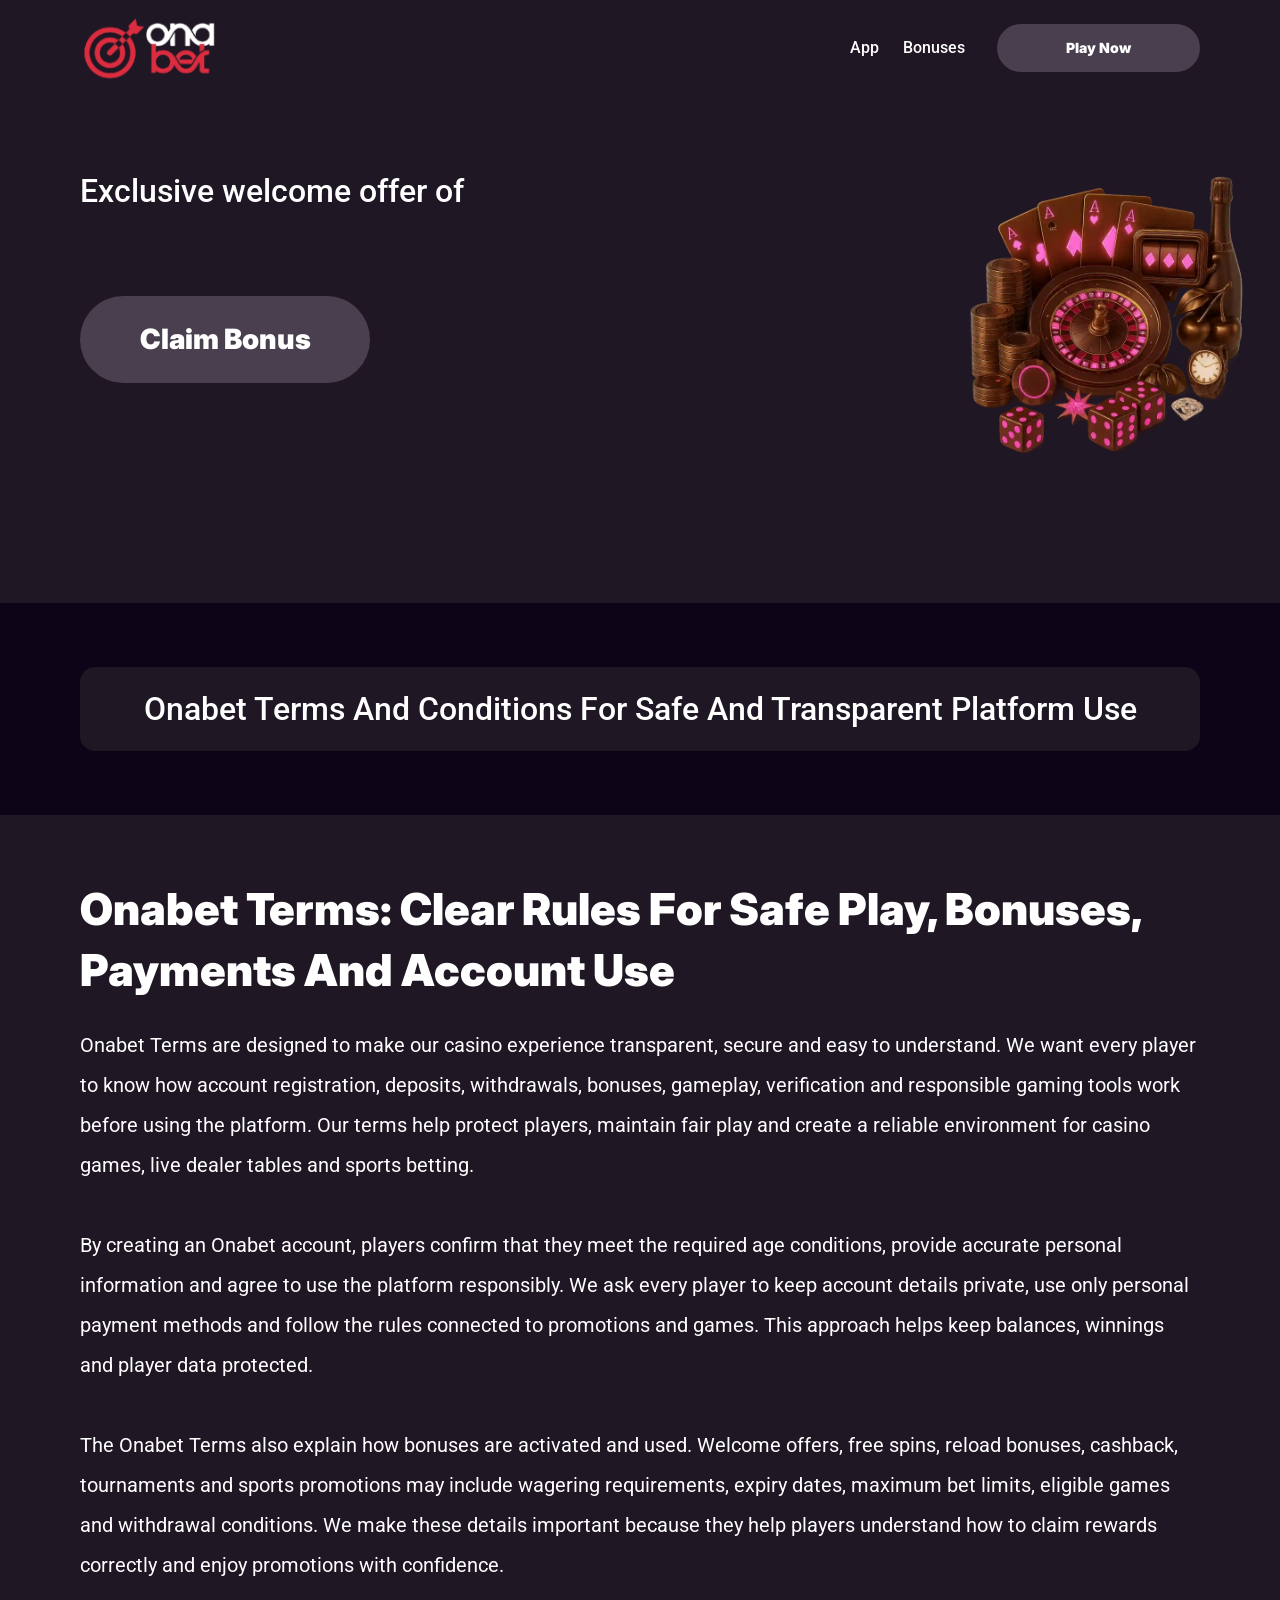
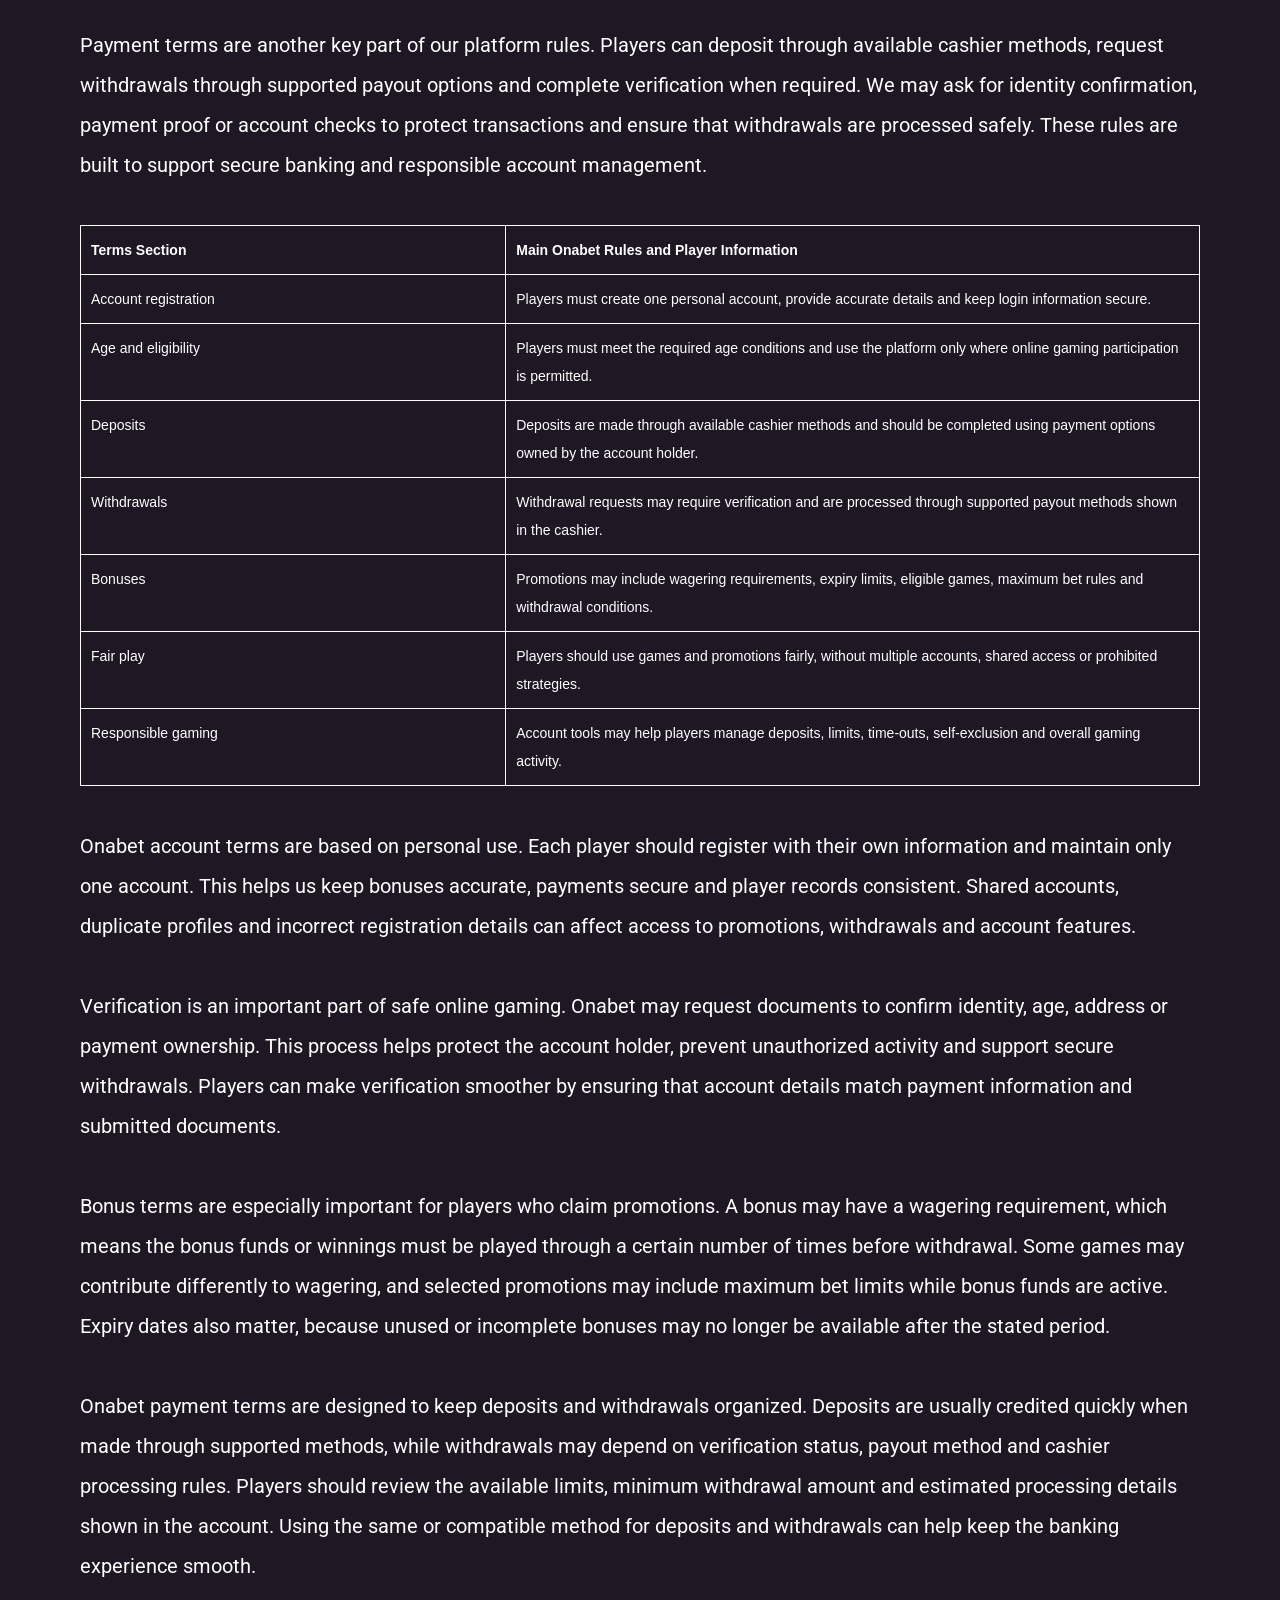
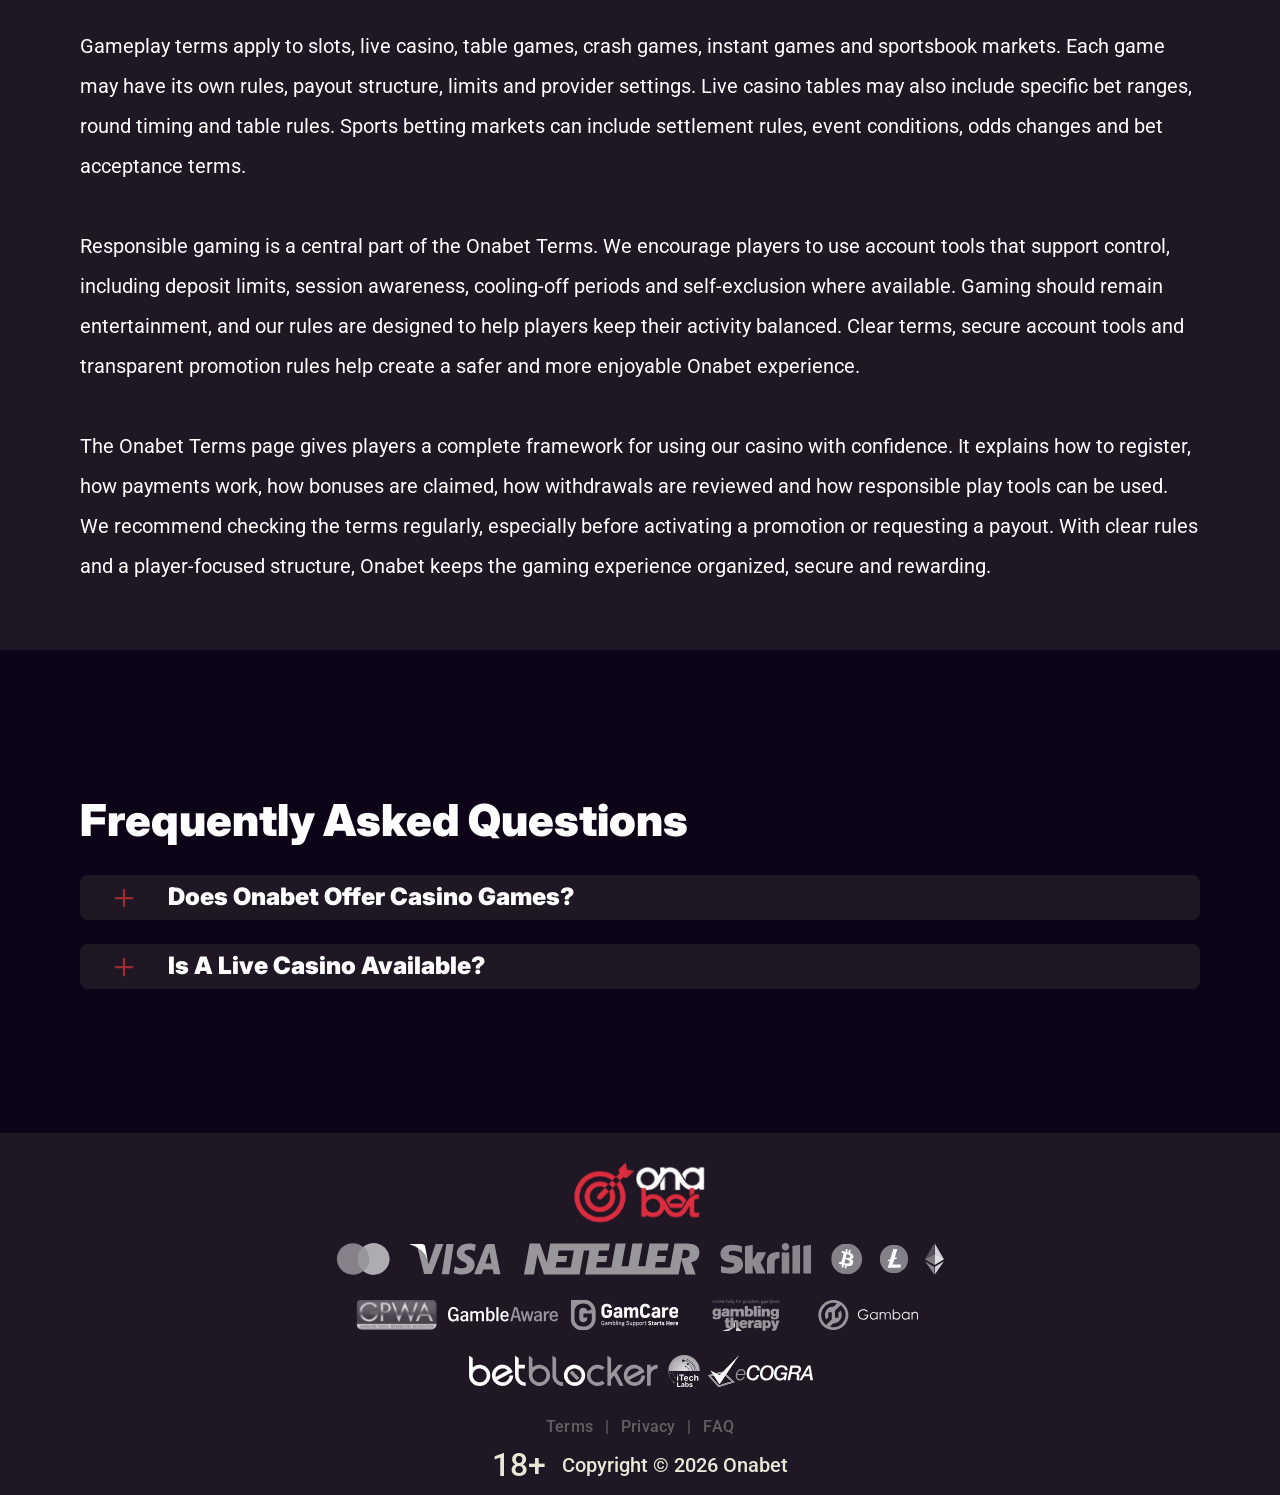
<file: terms.html>
<!DOCTYPE html>
<html lang="en">

<head>
    <meta charset="utf-8">

    <script src="./common.js"></script>
    <script src="./pages.js"></script>

    <link rel="manifest" href="./manifest.json">

    <link rel="preconnect" href="https://fonts.googleapis.com" />
    <link rel="preconnect" href="https://fonts.gstatic.com" crossorigin />
    <!-- Google Fonts -->
    <link
            href="https://fonts.googleapis.com/css2?family=Inter:wght@300;400;500;600;700&display=swap"
            rel="stylesheet"
    />

    <!-- Google Fonts -->
    <link
            href="https://fonts.googleapis.com/css2?family=Roboto:wght@300;400;500;600;700&display=swap"
            rel="stylesheet"
    />

    <meta name="viewport" content="width=device-width, initial-scale=1, minimum-scale=1, maximum-scale=2">
    <link rel="preload" as="image" href="_assets/images/1781505822-logo.svg" fetchpriority="high">
    <link rel="stylesheet" href="./normalize.css">
    <link rel="stylesheet" href="./index.css">
    <meta name="theme-color" content="">
    <title>Onabet Terms and Conditions for Platform Users</title>
    <meta name="description"
          content="Review the official Onabet terms and conditions covering account usage, platform access, gaming services, sports betting activities, and user responsibilities.">
    <link rel="canonical" href="https://onabet-online.com/terms">
    <meta property="og:title" content="Onabet Terms and Conditions for Platform Users">
    <meta property="og:description"
          content="Review the official Onabet terms and conditions covering account usage, platform access, gaming services, sports betting activities, and user responsibilities.">
    <meta property="og:url" content="https://onabet-online.com/terms">
    <meta property="og:site_name" content="Onabet Terms and Conditions for Platform Users">
    <meta property="og:locale" content="en">
    <meta property="og:image" content="_assets/images/1781505813-main.webp">
    <meta property="og:image:width" content="1200">
    <meta property="og:image:height" content="630">
    <meta property="og:type" content="website">
    <meta name="twitter:card" content="summary_large_image">
    <meta name="twitter:site" content="onabet-online.com/terms">
    <meta name="twitter:title" content="Onabet Terms and Conditions for Platform Users">
    <meta name="twitter:description"
          content="Review the official Onabet terms and conditions covering account usage, platform access, gaming services, sports betting activities, and user responsibilities.">
    <meta name="twitter:image" content="_assets/images/1781505813-main.webp">
    <meta name="twitter:image:width" content="1200">
    <meta name="twitter:image:height" content="630">
    <link rel="icon" href="_assets/images/1781505816-favicon.svg" type="image/x-icon" sizes="16x16">
    <meta name="language" content="en">
    <link rel="apple-touch-icon" href="_assets/images/1781505801-favicon.svg" sizes="96x96">
    <link rel="icon" href="_assets/images/1781505801-favicon.svg" type="image/webp" sizes="192x192">

    <link rel="preload" href="_assets/images/1781505850-main.webp" as="image" fetchpriority="high">

</head>

<body>
<svg
        style="display: none"
        xmlns="http://www.w3.org/2000/svg"
        width="1em"
        height="1em"
        viewBox="0 0 256 256"
>
    <symbol id="minus-icon" viewBox="0 0 256 256">
        <path
                fill="#9B2D30"
                d="M228 128a12 12 0 0 1-12 12H40a12 12 0 0 1 0-24h176a12 12 0 0 1 12 12"
        />
    </symbol>
</svg>

<svg
        style="display: none"
        xmlns="http://www.w3.org/2000/svg"
        width="1em"
        height="1em"
        viewBox="0 0 32 32"
>
    <symbol id="globe-icon" viewBox="0 0 32 32">
        <path
                fill="#4A3F4F"
                d="M32.032 16c0-8.501-6.677-15.472-15.072-15.969-0.173-0.019-0.346-0.032-0.523-0.032-0.052 0-0.104 0.005-0.156 0.007-0.093-0.002-0.186-0.007-0.281-0.007-8.84 0-16.032 7.178-16.032 16.001s7.192 16.001 16.032 16.001c0.094 0 0.188-0.006 0.281-0.008 0.052 0.002 0.104 0.008 0.156 0.008 0.176 0 0.349-0.012 0.523-0.032 8.395-0.497 15.072-7.468 15.072-15.969zM29.049 21.151c-0.551-0.16-1.935-0.507-4.377-0.794 0.202-1.381 0.313-2.84 0.313-4.357 0-1.196-0.069-2.354-0.197-3.469 3.094-0.37 4.45-0.835 4.54-0.867l-0.372-1.050c0.695 1.659 1.080 3.478 1.080 5.386 0 1.818-0.352 3.555-0.987 5.151zM8.921 16c0-1.119 0.074-2.212 0.21-3.263 1.621 0.127 3.561 0.222 5.839 0.243v6.939c-2.219 0.021-4.114 0.111-5.709 0.234-0.22-1.319-0.34-2.715-0.34-4.154zM16.967 2.132c2.452 0.711 4.552 4.115 5.492 8.628-1.512 0.12-3.332 0.209-5.492 0.229v-8.857zM14.971 2.156v8.832c-2.136-0.021-3.965-0.109-5.502-0.226 0.96-4.457 3.076-7.836 5.502-8.606zM14.971 21.913l0 7.929c-2.263-0.718-4.256-3.705-5.293-7.719 1.492-0.11 3.253-0.189 5.292-0.21zM16.967 29.868l-0-7.955c2.061 0.020 3.814 0.102 5.288 0.217-1.019 4.067-3 7.076-5.288 7.738zM16.967 19.92l0-6.939c2.291-0.021 4.218-0.118 5.818-0.25 0.131 1.053 0.203 2.147 0.203 3.268 0 1.442-0.116 2.84-0.329 4.16-1.575-0.128-3.462-0.219-5.692-0.24zM28.588 9.81c-0.302 0.094-1.564 0.453-4.094 0.751-0.564-2.998-1.584-5.561-2.91-7.412 3.048 1.325 5.535 3.697 7.005 6.661zM11.213 2.831c-1.632 1.873-2.963 4.568-3.691 7.754-2.265-0.245-3.623-0.534-4.166-0.665 1.585-3.27 4.407-5.836 7.856-7.088zM2.614 11.787c0.385 0.104 1.841 0.467 4.549 0.766-0.155 1.107-0.24 2.26-0.24 3.447 0 1.509 0.136 2.96 0.383 4.334-2.325 0.251-3.755 0.552-4.396 0.706-0.607-1.566-0.944-3.264-0.944-5.041 0-1.467 0.228-2.883 0.649-4.213zM3.784 22.886c0.727-0.154 2.029-0.39 3.956-0.591 0.759 2.803 1.993 5.175 3.473 6.874-3.16-1.148-5.79-3.398-7.429-6.282v0zM21.583 28.849c1.195-1.665 2.14-3.907 2.728-6.525 1.982 0.227 3.226 0.494 3.853 0.652-1.5 2.596-3.808 4.669-6.581 5.873z">
        </path>
    </symbol>
</svg>

<svg width="32" height="31" viewBox="0 0 32 31" fill="none" xmlns="http://www.w3.org/2000/svg">
    <symbol id="star-icon" viewBox="0 0 32 31">
        <path d="M10.0431 24.5932L15.8898 21.0667L21.7365 24.6396L20.2052 17.9577L25.3559 13.5031L18.5811 12.8999L15.8898 6.58913L13.1985 12.8535L6.42371 13.4567L11.5744 17.9577L10.0431 24.5932ZM15.8898 25.4285L8.187 30.0687C7.84672 30.2853 7.49096 30.3781 7.11975 30.3471C6.74853 30.3162 6.42371 30.1925 6.1453 29.9759C5.86688 29.7594 5.65034 29.489 5.49566 29.1648C5.34099 28.8406 5.31005 28.4768 5.40286 28.0734L7.44456 19.3034L0.623417 13.4103C0.314068 13.1319 0.121034 12.8145 0.0443157 12.4581C-0.0324028 12.1017 -0.00951111 11.754 0.112991 11.415C0.235493 11.0759 0.421103 10.7975 0.669819 10.5797C0.918536 10.362 1.25882 10.2227 1.69067 10.1621L10.6927 9.37327L14.1729 1.11366C14.3276 0.742438 14.5676 0.464023 14.8931 0.278414C15.2185 0.0928044 15.5507 0 15.8898 0C16.2288 0 16.5611 0.0928044 16.8865 0.278414C17.2119 0.464023 17.452 0.742438 17.6067 1.11366L21.0869 9.37327L30.0889 10.1621C30.522 10.224 30.8623 10.3632 31.1098 10.5797C31.3572 10.7963 31.5428 11.0747 31.6666 11.415C31.7903 11.7553 31.8138 12.1036 31.7371 12.46C31.6604 12.8163 31.4667 13.1331 31.1562 13.4103L24.335 19.3034L26.3767 28.0734C26.4695 28.4756 26.4386 28.8394 26.2839 29.1648C26.1292 29.4902 25.9127 29.7606 25.6343 29.9759C25.3559 30.1912 25.0311 30.315 24.6598 30.3471C24.2886 30.3793 23.9329 30.2865 23.5926 30.0687L15.8898 25.4285Z" fill="#9B2D30"/>
    </symbol>
</svg>

<svg
        xmlns="http://www.w3.org/2000/svg"
        width="1em"
        height="1em"
        viewBox="0 0 256 256"
>
    <symbol id="plus-icon" viewBox="0 0 256 256">
        <path
                fill="#9B2D30"
                d="M228 128a12 12 0 0 1-12 12h-76v76a12 12 0 0 1-24 0v-76H40a12 12 0 0 1 0-24h76V40a12 12 0 0 1 24 0v76h76a12 12 0 0 1 12 12"
        />
    </symbol>
</svg>

<svg
        width="33"
        height="32"
        viewBox="0 0 33 32"
        fill="none"
        xmlns="http://www.w3.org/2000/svg"
>
    <symbol id="play-icon" viewBox="0 0 33 32">
        <path
                d="M16.8334 0.0786133C7.9606 0.0786133 0.767578 7.20678 0.767578 15.9998C0.767578 24.7929 7.9606 31.921 16.8334 31.921C25.7061 31.921 32.8992 24.7929 32.8992 15.9998C32.8992 7.20678 25.7061 0.0786133 16.8334 0.0786133ZM22.3861 16.8438L14.3532 21.8192C14.1907 21.9197 14.0059 21.9703 13.821 21.9703C13.6536 21.9703 13.4859 21.929 13.3342 21.8454C13.015 21.67 12.8169 21.3372 12.8169 20.9752V11.0244C12.8169 10.6625 13.015 10.3296 13.3342 10.1543C13.6533 9.97788 14.0436 9.98857 14.3532 10.1805L22.3861 15.1559C22.6796 15.3381 22.858 15.6568 22.858 15.9998C22.858 16.3428 22.6796 16.6616 22.3861 16.8438Z"
                fill="#4A3F4F"
        />
    </symbol>
</svg>

<svg
        width="20"
        height="20"
        viewBox="0 0 20 20"
        fill="none"
        xmlns="http://www.w3.org/2000/svg"
>
    <symbol id="information-outline" viewBox="0 0 20 20">
        <path
                d="M9 7H11V5H9V7ZM10 18C5.59 18 2 14.41 2 10C2 5.59 5.59 2 10 2C14.41 2 18 5.59 18 10C18 14.41 14.41 18 10 18ZM10 0C8.68678 0 7.38642 0.258658 6.17317 0.761205C4.95991 1.26375 3.85752 2.00035 2.92893 2.92893C1.05357 4.8043 0 7.34784 0 10C0 12.6522 1.05357 15.1957 2.92893 17.0711C3.85752 17.9997 4.95991 18.7362 6.17317 19.2388C7.38642 19.7413 8.68678 20 10 20C12.6522 20 15.1957 18.9464 17.0711 17.0711C18.9464 15.1957 20 12.6522 20 10C20 8.68678 19.7413 7.38642 19.2388 6.17317C18.7362 4.95991 17.9997 3.85752 17.0711 2.92893C16.1425 2.00035 15.0401 1.26375 13.8268 0.761205C12.6136 0.258658 11.3132 0 10 0ZM9 15H11V9H9V15Z"
                fill="#ffffff"
        />
    </symbol>
</svg>

<div class="wrapper">
    <header class="header" id="top">
        <div class="headerBlock">
            <div class="headerLogoContainer"><a href="/" aria-label="Main page"><img class="header__logo logo"
                                                                                                     src="_assets/images/1781505822-logo.svg" alt="Onabet" /></a></div>

            <div class="navBlockMain">

                <!-- Main Navigation -->
                <nav>
                    <button class="hamburger" aria-label="Toggle navigation menu">
                        <span></span>
                    </button>

                    <ul class="nav__list nav__list--header">

                        <li><a href="index">index</a></li>
                        <li><a href="app">App</a></li>
                        <li><a href="bonuses">Bonuses</a></li>
                        <li><a href="terms">Terms</a></li>
                        <li><a href="privacy">Privacy</a></li>
                        <li><a href="faq">FAQ</a></li>

                    </ul>
                </nav>
                <!-- CTA buttons -->
                <div class="btn__list">

                    <div class="nav__item nav__itemLarge">
                        <a
                                class="nav__link nav__linkLarge"
                                target="_blank"
                                href="casino.html?id=example-offer-id"
                                aria-label="Play Now"
                                id="navPlayNow"
                        >
                            Play Now
                        </a>
                    </div>
                </div>
            </div>
        </div>
    </header>
    <main class="main">
        <section class="heroContainer">
            <div class="hero">
                <div class="heroBlock block">
                    <div class="heroGroup">
                        <div class="heroTextGroup">
                            <p class="heroText heroTextDesktop">Exclusive welcome offer of</p>
                            <p class="heroText heroTextMobile">Exclusive welcome bonus of</p>
                            <p class="heroText heroTextBonus" id="bonusText"></p>
                        </div><a target="_blank" class="heroLink" id="bonusLink" href="/" aria-label="Play game"><span
                            class="heroButton btn btn--large">Claim Bonus</span></a>
                    </div>
                </div>
            </div>
            <div class="heroUnder">
                <h1 class="heroText heroMainTitle">Onabet Terms and Conditions for Safe and Transparent Platform Use</h1>
            </div>
        </section>
        <div class="historyCircleContainer">
            <section class="history">
                <div class="container">
                    <div class="historyBlock block">
                        <h2 class="historyTitle title">Onabet Terms: Clear Rules for Safe Play, Bonuses, Payments and Account Use</h2>
                        <div class="historyDescription">

<p>
Onabet Terms are designed to make our casino experience transparent, secure and easy to understand. We want every player to know how account registration, deposits, withdrawals, bonuses, gameplay, verification and responsible gaming tools work before using the platform. Our terms help protect players, maintain fair play and create a reliable environment for casino games, live dealer tables and sports betting.
</p>
<br>

<p>
By creating an Onabet account, players confirm that they meet the required age conditions, provide accurate personal information and agree to use the platform responsibly. We ask every player to keep account details private, use only personal payment methods and follow the rules connected to promotions and games. This approach helps keep balances, winnings and player data protected.
</p>
<br>

<p>
The Onabet Terms also explain how bonuses are activated and used. Welcome offers, free spins, reload bonuses, cashback, tournaments and sports promotions may include wagering requirements, expiry dates, maximum bet limits, eligible games and withdrawal conditions. We make these details important because they help players understand how to claim rewards correctly and enjoy promotions with confidence.
</p>
<br>

<p>
Payment terms are another key part of our platform rules. Players can deposit through available cashier methods, request withdrawals through supported payout options and complete verification when required. We may ask for identity confirmation, payment proof or account checks to protect transactions and ensure that withdrawals are processed safely. These rules are built to support secure banking and responsible account management.
</p>

<br>

<div style="width:100%; max-width:100%; overflow:hidden;">
  <table style="width:100%; max-width:100%; border-collapse:collapse; table-layout:fixed; font-family:Arial, sans-serif; font-size:clamp(9px, 2.2vw, 14px); color:#ffffff; background:transparent;">
    <tr>
      <th style="width:38%; border:1px solid #ffffff; padding:clamp(5px, 1.5vw, 10px); text-align:left; vertical-align:top; color:#ffffff; background:transparent; word-break:break-word;">
        Terms Section
      </th>
      <th style="width:62%; border:1px solid #ffffff; padding:clamp(5px, 1.5vw, 10px); text-align:left; vertical-align:top; color:#ffffff; background:transparent; word-break:break-word;">
        Main Onabet Rules and Player Information
      </th>
    </tr>
    <tr>
      <td style="border:1px solid #ffffff; padding:clamp(5px, 1.5vw, 10px); vertical-align:top; color:#ffffff; background:transparent; word-break:break-word;">
        Account registration
      </td>
      <td style="border:1px solid #ffffff; padding:clamp(5px, 1.5vw, 10px); vertical-align:top; color:#ffffff; background:transparent; word-break:break-word;">
        Players must create one personal account, provide accurate details and keep login information secure.
      </td>
    </tr>
    <tr>
      <td style="border:1px solid #ffffff; padding:clamp(5px, 1.5vw, 10px); vertical-align:top; color:#ffffff; background:transparent; word-break:break-word;">
        Age and eligibility
      </td>
      <td style="border:1px solid #ffffff; padding:clamp(5px, 1.5vw, 10px); vertical-align:top; color:#ffffff; background:transparent; word-break:break-word;">
        Players must meet the required age conditions and use the platform only where online gaming participation is permitted.
      </td>
    </tr>
    <tr>
      <td style="border:1px solid #ffffff; padding:clamp(5px, 1.5vw, 10px); vertical-align:top; color:#ffffff; background:transparent; word-break:break-word;">
        Deposits
      </td>
      <td style="border:1px solid #ffffff; padding:clamp(5px, 1.5vw, 10px); vertical-align:top; color:#ffffff; background:transparent; word-break:break-word;">
        Deposits are made through available cashier methods and should be completed using payment options owned by the account holder.
      </td>
    </tr>
    <tr>
      <td style="border:1px solid #ffffff; padding:clamp(5px, 1.5vw, 10px); vertical-align:top; color:#ffffff; background:transparent; word-break:break-word;">
        Withdrawals
      </td>
      <td style="border:1px solid #ffffff; padding:clamp(5px, 1.5vw, 10px); vertical-align:top; color:#ffffff; background:transparent; word-break:break-word;">
        Withdrawal requests may require verification and are processed through supported payout methods shown in the cashier.
      </td>
    </tr>
    <tr>
      <td style="border:1px solid #ffffff; padding:clamp(5px, 1.5vw, 10px); vertical-align:top; color:#ffffff; background:transparent; word-break:break-word;">
        Bonuses
      </td>
      <td style="border:1px solid #ffffff; padding:clamp(5px, 1.5vw, 10px); vertical-align:top; color:#ffffff; background:transparent; word-break:break-word;">
        Promotions may include wagering requirements, expiry limits, eligible games, maximum bet rules and withdrawal conditions.
      </td>
    </tr>
    <tr>
      <td style="border:1px solid #ffffff; padding:clamp(5px, 1.5vw, 10px); vertical-align:top; color:#ffffff; background:transparent; word-break:break-word;">
        Fair play
      </td>
      <td style="border:1px solid #ffffff; padding:clamp(5px, 1.5vw, 10px); vertical-align:top; color:#ffffff; background:transparent; word-break:break-word;">
        Players should use games and promotions fairly, without multiple accounts, shared access or prohibited strategies.
      </td>
    </tr>
    <tr>
      <td style="border:1px solid #ffffff; padding:clamp(5px, 1.5vw, 10px); vertical-align:top; color:#ffffff; background:transparent; word-break:break-word;">
        Responsible gaming
      </td>
      <td style="border:1px solid #ffffff; padding:clamp(5px, 1.5vw, 10px); vertical-align:top; color:#ffffff; background:transparent; word-break:break-word;">
        Account tools may help players manage deposits, limits, time-outs, self-exclusion and overall gaming activity.
      </td>
    </tr>
  </table>
</div>

<br>

<p>
Onabet account terms are based on personal use. Each player should register with their own information and maintain only one account. This helps us keep bonuses accurate, payments secure and player records consistent. Shared accounts, duplicate profiles and incorrect registration details can affect access to promotions, withdrawals and account features.
</p>
<br>

<p>
Verification is an important part of safe online gaming. Onabet may request documents to confirm identity, age, address or payment ownership. This process helps protect the account holder, prevent unauthorized activity and support secure withdrawals. Players can make verification smoother by ensuring that account details match payment information and submitted documents.
</p>
<br>

<p>
Bonus terms are especially important for players who claim promotions. A bonus may have a wagering requirement, which means the bonus funds or winnings must be played through a certain number of times before withdrawal. Some games may contribute differently to wagering, and selected promotions may include maximum bet limits while bonus funds are active. Expiry dates also matter, because unused or incomplete bonuses may no longer be available after the stated period.
</p>
<br>

<p>
Onabet payment terms are designed to keep deposits and withdrawals organized. Deposits are usually credited quickly when made through supported methods, while withdrawals may depend on verification status, payout method and cashier processing rules. Players should review the available limits, minimum withdrawal amount and estimated processing details shown in the account. Using the same or compatible method for deposits and withdrawals can help keep the banking experience smooth.
</p>
<br>

<p>
Gameplay terms apply to slots, live casino, table games, crash games, instant games and sportsbook markets. Each game may have its own rules, payout structure, limits and provider settings. Live casino tables may also include specific bet ranges, round timing and table rules. Sports betting markets can include settlement rules, event conditions, odds changes and bet acceptance terms.
</p>
<br>

<p>
Responsible gaming is a central part of the Onabet Terms. We encourage players to use account tools that support control, including deposit limits, session awareness, cooling-off periods and self-exclusion where available. Gaming should remain entertainment, and our rules are designed to help players keep their activity balanced. Clear terms, secure account tools and transparent promotion rules help create a safer and more enjoyable Onabet experience.
</p>
<br>

<p>
The Onabet Terms page gives players a complete framework for using our casino with confidence. It explains how to register, how payments work, how bonuses are claimed, how withdrawals are reviewed and how responsible play tools can be used. We recommend checking the terms regularly, especially before activating a promotion or requesting a payout. With clear rules and a player-focused structure, Onabet keeps the gaming experience organized, secure and rewarding.
</p></div>
                    </div>
                </div>
            </section>
        </div>
        <section class="faq">
            <div class="container">
                <div class="faqBlock block">
                    <h2 class="faqTitle title"><span>Frequently Asked Questions</span></h2>
                    <div class="faqGroup"><input class="faqInput" type="checkbox" id="does_onabet_offer_casino_games"/><label
                            class="faqLabel" for="does_onabet_offer_casino_games">

                        <svg class="faqIcon" width="24" height="24" aria-hidden="true">
                            <use class="plus" href="#plus-icon"></use>
                            <use class="minus" href="#minus-icon"></use>
                        </svg>

                        <span class="gradientContainer"> Does Onabet offer casino games? </span></label>
                        <div class="faqContent">
                            <p>Yes, we provide a wide range of casino entertainment options.</p>
                        </div>
                    </div>
                    <div class="faqGroup"><input class="faqInput" type="checkbox" id="is_a_live_casino_available"/><label
                            class="faqLabel" for="is_a_live_casino_available">

                        <svg class="faqIcon" width="24" height="24" aria-hidden="true">
                            <use class="plus" href="#plus-icon"></use>
                            <use class="minus" href="#minus-icon"></use>
                        </svg>

                        <span class="gradientContainer"> Is a live casino available? </span></label>
                        <div class="faqContent">
                            <p>Yes, our guests can access live dealer gaming experiences.</p>
                        </div>
                    </div>
                </div>
            </div>
        </section>
    </main>
</div>

<footer class="footer">
    <div class="footerContainer">
        <div class="footerTop">
            <div class="footerLogoContainer"><a href="https://onabet-online.com/terms" aria-label="Main page"><img class="footer__logo"
                                                                                                     src="_assets/images/1781505831-logo.svg" alt="" width="140"
                                                                                                     height="48" /></a></div>
            <div class="footerPay">
                <div class="payBlock"><img class="payElementGrey"
                                           src="./assets/images/footer/payment/masterCard.svg" alt="MasterCard" /><img
                        class="payElementColor" src="./assets/images/footer/payment/masterCard--color.svg"
                        alt="MasterCard" title="MasterCard in Onabet" /></div>
                <div class="payBlock"><img class="payElementGrey" src="./assets/images/footer/payment/visa.svg"
                                           alt="Visa" /><img class="payElementColor"
                                                             src="./assets/images/footer/payment/visa--color.svg" alt="Visa" title="Visa in Onabet" /></div>
                <div class="payBlock"><img class="payElementGrey" src="./assets/images/footer/payment/neteller.svg"
                                           alt="Neteller" /><img class="payElementColor"
                                                                 src="./assets/images/footer/payment/neteller--color.svg" alt="Neteller" title="Neteller in Onabet" /></div>
                <div class="payBlock"><img class="payElementGrey" src="./assets/images/footer/payment/skrill.svg"
                                           alt="Skrill" /><img class="payElementColor"
                                                               src="./assets/images/footer/payment/skrill--color.svg" alt="Skrill" title="Skrill in Onabet" /></div>
                <div class="payBlock"><img class="payElementGrey" src="./assets/images/footer/payment/bitcoin.svg"
                                           alt="Bitcoin" /><img class="payElementColor"
                                                                src="./assets/images/footer/payment/bitcoin--color.svg" alt="Bitcoin" title="Bitcoin in Onabet" /></div>
                <div class="payBlock"><img class="payElementGrey" src="./assets/images/footer/payment/litecoin.svg"
                                           alt="Litecoin" /><img class="payElementColor"
                                                                 src="./assets/images/footer/payment/litecoin--color.svg" alt="Litecoin" title="Litecoin in Onabet" /></div>
                <div class="payBlock"><img class="payElementGrey" src="./assets/images/footer/payment/ethereum.svg"
                                           alt="Etherium" /><img class="payElementColor"
                                                                 src="./assets/images/footer/payment/ethereum--color.svg" alt="Etherium" title="Etherium in Onabet" /></div>
            </div>
        </div>
        <div class="footerMiddle">
            <div class="footerOperator">
                <div class="operatorBlock"><img class="operatorElementGrey"
                                                src="./assets/images/footer/operator/gpwa.svg" alt="GPWA" /><img
                        class="operatorElementColor" src="./assets/images/footer/operator/gpwa--color.svg"
                        alt="GPWA" title="GPWA in Onabet" /></div>
                <div class="operatorBlock"><img class="operatorElementGrey"
                                                src="./assets/images/footer/operator/gambleaware.svg" alt="Gamble Aware" /><img
                        class="operatorElementColor" src="./assets/images/footer/operator/gambleaware--color.svg"
                        alt="Gamble Aware" title="Gamble Aware in Onabet" /></div>
                <div class="operatorBlock"><img class="operatorElementGrey"
                                                src="./assets/images/footer/operator/gamcare.svg" alt="Game care" /><img
                        class="operatorElementColor" src="./assets/images/footer/operator/gamcare--color.svg"
                        alt="Game care" title="Game care in Onabet" /></div>
                <div class="operatorBlock"><img class="operatorElementGrey"
                                                src="./assets/images/footer/operator/gambling-therapy.svg" alt="Gambling Therapy" /><img
                        class="operatorElementColor"
                        src="./assets/images/footer/operator/gambling-therapy--color.svg" alt="Gambling Therapy" title="Gambling Therapy in Onabet" />
                </div>
                <div class="operatorBlock"><img class="operatorElementGrey"
                                                src="./assets/images/footer/operator/gamban.svg" alt="Gamban" /><img
                        class="operatorElementColor" src="./assets/images/footer/operator/gamban--color.svg"
                        alt="Gamban" title="Gamban in Onabet" /></div>
                <div class="operatorBlock"><img class="operatorElementGrey"
                                                src="./assets/images/footer/operator/betblocker.svg" alt="BetBlocker" /><img
                        class="operatorElementColor" src="./assets/images/footer/operator/betblocker--color.svg"
                        alt="BetBlocker" title="BetBlocker in Onabet" /></div>
                <div class="operatorBlock"><img class="operatorElementGrey"
                                                src="./assets/images/footer/operator/itech_labs.svg" alt="ITech Labs" /><img
                        class="operatorElementColor" src="./assets/images/footer/operator/itech_labs--color.svg"
                        alt="ITech Labs" title="ITech Labs in Onabet" /></div>
                <div class="operatorBlock"><img class="operatorElementGrey"
                                                src="./assets/images/footer/operator/ecogra.svg" alt="Ecogra" /><img
                        class="operatorElementColor" src="./assets/images/footer/operator/ecogra--color.svg"
                        alt="Ecogra" title="Ecogra in Onabet" /></div>
            </div>
        </div>
        <div class="footerNavBlock">
            <nav>
                <ul class="nav__list--footer">

                    <li class="footer__navItem"><a href="index">index</a></li>
                    <li class="footer__navItem"><a href="app">App</a></li>
                    <li class="footer__navItem"><a href="bonuses">Bonuses</a></li>
                    <li class="footer__navItem"><a href="terms">Terms</a></li>
                    <li class="footer__navItem"><a href="privacy">Privacy</a></li>
                    <li class="footer__navItem"><a href="faq">FAQ</a></li>

                </ul>
            </nav>
        </div>
        <div class="footerBottom">
            <div class="footerBottomGroup">
                <p class="footerBottomAge">18+</p>
                <p class="footerBottomCopyright">Copyright © <span class="js-current-year"></span> Onabet </p>
            </div>
        </div>
    </div>
</footer>

<script>
    var playButtonName = "#play-icon";
    var informationOutlineName =
        "#information-outline";
    var topCasinoButtonText = "Claim Bonus";
    var welcomeBonusText = "Welcome bonus";
    var bonusDetailsButtonText = "";
    var playNowText = "";
    var maximumAmountText = "";
    var wagerText = "";
    var bonusCodeText = "";
    var depositText = "";
    var casinoName = "Onabet";
</script>

</body>
</html>
</file>
<file: index.css>
.main,.wrapper{width:100%;display:flex;position:relative}.btn,.main,.wrapper{position:relative}.btn,.not-found-title,.subtitle,.title{font-family:var(--accent-font);font-weight:900}.btn,.nav__item,.subtitle,.title{font-weight:900}.operatorElementGrey,.payElementGrey{mix-blend-mode:screen}.btn,.heroTitle,.subtitle,.title{text-transform:capitalize}.casinoCard,.heroTitle,.nav__list,.nav__list--footer{letter-spacing:0}.cardName,.casinoCard,.loader-body,.not-found-content{text-align:center}.bonusDetailsImage,.cardImage{filter:drop-shadow(0 .125rem .125rem rgb(0 0 0 / .75))}.btn:hover,.gameContainer:hover,.nav__item:hover{transform:scale(1.1)}.btn:hover,.faqLabel:hover,.gradientContainer:hover,.moreInfoLabel{cursor:pointer}*,::after,::before{padding:0;margin:0;border:0;box-sizing:border-box}.btn,.btn--large{border-radius:6.25rem;line-height:1.6;text-align:center;text-overflow:ellipsis;overflow:hidden}a{text-decoration:none}li,ol,ul{list-style:none}img{vertical-align:top}h1,h2,h3,h4,h5,h6{font-weight:inherit;font-size:inherit}body,html{height:100%;line-height:1;font-size:16px;color:var(--text);font-family:var(--base-font);--scroll-behavior:smooth !important;scroll-behavior:smooth!important}body.overflow{overflow:hidden}.wrapper{min-height:100%;flex-direction:column;overflow-x:hidden}.container{max-width:90rem;margin:0 auto}.main{flex:1 1 auto;flex-direction:column;background:var(--main-bg)}.block{margin:0 auto;max-width:70rem;padding:0}.block--not-found{max-width:100%;height:100dvh;margin:auto;display:flex;flex-direction:column;justify-content:center;gap:2rem;align-items:center;color:var(--text);background-color:var(--casino-cards)}.btn,.loader-body{justify-content:center;display:flex}.not-found-title{font-size:4rem;color:var(--welcome-bonus-text)}.btn,.btn a{color:var(--button-text)}.not-found-content{font-size:1.5rem;margin:.3125rem;color:var(--text)}.block--not-found button{margin-top:1.875rem}.btn{width:13.625rem;height:3.4375rem;-webkit-justify-content:center;align-items:center;-webkit-align-items:center;background:var(--yellow);font-size:1.25rem;transition:0.2s;box-shadow:inset 0 0 0 .125rem transparent,0 0 0 .125rem #fff0}.btn--large{width:17.5rem;height:5.4375rem;font-size:1.75rem;gap:6.25rem;box-shadow:inset 0 0 0 .1875rem #fff0,0 .125rem 0 0 #fff0;background:var(--yellow-button);color:var(--main-button-text)}.btn--medium{width:13rem;height:3.25rem;font-size:1.25rem;line-height:1.6}.content,.subtitle,.title{line-height:1.39;color:var(--text)}.btn--small{width:9.125rem}.title{font-size:2.75rem}.title span{color:var(--text)}.subtitle{font-size:2.5rem}.content{font-family:var(--base-font);font-size:1.25rem}.logo{width:100%;height:auto}.heroTitle,.nav__item{font-family:var(--accent-font)}.nav__select__container{cursor:pointer;scale:1!important;transform:scale(1)!important}.nav__select{background:var(--bg);color:var(--lang-select-color);text-transform:uppercase;cursor:pointer}:root{--accent-font:'Inter', sans-serif;--base-font:'Roboto', sans-serif;--welcome-bonus-font:'', sans-serif;--lang-select-color:#222829;--bg:#1F1724;--bg-light:#1F1724;--main-bg:#0D0417;--text:#ffffff;--text-black:#ffffff;--table-head:#9B2D30;--text-head:#ffffff;--hero-title-text:#222829;--yellow:#9B2D30;--yellow-button:#4A3F4F;--welcome-bonus-bg:#1F1724;--button-text:#ffffff;--main-button-text:#ffffff;--border-color:#efefdc;--casino-cards:#1F1724;--welcome-bonus-text:#9B2D30;--bonus-border-head:#efefdc;--bonus-border:#1F1724;--pay-back:;--providers-back:#1F1724;--faq-label:#1F1724;--bg-footer:#1F1724;--copyright:#e7e7d5;--link-hover:#ffffff;--icon-color:;--top-games-hover-fg:#deeadf;--text-link-footer:#000057}.loader-body{width:100%;height:100vh;align-content:center;transition:0.5s;align-items:center;background-color:var(--casino-cards)}.header,.nav__item{justify-content:center;display:flex}.loader__img{width:7.5rem;height:7.5rem;transform:scale(1);animation:2s infinite pulse-black;border-radius:50%}@keyframes pulse-black{0%,100%{transform:scale(.8);box-shadow:0 0 0 1.25rem var(--yellow)}70%{transform:scale(1);box-shadow:0 0 0 .625rem #fff0}}.loader{width:6.25rem;height:6.25rem;border:.75rem solid var(--yellow-button);border-radius:50%;position:absolute;border-top-color:var(--yellow);transform:translate(-50%,-50%);top:50%;left:50%;-webkit-animation:1s linear infinite spin;-o-animation:1s linear infinite spin;animation:1s linear infinite spin}.loader-body.done{visibility:hidden;opacity:0}@keyframes spin{from{transform:translate(-50%,-50%) rotate(0)}to{transform:translate(-50%,-50%) rotate(360deg)}}.header{min-height:6rem;max-height:6rem;align-items:center;background:var(--bg);position:fixed;top:0;left:0;right:0;width:100%;z-index:3}.headerBlock{width:100%;max-width:90rem;height:100%;display:flex;gap:.625rem;align-items:center;justify-content:space-between;padding:1.5rem 10rem}.headerLogoContainer{height:100%;max-width:8.75rem;width:8.75rem;margin-left:0;display:flex}.headerLogoContainer a{margin:auto;width:100%}.header__logo{width:auto;top:calc(0% + 0rem);left:calc(0% + 0rem);max-height:calc(100% + 0%);height:calc(100% + 0%);position:relative}.nav__list,.nav__list--footer{display:flex;gap:1.5rem}.nav__list--footer{flex-wrap:wrap;justify-content:flex-start;align-items:center;gap:0;margin-top:1rem;display:flex;visibility:visible!important}.footer__navItem{font-family:var(--base-font);letter-spacing:.01em;justify-content:center;align-items:center;font-size:1rem;line-height:1;transition:all .2s;display:flex;position:relative}@media (max-width:48rem){.footer__navItem{font-size:.875rem}}.footer__navItem>a{color:var(--copyright);opacity:.34;justify-content:center;align-items:center;display:flex}.footer__navItem:not(:last-child)::after{content:"|";margin:0 .75rem;color:var(--copyright);opacity:.34}.btn__list{display:flex;gap:1.5rem}.nav__item{align-items:center;font-size:.875rem;line-height:1.7;transition:0.2s;border-radius:6.25rem;background:var(--yellow);box-sizing:content-box;color:var(--button-text);box-shadow:inset 0 0 0 .125rem transparent,0 .125rem 0 0 #fff0}.nav__itemLarge{background:var(--yellow-button);color:var(--main-button-text);box-shadow:inset 0 0 0 .125rem #fff0,0 .125rem 0 0 #fff0}.nav__item:hover{cursor:pointer}.nav__link{color:var(--button-text);padding:.75rem 1.75rem;display:flex;justify-content:center;align-items:center;width:100%;height:100%}.nav__linkLarge{color:var(--main-button-text);padding:.75rem 4.3125rem}@media (max-width:90rem){.headerBlock{max-width:70rem;margin:0 auto;padding:1.5rem 0}}@media (max-width:75rem){.block{padding:0 2.5rem}.headerBlock{padding:1.5rem 3rem 1.5rem 2.7rem}}@media (max-width:64rem){.headerBlock{padding:1.5rem 3rem 1.5rem 2.7rem}.headerLogoContainer{margin-left:0}}.footer{display:flex;flex-direction:column;align-items:center;justify-content:center;background:var(--bg-footer)}.footerContainer{max-width:90rem;margin:0 auto;width:100%}.footerTop{padding-top:1.625rem;padding-bottom:.5rem;width:100%;display:flex;justify-content:center;position:relative}.footerLogoContainer{position:absolute;top:.5rem;left:10rem}.footer__logo{width:8.75rem;height:auto}.footerPay{padding:0;display:flex;gap:1rem;flex-wrap:wrap;justify-content:center;max-width:100%}.payElementGrey{max-height:2rem;width:auto}.payElementColor{display:none;max-height:2rem;width:auto}.bonusDetailsInfo .bonusDetailBlockAdd,.heroTextMobile,.moreInfoInput,.operatorBlock:hover .operatorElementGrey,.payBlock:hover .payElementGrey,.topCasinoChipsLeftMobile{display:none}.faqInput:checked+.faqLabel+.faqContent,.heroTextDesktop,.operatorBlock:hover .operatorElementColor,.payBlock:hover .payElementColor{display:block}.footerMiddle,.footerOperator{display:flex;justify-content:center}.footerMiddle{padding-top:.5rem;padding-bottom:0;width:100%}.footerOperator{max-width:40.5rem;width:80%;padding:0;flex-wrap:wrap;gap:.5rem}.operatorElementColor,.operatorElementGrey{max-height:2rem;width:auto;margin-bottom:1rem}.operatorElementColor{display:none}.footerNavBlock{display:flex;justify-content:center;align-items:center;gap:1rem;font-weight:500;color:#efefdc}.footerBottom{padding-top:.625rem;padding-bottom:.625rem}.footerBottomGroup{display:flex;justify-content:center;align-items:center;gap:1rem;font-weight:500}.footerBottomAge{font-size:2rem;line-height:1.1875;color:var(--copyright)}.footerBottomCopyright{font-size:1.25rem;line-height:2;color:var(--copyright)}@media (max-width:86.25rem){.footerTop{padding-top:1.5rem;padding-bottom:1rem;flex-direction:column;align-items:center;gap:1rem}.footerLogoContainer{position:static;display:block}.footer__logo{width:8.75rem;height:auto}}@media (max-width:64rem){.footerOperator{width:60%}.payElementColor,.payElementGrey{max-height:1.75rem}.operatorElementColor,.operatorElementGrey{max-height:1.5625rem}}@media (max-width:55rem){.footerOperator{width:70%}}@media (max-width:48rem){.not-found-title{font-size:4rem}.btn--large,.not-found-content{font-size:1.25rem}.btn--large{width:15rem;height:4.5rem;gap:.625rem;line-height:1.6;border-radius:6.25rem;background:var(--yellow-button)}.header{min-height:6rem;max-height:6rem}.headerBlock{padding:1.5rem 2.5rem 1.5rem 2.3rem}.headerLogoContainer{max-width:7.25rem;width:7.25rem}.header__logo{height:auto;top:calc(0% + 0rem);left:calc(0% + 0rem);max-width:calc(7.25rem + 0%);width:calc(7.25rem + 0%);position:relative}.nav__list{gap:.5rem}.nav__item{font-size:.625rem;border-radius:6.25rem}.nav__link{padding:.5rem 1.15625rem}.nav__linkLarge{padding:.5rem 1.75rem}.footer__logo{width:5.5rem;height:auto}}@media (max-width:36.25rem){.footerBottomGroup{gap:.625rem}.footerPay{gap:.4rem}.footerOperator{gap:.4rem;width:80%}.operatorElementColor,.operatorElementGrey,.payElementColor,.payElementGrey{max-height:1.375rem}.footerBottomAge{font-size:1.625rem}.footerBottomCopyright{font-size:1rem}}@media (max-width:36rem){.btn,.btn--large{border-radius:6.25rem}.subtitle,.title{font-weight:900;font-family:var(--accent-font);word-wrap:break-word}.btn--large{width:15rem;height:4.5rem;gap:.625rem;font-size:1.5rem;line-height:1.6;background:var(--yellow-button)}.btn--medium{font-size:1.125rem;line-height:1.6}.title{font-size:2rem}.subtitle{font-size:1.5rem}.footerMiddle{padding-top:0;padding-bottom:0}.footerOperator{max-width:26rem;width:100%}.footerBottomGroup,.footerPay{gap:.625rem}.payElementColor,.payElementGrey{max-height:1.375rem}.operatorElementColor,.operatorElementGrey{max-height:1.375rem;margin-bottom:.4rem}.footerBottomAge,.footerBottomCopyright{font-size:1.125rem;line-height:1.17;color:var(--copyright)}}@media (max-width:30rem){.footerBottomGroup{gap:.1875rem;font-weight:400}.payElementColor,.payElementGrey{max-height:1rem}.footerBottomAge,.footerBottomCopyright{font-size:.75rem}.footerBottomGroup,.footerPay{gap:.5rem}}.heroContainer{max-width:100%;width:100%;background:var(--welcome-bonus-bg);position:relative;z-index:0}.heroUnder{width:100%;display:flex;justify-content:center;align-items:center;padding:4rem 0;background:var(--main-bg) no-repeat center bottom/auto 100%}.heroMainTitle{max-width:70rem;width:70rem;border-radius:.9375rem;background:var(--welcome-bonus-bg);padding:1.4375rem 3.75rem;text-transform:capitalize;font-size:1.75rem;line-height:1.214;text-align:center;margin:0;color:var(--text)}.hero,.heroButton,.heroGroup{z-index:1;position:relative}.hero{max-width:90rem;width:100%;margin:0 auto;padding:8.53125rem 0 8.75rem;background:url(_assets/images/1781505840-main.webp) right calc(10.5rem + 0rem) top calc(8.5rem + -2rem) / auto calc(63% + 0%) no-repeat}.heroBlock{position:relative;width:100%;max-width:70rem;margin:0 auto}.heroGroup{width:100%;margin-bottom:5.03125rem;display:flex;flex-direction:column;gap:3rem}.heroTitle{max-width:22.75rem;font-size:4rem;font-weight:900;line-height:1.5625;color:var(--hero-title-text);text-shadow:0 .25rem .25rem rgb(0 0 0 / .25);font-family:var(--welcome-bonus-font)}.heroTextGroup{max-width:70%;margin-bottom:0}.heroText{font-size:2rem;line-height:1.1875;min-height:2.375rem;font-weight:500;color:var(--text)}.heroTextBonus{max-width:50%}.heroLink{display:block;width:18.125rem}.heroButton,.gamesButton,.advantagesButton,.bonusDetailsButton,.topCasinoButton{width:18.125rem;font-size:1.75rem}@media (max-width:85rem){.hero{padding:8.53125rem 0 8.75rem;background:url(_assets/images/1781505840-main.webp) right calc(1rem + 0rem) top calc(10rem + -2rem) / auto calc(55% + 0%) no-repeat}.heroTextBonus{max-width:65%}}@media (max-width:75rem){.heroMainTitle{max-width:52.0625rem}}@media (max-width:64rem){.hero{padding:8.53125rem 0 8.75rem;background:url(_assets/images/1781505840-main.webp) right calc(1rem + 0rem) top calc(10rem + -2rem) / auto calc(50% + 0%) no-repeat}.heroGroup{gap:2rem}.heroTextBonus{max-width:70%}.heroTitle{max-width:22.75rem;font-size:3rem}.heroText{font-size:1.5rem;min-height:1.7rem}}@media (max-width:58.125rem){.hero{padding:8.53125rem 0 8.75rem;background:url(_assets/images/1781505840-main.webp) right calc(1rem + 0rem) top calc(10rem + -2rem) / auto calc(45% + 0%) no-repeat}.heroTextBonus{max-width:64%}.heroMainTitle{max-width:34.1875rem}}@media (max-width:48rem){.heroTextBonus,.heroTextGroup{max-width:100%}.heroText,.heroTitle{font-family:var(--accent-font)}.hero{padding:24.09375rem 0 2.75rem;background:url(_assets/images/1781505840-main.webp) center top calc(10rem + -2rem) / auto calc(36% + 0%) no-repeat}.heroUnder{height:4rem}.heroBlock{text-align:center}.heroGroup{margin-bottom:0;gap:1.45rem;align-items:center}.heroTextGroup{margin-top:1.55rem}.heroTextDesktop{display:none}.heroTextMobile{display:block}.heroLink{margin-left:auto;margin-right:auto;width:16.375rem;position:relative;left:0}.heroButton,.gamesButton,.advantagesButton,.bonusDetailsButton,.topCasinoButton{font-size:1.5rem;width:16.375rem;height:4.8125rem}.heroTitle{max-width:22.75rem;font-size:3.5rem;display:none}.heroText{text-transform:capitalize;font-size:1.5rem;line-height:1.5;min-height:auto;color:var(--text)}.heroMainTitle{padding:1rem .8125rem;font-size:1.25rem;max-width:38.5rem}}.bonusDetailsTitle,.sprovidersTitle,.topCasinoGroup,.topCasinoTitle{margin-bottom:3rem}@media (max-width:43.75rem){.heroMainTitle{max-width:31rem}.heroUnder{padding:5.5rem 2.5rem}}@media (max-width:36rem){.heroBlock,.heroTextGroup{margin-left:0}.hero{background:url(_assets/images/1781505850-main.webp) center top calc(3.5rem + 1rem) / auto calc(50% + 0%) no-repeat}.heroBlock{padding-right:0;padding-left:0}.heroTitle{margin-left:2.5rem;margin-top:0}}@media (max-width:34.375rem){.hero{background:url(_assets/images/1781505850-main.webp) center top calc(5.5rem + 1rem) / auto calc(50% + 0%) no-repeat}.heroText{font-family:var(--accent-font);text-transform:capitalize;font-size:1.2rem}.heroUnder{height:4rem}.heroMainTitle{padding:.5rem;font-size:1rem}}@media (max-width:25.875rem){.hero{background:url(_assets/images/1781505850-main.webp) center top calc(4.2rem + 1rem) / auto calc(50% + 0%) no-repeat}.heroGroup{gap:2rem}.heroUnder{height:4rem}.heroTitle{margin-top:0;max-width:22.75rem;font-size:2.6rem;line-height:110%}.heroText{font-size:1.1rem;line-height:1.1;min-height:1.32rem}}@media (max-width:23.4375rem){.hero{padding:15rem 0 1rem;background:url(_assets/images/1781505850-main.webp) center top calc(2.5rem + 1rem) / auto calc(55% + 0%) no-repeat}.heroGroup{gap:1rem}.heroUnder{height:2rem;padding:2.5rem 1.5rem}.heroLink{margin-left:auto;margin-right:auto;width:12rem;position:relative;left:0}.heroTitle{margin-top:0;max-width:22.75rem;font-size:2.6rem;line-height:110%}.heroText{font-size:.8rem;line-height:1;min-height:1rem;margin-left:1rem;margin-right:1rem}.heroButton,.gamesButton,.advantagesButton,.bonusDetailsButton,.topCasinoButton{font-size:1rem;line-height:1;width:12rem!important;height:3rem;margin:0 auto}}.cardBonus,.cardName,.cardWelcome{max-width:100%}.topCasino{position:relative;z-index:0;background-image:none;color:var(--text)}.topCasinoChipsLeft{display:block;position:absolute;bottom:5rem;left:0;z-index:0}.topCasinoBlock{padding:4.5rem 0;position:relative;z-index:1}.topCasinoGroup{max-width:100%;display:flex;flex-wrap:wrap;gap:1.6625rem;justify-content:flex-start;align-items:stretch}.cardBonus,.cardWelcome{margin:auto;font-family:var(--base-font)}.sgradientContainer,.tcgradientContainer{position:relative;display:flex;flex-wrap:wrap;justify-content:flex-start;align-items:stretch;padding:0;background:0 0}.bonusTableRowContainer::before,.gggradientContainer::before,.pygradientContainer::before,.sgradientContainer::before,.tcgradientContainer::before{content:"";position:absolute;top:-.125rem;left:-.125rem;right:-.125rem;bottom:-.125rem;background:0 0;z-index:-1;border-radius:.5rem}.casinoCard{width:16.25rem;height:auto;padding:2rem 1.5rem;display:flex;flex-direction:column;align-items:center;justify-content:center;gap:1rem;background:var(--casino-cards);border-radius:.5rem;text-transform:capitalize;word-wrap:break-word;font-family:var(--base-font);font-size:1.25rem;line-height:1.2}.cardButton,.cardButton span{width:12.625rem}.cardBonusText{font-family:var(--base-font);display:flex;flex-direction:column;gap:1rem;justify-content:center;align-items:center}.cardWelcome{color:var(--welcome-bonus-text);font-size:1.5rem;line-height:1.17}.cardBonus{font-size:1.25rem;line-height:1.15}.cardImage{margin-top:0;justify-self:flex-start}.cardName{font-family:var(--base-font);font-weight:500;font-size:1.25rem;line-height:1.2}.gamePlayText,.gameTitle{font-family:var(--base-font);font-weight:500}.cardButton{margin-top:auto;margin-bottom:0;justify-self:flex-end;display:flex;justify-content:center;height:3.5rem}.topCasinoButton{width:17.5rem;margin:0 auto}@media (max-width:75rem){.topCasinoGroup{justify-content:center}.topCasinoBlock{padding:4.5rem 2.5rem}}@media (max-width:64.375rem){.topCasino{background-image:none}.topCasinoGroup{max-width:100%;justify-content:center;margin:0 auto 3rem}}@media (max-width:48rem){.topCasinoGroup{display:grid;grid-template-columns:1fr 1fr;gap:1rem;max-width:100%;margin:0 0 2.5rem;padding-left:2.5rem;padding-right:2.5rem}.casinoCard{width:100%}}@media (max-width:36rem){.casinoCard,.tcgradientContainer::before{border-radius:.5rem}.topCasinoBlock{width:100%;padding:1rem 2.5rem}.cardName,.topCasinoChipsLeft{display:none}.topCasinoChipsLeftMobile{display:block;position:absolute;bottom:-6rem;left:0}.topCasinoTitle{max-width:18.75rem}.casinoCard{padding:1rem 1.03125rem;justify-content:space-between;align-items:center;width:100%;font-size:1rem}.cardImage{margin-top:0;max-width:10rem;width:10rem;height:4rem}.cardBonusText{gap:.5rem}.cardWelcome{font-size:1.5rem;line-height:1.17}.cardBonus{font-size:1rem;line-height:1.1875;max-width:70%}.cardButton,.cardButton span{max-width:12.5rem;width:12.5rem}.cardButton{padding:0;height:3.375rem;font-size:1.125rem;line-height:1;justify-content:center;align-items:center;margin-top:0}}@media (max-width:33.125rem){.topCasinoGroup{grid-template-columns:1fr}.cardBonus{max-width:100%}}.bonus .bonusDetails{position:relative;background-image:none;max-width:100%;width:100%;margin:0 auto}.bonusChipsRight{display:block;position:absolute;top:-8rem;right:0}.bonusDetailsBlock,.gamesBlock,.sprovidersBlock{padding-top:4rem;padding-bottom:4rem}.bonusTable{display:flex;flex-direction:column;gap:1.5rem;margin-bottom:3rem}.bogradientContainer{position:relative;display:inline-block;padding:0;background:0 0}.bonusTableHeader,.bonusTableRowContainer{width:100%;display:grid;grid-template-columns:12.875rem repeat(5,1fr);font-size:1.25rem;border-radius:.5rem}.bogradientContainer::before{content:"";position:absolute;top:-.0625rem;left:-.0625rem;right:-.0625rem;bottom:-.0625rem;background:0 0;z-index:-1;border-radius:.5rem}.bonusTableHeader{row-gap:1.5rem;line-height:2}.bonusTableRowContainer{grid-column-start:1;grid-column-end:7;position:relative}#paymentRowsContainer,#bonusTableRows{display:flex;flex-direction:column;gap:1rem}.bonusTableRow.bonusTableHeader{background:var(--table-head)}.bonusDetailsWelcome{width:15rem!important}.bonusTableRow>div:not(.bonusDetailsInfo){padding-top:1rem;padding-bottom:1rem}.bonusTableRow:not(.bonusTableHeader)>div:not(.bonusDetailsInfo){background:var(--casino-cards);color:var(--text)}.bonusDetailsImage,.bonusDetailsText,.moreInfoLabel{border-right:.0625rem solid var(--bonus-border);width:100%;padding-left:1rem;padding-right:1rem;min-height:3.75rem;display:flex;justify-content:center;align-items:center}.bonusDetailBlock .bonusDetailsText,div.bonusTableHead:nth-child(6) p{border-right:none}.bonusDetailsContainer .bonusDetailsText{border-right:.0625rem solid var(--bonus-border);justify-content:flex-start;height:2.5rem;margin-top:.5rem;margin-bottom:.5rem;min-height:auto}.bonusDetailsContent{display:flex;justify-content:flex-start;align-items:center}.bonusTableRow.bonusTableHeader>div.bonusTableHead{font-size:1.5rem;line-height:1.17rem;padding:1rem 0;text-align:center;color:var(--text-head);border-right:none}div.bonusTableHead p{width:100%;border-right:.0625rem solid var(--bonus-border-head);height:3.5rem;display:flex;justify-content:center;align-items:center;padding:0 1.2rem;line-height:1.17}.bonusTableRow div.bonusDetailsInfo{background:0 0}.bonusDetailsInfo{margin-top:.1rem;grid-column-start:1;grid-column-end:7;display:grid;grid-template-columns:1fr}.bonusDetailsInfo .bonusDetailBlock{display:grid;grid-template-columns:12.875rem 5fr;border-bottom:.0625rem solid var(--bonus-border);font-size:1.25rem;line-height:2;color:var(--text)}.bonusDetailBlock p{padding:0 1rem;width:100%}.moreInfoLabel{display:flex;transition:0.5s}.bonusTableRow.bonusTableHeader>div.bonusTableHead .bonusClaimBonus{width:16.2rem}.bonusButton-deposit{background:var(--yellow);width:10.5rem;height:3.25rem;font-size:1.25rem;line-height:1.2}.bonusButton{width:13.5625rem;height:3.5rem;background:var(--yellow);margin-left:1.71875rem;margin-right:1rem}div:has(.moreInfoInput+.moreInfoLabel)~.bonusDetailsInfo{display:none}div:has(.moreInfoInput:checked+.moreInfoLabel)~.bonusDetailsInfo{display:grid}.bonusDetailsButton{margin:0 auto}@media (max-width:65.625rem){.bonusTableRow.bonusTableHeader>div.bonusTableHead .bonusClaimBonus{width:15rem}.bonusButton{margin-left:1rem;width:13rem}}@media (max-width:64.375rem){.bonusDetailsInfo,.bonusTableRowContainer{grid-column-start:1;grid-column-end:6}.bonusDetails{background-image:none}.bonusTable{font-size:1rem}.bonusTableHeader,.bonusTableRowContainer{grid-template-columns:repeat(5,1fr)}.bonusTableHeader>div:nth-child(2),.bonusTableRowContainer>div:nth-child(2){display:none}.bonusDetailsInfo .bonusDetailBlock{line-height:1.2;grid-template-columns:11.25rem 4fr}.bonusDetailsInfo{margin-top:.5rem}.bonusDetailsImage{min-width:6.25rem;height:auto;min-height:auto}.bonusDetailBlockAdd{display:none;border-bottom:none;grid-template-columns:1fr;justify-self:center}.bonusDetailsPicture,.bonusHeaderCasino{min-width:11.25rem}}@media (max-width:48rem){.bonusDetailsInfo,.bonusTableRowContainer{grid-column-start:1;grid-column-end:5}.bonusDetailsBlock{padding-top:3rem;padding-bottom:3rem}.bogradientContainer::before,.bonusTableHeader,.bonusTableRowContainer,.bonusTableRowContainer::before{border-radius:.5rem}.bonusTableHeader>div:nth-child(6),.bonusTableRowContainer>div:nth-child(6){display:none}.bonusTable{font-size:1.125rem;gap:1.5rem}.bonusTableHeader,.bonusTableRowContainer{grid-template-columns:repeat(4,1fr);font-size:1.125rem;row-gap:1.5rem}.bonusDetailBlock{grid-template-columns:11rem 3fr}.bonusDetailsImage,.bonusDetailsText,.moreInfoLabel{border-right:none;padding-left:.5rem;padding-right:.5rem;min-height:4rem}.bonusDetailsRate{border-left:.0625rem solid var(--bonus-border)}.bonusTableRow>div:not(.bonusDetailsInfo){padding-top:.5rem;padding-bottom:.5rem}.bonusDetailsPicture,.bonusHeaderCasino{min-width:11rem}.bonusDetailsImage{height:auto;min-height:auto}.bonusDetailsContainer .bonusDetailsText{border-right:.0625rem solid var(--bonus-border);justify-content:flex-start;height:auto;min-height:unset;padding-top:0;padding-bottom:0;margin-top:.5rem;margin-bottom:.5rem}.bonusTableRow.bonusTableHeader>div.bonusTableHead{font-size:1.125rem;line-height:1.17;padding:.5rem 0;text-align:center;color:var(--text-head);border-right:none}div.bonusTableHead p{border-right:none;height:3.625rem}.bonusTableHead>.bonusHeaderCasino{border-right:.0625rem solid var(--bonus-border-head)}.bonusDetailsInfo{margin-top:1rem}.bonusDetailsInfo .bonusDetailBlock{grid-template-columns:11rem 5fr}.bonusDetailsInfo .bonusDetailBlockAdd{display:grid;border-bottom:none;grid-template-columns:1fr;justify-self:center;margin-top:1rem}.bonusDetailBlock p{padding:.5rem .625rem .5rem .5rem;font-size:1.125rem;line-height:1.5}.bonusDetailsInfo .bonusDetailBlockAdd span{font-size:1rem;line-height:1}.bonusDetailsInfo .bonusDetailBlock .bonusButton{max-width:12.75rem;width:12.75rem;padding:0;height:3.375rem;font-size:1.125rem;line-height:1.39}}.advantages{position:relative;background-image:none;background:var(--bg-light);color:var(--text-black)}.bonusChipsRightMobile,.faqInput,.faqInput+.faqLabel+.faqContent,.gamesChipsLeftMobile,.payMethodGroupTwo,.paymentChipsMobile{display:none}.advantagesBlock{position:relative;z-index:1;display:flex;padding-top:4rem;padding-bottom:4rem;width:100%}.advantagesDescription{width:50%;border-right:.125rem solid var(--border-color);padding-right:2rem}.advantagesTitle{margin-bottom:2.5rem;color:var(--text-black);font-size:2.5rem}.advantagesAppTitle{margin-bottom:3rem;max-width:21.375rem}.advantagesList{display:flex;flex-direction:column;gap:2.5rem;margin-bottom:2.5rem}.advantagesItem{display:flex;gap:1rem;align-items:center}.advantagesText{font-size:1.5rem;line-height:1.17;max-width:90%;word-wrap:break-word}.advantagesLink{display:block;width:17.5rem}.advantagesButton{width:17.5rem;max-height:5.152rem}.advantagesMobile{width:50%;padding-left:2rem;text-align:left;position:relative;display:flex;flex-direction:column;justify-content:space-between}.advantagesMobilePhone{position:absolute;top:calc(10rem + 0rem);right:calc(0rem + 0rem);max-width:calc(40% + 0%);height:auto;margin-bottom:2.5rem}.advantagesStoreGroup{display:flex;flex-direction:column;gap:1.5rem;align-self:flex-start}@media (max-width:87.5rem){.advantagesMobilePhone{right:calc(-4rem + 0rem)}}@media (max-width:78.125rem){.advantagesBlock{padding-left:2.5rem;padding-right:2.5rem}.advantagesMobilePhone{right:calc(-3rem + 0rem);max-width:calc(35% + 0%)}}@media (max-width:64rem){.advantages{position:relative}.advantagesStoreGroup{flex-direction:column}.advantagesMobilePhone{position:static;height:auto;margin-bottom:2.5rem}}@media (max-width:58.125rem){.advantages{position:relative;color:var(--text-black)}.advantagesBlock{flex-direction:column-reverse;gap:5rem}.advantagesDescription{width:100%;border-right:none;padding-right:0}.advantagesStoreGroup{flex-direction:row;align-self:center}.advantagesMobile{width:100%;padding-left:0}.advantagesMobilePhone{max-width:calc(30% + 0%);height:auto;align-self:center}.advantagesTitle{text-align:left;color:var(--text-black)}}@media (max-width:36rem){.bonusChipsRight{display:none}.bonusDetailsInfo .bonusDetailBlockAdd{justify-self:flex-end;padding:0}.bonusDetailsInfo .bonusDetailBlockAdd span{margin:0}.bonusDetailsButton{margin-left:auto}.bonusTableRow .bonusTableHead .bonusHeaderTextSpins{padding-left:.2rem;padding-right:.2rem}.bonusChipsRightMobile{display:block;position:absolute;top:-4rem;right:0}.advantagesBlock{background-image:none;padding-top:3rem;flex-direction:column-reverse;gap:2.5rem}.advantagesDescription{padding:1.5rem}.advantagesMobile{width:100%;padding:1.5rem;margin-bottom:0}.advantagesButton,.advantagesLink{margin-left:auto;margin-right:auto;width:15.5625rem}.advantagesAppTitle,.advantagesTitle{color:var(--text-black);margin-bottom:1.5rem;max-width:100%}.advantagesTitle{text-align:left;font-size:1.5rem;line-height:1}.advantagesText{font-size:1.125rem;line-height:1.17}.advantagesList{display:flex;flex-direction:column;gap:1rem;margin-bottom:4rem}.advantagesLink{max-width:15.5625rem}.advantagesStoreGroup{flex-direction:row;align-self:center}.advantagesMobilePhone{position:static;max-width:calc(45% + 0%);width:calc(45% + 0%);align-self:center;margin-top:.5rem;margin-bottom:1.5rem}.bonusesCircleContainer{background:0 0}}.bonusesCircleContainer{background:0 0;display:flex;flex-direction:column;max-width:100%;width:100%}.games{background:0 0;position:relative}.gamesTitle{margin-bottom:3rem;margin-left:0}.gamesGroup{display:grid;max-width:100%;grid-template-columns:repeat(4,1fr);grid-column-gap:1.3125rem;grid-row-gap:1.5rem;justify-items:center;margin-bottom:3rem}.gggradientContainer{opacity:0;transition:0.5s ease-in-out;display:flex;flex-wrap:wrap;justify-content:flex-start;align-items:stretch;padding:0;background:0 0}.gameDescription,.playBlock{justify-content:center;display:flex}.gameDescription{position:absolute;top:0;left:0;transition:0.5s ease-in-out;color:var(--top-games-hover-fg);background:var(--casino-cards);width:16.5rem;height:8.875rem;align-items:center;flex-direction:column;gap:1rem;padding:.625rem;border-radius:.5rem}.gamesButton,.gamesLink{width:17.5rem}.gameImage{border-radius:.5rem}.playBlock{align-items:center;gap:.5rem}.gameContainer{transition:0.2s;position:relative;border-radius:.5rem}.gameContainer:hover .gggradientContainer{opacity:1}.gamePlayLink{display:flex;gap:.875rem;justify-content:center;align-items:center;font-size:1.625rem;line-height:1.875rem;font-weight:500}.gameTitle{text-align:center;word-break:break-word;font-size:1.5rem;line-height:1}.gamePlayText{display:block;font-size:1.5rem;line-height:1.17}.connectSubtitle,.connectTitle,.depositTitle,.history,.historySubtitle,.historyTitle{color:var(--text-black)}.gamesLink{display:block;margin:0 auto}@media (max-width:75rem){.bonusDetailsBlock{padding-left:2.5rem;padding-right:2.5rem}.bonusDetailsWelcome{width:13rem!important}.gameDescription,.gameImage{width:13.75rem;height:7.375rem}.gamesBlock{padding:8.75rem 2.5rem}.gamesTitle{margin-left:0}.gameDescription{gap:.5rem;padding:.5rem}.gameTitle{font-size:1.2rem}}@media (max-width:64rem){.gameDescription,.gameImage{width:15rem;height:8rem}.gamesGroup{max-width:100%;grid-template-columns:repeat(2,15.625rem);justify-content:center}.gameDescription{gap:.5rem;padding:.5rem}}@media (max-width:32.5rem){.headerLogoContainer,.header__logo{top:calc(0% + 0rem);left:calc(0% + 0rem);max-width:calc(5.8rem + 0%);width:calc(5.8rem + 0%)}.nav__list,.nav__list--footer{flex-direction:row;align-items:center}.nav__item{display:none}.nav__itemLarge{display:flex}.header__logo{height:auto}.footer__logo{width:5.5rem;height:auto}.gamesGroup{grid-template-columns:repeat(1,15.625rem)}}.applicationCircleContainer,.historyCircleContainer,.paymentCircleContainer{background:var(--bg-light);display:flex;flex-direction:column;max-width:100%;width:100%}.history,.payMethod{background-image:none}.history{position:relative}.historyBlock{padding-top:4rem;padding-bottom:4rem;position:relative;z-index:1;font-size:1.25rem;line-height:2}.historyTitle{margin-bottom:1.5rem;margin-top:0}.historySubtitle{margin-bottom:2.5rem;margin-top:2.5rem}.applicationDescriptionTwo,.bonusesDescriptionNext,.depositDescriptionLast,.historyDescription,.idiomasDescriptionTwo,.providersDescriptionTwo{margin-top:1.5rem}.historyGroup{display:flex;gap:4.75rem}.depositColumn,.historyColumn,.supportColumn{flex-basis:50%}.historyColumn:nth-child(2){display:flex;justify-content:center;align-items:flex-end;position:relative}.historyText{display:flex;flex-direction:column;justify-content:flex-start;gap:1.5rem;max-width:33rem}.historyList{display:flex;flex-direction:column;margin-left:.5rem}.connectItem,.historyItem,.supportItem{word-wrap:break-word;list-style:disc inside}.historyImage{position:absolute;top:calc(-2.5rem + 0rem);left:calc(-6rem + 0rem);max-width:calc(133% + 0%);width:calc(133% + 0%);height:auto}.historySecondTitle{margin-top:5rem}@media (max-width:88.125rem){.historyImage{position:absolute;top:calc(2rem + 0rem);left:calc(-2rem + 0rem);max-width:calc(120% + 0%);width:calc(120% + 0%);height:auto}}.connectGroup,.connectList{flex-direction:column;display:flex}@media (max-width:36rem){.gameTitle,.gamesLink span{margin 0 auto}.gamesBlock{padding-top:7rem;padding-bottom:6rem}.gameContainer,.gameDescription,.gameImage,.gggradientContainer::before{border-radius:.5rem}.gamesGroup{grid-column-gap:.5rem;grid-row-gap:1.3rem;justify-items:center;margin-bottom:2rem}.gameDescription,.historyText{gap:1rem}.gamePlayText{font-size:1.125rem}.gamesLink{margin-left:auto;width:17.5rem}.historyCircleContainer{background:var(--bg-light)}.historyBlock{padding-top:2.5rem;padding-left:2.5rem;padding-right:2.5rem;font-size:1.125rem;line-height:1.78}.historyTitle{max-width:70%;margin-bottom:2.5rem}.historyList{margin-top:1rem}}.connectDescriptionLast,.connectList,.depositDescription,.supportDescription{margin-bottom:1.5rem}.connect,.deposit,.idiomas,.providers{background-image:none;color:var(--text-black)}.connectBlock{padding-top:3rem}.connectTitle,.depositTitle{margin-top:0;margin-bottom:1.5rem;font-size:2.5rem}.connectSubtitle{font-size:2.5rem;margin-top:1.5rem}.connectGroup{gap:1rem;font-size:1.25rem;line-height:2}.depositBlock,.idiomasBlock{padding-top:3rem;padding-bottom:4rem}.depositGroup,.idiomasGroup{display:flex;gap:4rem;font-size:1.25rem;line-height:2}.depositList{margin-top:1.5rem;display:flex;flex-direction:column}.applicationItem,.availableGamesItem,.bonusesItem,.depositItem,.providersItem{list-style:disc;margin-left:1rem}@media (max-width:84.375rem){.deposit{background-image:none}.depositGroup{flex-direction:column;gap:3rem}.depositColumn{flex-basis:100%}}.payMethod{position:relative}.payMethodBlock{padding-top:8.75rem;padding-bottom:8rem}.payMethodTitle{margin-bottom:3rem;font-size:3.5rem;line-height:1}.payMethodGroup{display:flex;flex-direction:column;gap:1.1rem}.pygradientContainer{position:relative;display:inline-block;padding:0;background:0 0;color:#fff}.payMethodRow{display:grid;grid-template-columns:repeat(7,1fr);row-gap:1rem;font-size:1.25rem;line-height:2;font-weight:500;border-radius:.5rem}.payMethodItem{margin:.5rem 0;display:flex;justify-content:center;align-items:center;text-align:center}.payMethodItemContent,.payMethodRow>.payMethodItem:first-child,.payMethodRow>.payMethodItem:last-child{justify-content:center}.payMethodItemContent{border-right:.0625rem solid #fff0;width:100%;height:100%;display:flex;align-items:center}.payMethodRow:first-child>.payMethodItem .payMethodItemContent,.payMethodRow>.payMethodItem:nth-child(7){border:none}.payMethodRowHeader{background:var(--table-head);height:3.75rem;font-weight:500;font-size:1.125rem;line-height:1.17;color:var(--text-head)}.payMethodRow:first-child>.payMethodItem{padding-left:.5rem;padding-right:.5rem}.payMethodRowContent{background:var(--pay-back);color:var(--text);border-radius:.5rem}.payMethodRowContent>.payMethodItem:not(:last-child){border-right:.0625rem solid var(--bonus-border-head)}.payMethodGroupTwo .payMethodItemDeposit,.payMethodGroupTwo .payMethodItemImage{grid-column-start:1;grid-column-end:3;justify-content:center}.payMethodMethod{min-width:7.625rem}.payMethod .payMethodItemWide{min-width:9.375rem;text-align:center}.payMethodItemDeposit{width:12rem}.payMethodImage{filter:drop-shadow(.0625rem .0625rem .125rem rgb(0 0 0 / .75))}@media (max-width:76.25rem){.payMethod .payMethodItemWide{min-width:unset}.payMethodItemDeposit{width:8rem;margin:auto;text-align:center}.payMethodLink{display:block;width:7rem}.bonusButton-deposit{background:var(--yellow);width:7rem;height:3.25rem;font-size:1.25rem;line-height:1.2;margin:auto}}@media (max-width:56.25rem){.payMethodRow{font-size:1rem}}@media (max-width:48rem){.gamesChipsLeftMobile{display:block;position:absolute;bottom:-3rem;left:0}.payMethod{background-image:none}.payMethodTitle{margin-bottom:2.5rem;font-size:2rem;line-height:1}.payMethodGroup{display:none}.bonusButton-deposit{background:var(--yellow);width:12.5rem;height:3.125rem;font-size:1.125rem;line-height:1}.payMethodGroupTwo{display:grid;grid-template-columns:repeat(1,1fr);font-size:.875rem;line-height:1.14;font-weight:500;row-gap:1rem}.payMethodCard{display:flex;flex-direction:column;justify-content:center;align-items:center}.payMethodCardContainer{position:relative;width:100%;padding:0;background:0 0;margin-top:1rem}.payMethodCardContainer::before{content:"";position:absolute;top:-.125rem;left:-.125rem;right:-.125rem;bottom:-.125rem;background:0 0;z-index:-1;border-radius:.5rem}.payMethodCardPicture{background:var(--table-head);border-radius:.5rem;width:100%;display:flex;justify-content:space-between;align-items:center;padding:1rem}.payMethodCardImage{width:auto;height:4rem;margin-left:1rem;filter:drop-shadow(.0625rem .0625rem .125rem rgb(0 0 0))}.payMethodCardGroup:first-child .payMethodCardImage{filter:drop-shadow(.0625rem .0625rem .125rem rgb(0 0 0 / .75))}.payMethodCardDescription{background:var(--pay-back);border-radius:.5rem;display:flex;flex-direction:column;width:100%;padding:.5rem 1rem;font-size:1.125rem;line-height:1.17}.payMethodCardBlock{display:flex;justify-content:space-between;column-gap:.2rem;border-top:.0625rem solid rgb(0 0 0 / .2);border-bottom:.0625rem solid rgb(0 0 0 / .2);padding:.5rem}.payMethodCardBlock:nth-child(1n){border-top:none}.payMethodCardBlock:nth-child(5n){border-bottom:none}.payMethodCardText{color:var(--text)}.payMethodCardItem{color:var(--link-hover)}}.application,.applicationTitle,.idiomasTitle,.providersTitle{color:var(--text-black)}@media (max-width:28.125rem){.payMethodCardPicture{flex-direction:column;gap:1rem}.payMethodCardImage{margin-left:0}}.providersBlock{padding-top:4rem;padding-bottom:4rem}.providersTitle{margin-bottom:1.5rem;font-size:2.5rem}.providersGroup{display:flex;gap:3rem;font-size:1.25rem;line-height:2}.idiomasColumn,.providersColumn{flex-basis:50%;display:flex;flex-direction:column}.idiomasList,.providersList{margin:1.5rem 0;display:flex;flex-direction:column}.sprovidersGroup{display:grid;grid-template-columns:repeat(6,10.75rem);grid-column-gap:1.1rem;grid-row-gap:1rem;justify-content:center}.sprovidersContainer{width:10.75rem;height:5.5rem;padding:0 .625rem;border-radius:.5rem;background:var(--providers-back);display:flex;justify-content:center;align-items:center}.sprovidersImage{width:100%;height:auto;max-height:auto;filter:drop-shadow(0 .0625rem .0625rem rgb(0 0 0 / .75))}@media (max-width:75rem){.sprovidersGroup{grid-template-columns:repeat(5,10.75rem)}}@media (max-width:64rem){.history,.providers{background-image:none}.historyColumn,.providersColumn{flex-basis:100%}.historyColumn:last-child{display:none}.historyText{max-width:100%}.providersGroup{flex-direction:column}.sprovidersGroup{grid-template-columns:repeat(3,10.75rem)}}@media (max-width:36rem){.connectBlock{padding-top:2.5rem;padding-left:2.5rem;padding-right:2.5rem}.connectSubtitle,.connectTitle,.depositTitle{font-size:1.5rem}.connectGroup{font-size:1.125rem;line-height:1.78}.depositBlock{padding:2.5rem 2.5rem 6.75rem}.depositWithdrawTitle{margin-bottom:2.5rem}.depositGroup{font-size:1.125rem;line-height:1.78;gap:2.5rem}.paymentChipsMobile{display:block;position:absolute;top:-15rem;left:0}.payMethodBlock,.sprovidersBlock{padding-top:6rem;padding-bottom:6rem}.payMethodTitle{margin-bottom:3rem;font-size:2rem;font-weight:400;line-height:1.028}.applicationCircleContainer,.paymentCircleContainer{background:var(--bg-light)}.providersBlock{padding-top:2.5rem}.providersTitle{font-size:1.5rem;font-weight:400}.providersGroup{gap:2.5rem;font-size:1.125rem;line-height:1.78}.sgradientContainer::before,.sprovidersContainer{border-radius:.5rem}.sprovidersTitle{margin-bottom:2.5rem;font-size:2rem;max-width:50%}.sprovidersContainer{width:9.625rem;height:4.5rem}.sprovidersGroup{grid-template-columns:repeat(3,9.625rem)}}.application,.applicationBlock{padding-bottom:0;position:relative}@media (max-width:31.875rem){.sprovidersTitle{max-width:100%}.sprovidersGroup{grid-template-columns:repeat(2,9.625rem)}}@media (max-width:21.875rem){.sprovidersContainer{width:10.75rem;height:5.5rem}.sprovidersGroup{grid-template-columns:repeat(1,10.75rem)}}.application,.faq{background-image:none}.applicationBlock{z-index:1;padding-top:8rem;font-size:1.25rem;line-height:2}.applicationTitle{font-size:2.5rem;margin-bottom:3rem;max-width:50%}.applicationGroup{display:flex;gap:2.5rem;position:relative}.applicationColumn{max-width:34.25rem;width:34.25rem;display:flex;flex-direction:column}.applicationList{margin-top:1.5rem;margin-bottom:1.5rem;display:flex;flex-direction:column}.applicationItemDecimal{list-style:decimal;margin-left:1rem}.applicationColumn:nth-child(2){flex-direction:row;justify-content:center;align-items:center;position:relative;min-height:300px}.applicationImage{max-width:100%;width:auto;height:auto}.applicationStoreGroup{margin-top:2.5rem;display:flex;gap:.625rem}.applicationMobilePhone{position:absolute;top:calc(-10rem + rem);right:calc(0rem + rem);width:calc(52% + %);max-width:calc(52% + %);height:auto}@media (max-width:83.125rem){.applicationMobilePhone{position:absolute;top:calc(-10rem + rem);right:calc(0rem + rem);width:calc(52% + %);max-width:calc(52% + %);height:auto}}@media (max-width:64rem){.applicationMobilePhone{top:calc(-12rem + rem);right:calc(0rem + rem);width:calc(70% + %);max-width:calc(70% + %)}.idiomas{background-image:none}.idiomasGroup{flex-direction:column}.idiomasColumn{flex-basis:100%}}@media (max-width:48rem){.applicationBlock{font-size:1.125rem;line-height:1.78}.applicationTitle{font-size:2rem;margin-bottom:1.5rem;max-width:60%}.applicationGroup{width:100%;position:relative;gap:0}.applicationColumn:nth-child(2){position:static;max-width:20%;width:20%}.applicationMobile{position:static;width:0}.applicationMobilePhone{position:absolute;left:auto;height:auto;top:calc(-20rem + rem);right:calc(-1rem + rem);width:calc(27% + %);max-width:calc(27% + %)}.applicationColumn{max-width:80%;width:80%}}@media (max-width:36rem){.applicationBlock{padding-top:7rem}.applicationTitle{max-width:75%}.applicationDescription{max-width:100%}.applicationDescriptionTwo{margin-bottom:1.5rem;max-width:100%}.applicationStoreGroup{margin-top:2rem;align-self:center;position:relative;left:0;gap:1.5rem}.applicationGroup{flex-direction:column-reverse}.applicationColumn,.applicationColumn:nth-child(2){max-width:100%;width:100%}.applicationMobilePhone{position:static;left:auto;margin-top:0;margin-bottom:1.5rem;margin-left:0;height:auto;top:calc(-13rem + rem);right:calc(-3rem + rem);width:calc(37% + %);max-width:calc(37% + %)}}@media (max-width:35rem){.advantagesBlock{background-image:none}.advantagesDescription,.advantagesMobile{padding:0}.advantagesMobilePhone{position:static;top:calc(2.5rem + 0rem);right:0;width:calc(45% + 0%);max-width:calc(45% + 0%);height:auto;align-self:center;margin-left:unset}.advantagesLink{width:15rem;max-width:15rem}.advantagesStoreGroup{flex-wrap:wrap;align-self:center;justify-content:center;text-align:center}.applicationTitle{max-width:100%}.applicationMobilePhone{margin-top:2rem;position:static;transform:rotate(0);height:auto;margin-left:unset;top:calc(-15rem + rem);right:calc(0rem + rem);width:calc(65% + %);max-width:calc(65% + %)}.applicationStoreGroup{position:static;flex-wrap:wrap;justify-content:center}}.idiomasTitle{margin-bottom:2rem;font-size:2.5rem}.idiomasItem{list-style:decimal inside;margin-left:1rem}.faqBlock{padding-top:8.75rem;padding-bottom:7.5rem;max-width:70rem}.faqTitle{margin-bottom:1.5rem;margin-left:0}.gradientContainer::before{content:"";position:absolute;top:-.125rem;left:-.125rem;right:-.125rem;bottom:-.125rem;background:0 0;z-index:-2;border-radius:.5rem}.faqInput:checked+.faqLabel::before,.faqLabel::before{position:absolute;width:2rem;height:2rem;content:"";left:2rem;top:50%;transform:translateY(-50%);display:flex}.faqLabel{display:flex;transition:0.5s;position:relative;border-radius:.5rem;height:auto;margin:0 0 1.5rem}.gradientContainer{display:flex;align-items:center;-webkit-align-items:center;padding:.5rem 2rem .5rem 5.5rem;font-family:var(--accent-font);font-size:1.5rem;line-height:1.2;text-transform:capitalize;font-weight:900;background:var(--faq-label);color:var(--text);border-radius:.5rem;height:auto;width:100%}.faqIcon{position:absolute;top:50%;left:2rem;transform:translateY(-50%)}.faqIcon .minus{display:none}.faqInput:checked+.faqLabel .plus{display:none}.faqInput:checked+.faqLabel .minus{display:inline}.faqContent{padding:.625rem 2.375rem 1.5rem 0;font-size:1.25rem;line-height:2;margin:-1.5rem 0 0;color:var(--text)}@media (max-width:36rem){.idiomasBlock{padding-top:2.5rem}.idiomasTitle{font-size:1.5rem;font-weight:400}.idiomasGroup{gap:2rem;font-size:1.125rem;line-height:1.78}.faqBlock{padding-top:6rem;padding-bottom:6rem}.faqLabel,.gradientContainer,.gradientContainer::before{border-radius:.5rem}.gradientContainer{padding:.5rem 1rem .5rem 3.5rem;font-size:1.125rem;line-height:1.22}.faqIcon{left:1rem}.faqLabel{margin:0 0 1.625rem}.faqInput:checked+.faqLabel::before,.faqLabel::before{width:1.5rem;height:1.5rem;left:1rem}.faqContent{padding:.625rem 0 1.5rem;font-size:1.125rem;line-height:1.78;margin:-1.5rem 0 0}}@media (max-width:25rem){.gradientContainer{font-size:.8rem}.faqLabel{word-wrap:break-word}}.availableGames,.bonuses{background:var(--bg-light);color:var(--text-black)}.availableGamesBlock{padding-top:4rem;padding-bottom:4rem;font-size:1.25rem;line-height:2;max-width:70rem}.availableGamesTitle,.bonusesTitle{margin-bottom:3rem;font-size:3.5rem;color:var(--text-black)}.availableGamesSubtitle,.bonusesSubtitle{color:var(--text-black);font-size:2.5rem}.availableGamesDescriptionLast,.prosAndConsDescriptionNext{margin-top:3rem}.availableGamesGroup{margin-top:3rem;margin-bottom:3rem;display:flex;gap:4rem}.availableGamesList,.bonusesList{display:flex;flex-direction:column}.availableGamesColumn{flex-basis:50%;display:flex;flex-direction:column;gap:3rem}.availableGamesGame,.bonusesColumnBonus{display:flex;flex-direction:column;gap:1.5rem}.support{position:relative;background-image:none}.supportBlock{padding-top:8.75rem;padding-bottom:8.75rem;position:relative;z-index:1;max-width:70rem;color:var(--text)}.supportTitle{margin-bottom:3rem;font-size:3.5rem}.supportGroup{display:flex;gap:3.5rem;font-size:1.25rem;line-height:2}.supportColumn:nth-child(2){display:flex;justify-content:center;align-items:center;flex-basis:50%;position:relative}.supportList{display:flex;flex-direction:column;margin-top:1.5rem;margin-bottom:1.5rem;gap:0}.supportImage{position:absolute;top:calc(-7rem + rem);right:calc(-6rem + rem);max-width:calc(114.5% + %);width:calc(114.5% + %);height:auto}@media (max-width:85rem){.supportImage{position:absolute;height:auto;top:calc(-7rem + rem);right:calc(0rem + rem);max-width:calc(100% + %);width:calc(100% + %)}}.prosAndConsBlock{padding-top:8.75rem;padding-bottom:8.75rem;line-height:2;font-size:1.25rem;max-width:70rem;color:var(--text)}.prosAndConsTitle{font-size:3.5rem;line-height:1;margin-bottom:3rem}.prosAndConsSubtitle{font-size:1.5rem}.prosAndConsGroup{display:flex;gap:1.5rem;margin-top:2.5rem}.prosAndConsColumn{display:flex;flex-direction:column;gap:2.5rem}.prosAndConsList{display:flex;flex-direction:column;margin-left:1rem}.prosAndConsItem{list-style:disc}@media (max-width:48rem){.prosAndConsColumn{flex-basis:50%;display:flex;flex-direction:column;gap:2.5rem}}@media (max-width:36rem){.availableGames{background:var(--bg-light);color:var(--text-black)}.availableGamesBlock{padding-top:2.5rem;padding-bottom:2.5rem;font-size:1.125rem;line-height:1.78}.availableGamesTitle{margin-bottom:2.5rem;font-size:2rem;color:var(--text-black)}.availableGamesSubtitle{font-size:1.5rem}.availableGamesDescriptionLast,.prosAndConsDescriptionNext{margin-top:1.5rem}.availableGamesGroup{margin-top:2.5rem;margin-bottom:1.5rem;gap:2.5rem}.availableGamesColumn,.availableGamesGame,.prosAndConsColumn{gap:1.5rem}.supportTitle{margin-bottom:2.5rem;font-size:2rem;line-height:1}.supportGroup{font-size:1.125rem;line-height:1.78}.prosAndConsBlock{padding-top:6rem;padding-bottom:6rem;font-size:1.125rem;line-height:1.78}.prosAndConsTitle{font-size:2rem;line-height:1;margin-bottom:2.5rem}.prosAndConsSubtitle{font-size:1.125rem;font-family:var(--accent-font);font-weight:900;line-height:1.22}.prosAndConsGroup{display:flex;gap:3.5rem;margin-top:2.5rem;justify-content:space-between}}@media (max-width:31.25rem){.bonusTableHeader,.bonusTableRowContainer{grid-template-columns:5.5rem repeat(3,1fr)}.bonusDetailsImage,.bonusDetailsText,.moreInfoLabel{padding-left:.2rem;padding-right:.2rem;min-height:3rem;font-size:.75rem;line-height:100%}.bonusTableRow>div:not(.bonusDetailsInfo){padding-top:.2rem;padding-bottom:.2rem}.bonusDetailsContainer .bonusDetailsText{height:1.5rem;margin-top:.2rem;margin-bottom:.2rem}.bonusTableRow.bonusTableHeader>div.bonusTableHead{font-size:.75rem;line-height:1.1875;padding:.2rem .5rem}div.bonusTableHead p{height:3.75rem;padding:0}.bonusTableHead>.bonusHeaderCasino{border-right:none}.bonusDetailsInfo .bonusDetailBlock{grid-template-columns:5.5rem 3fr}.bonusDetailsInfo .bonusDetailBlockAdd{grid-template-columns:1fr}.bonusDetailBlock p{padding:.2rem;font-size:.75rem;line-height:100%}.bonusHeaderCasino{min-width:5.5rem}.bonusDetailsPicture{min-width:4.375rem;width:5.5rem;display:flex;justify-content:center;align-items:center}.bonusDetailsImage{min-width:3.75rem;min-height:auto}.connectBlock,.historyBlock{padding-left:2.5rem;padding-right:2.5rem}.historyTitle{max-width:100%}.prosAndConsTitle{font-size:1.2rem}.prosAndConsGroup{flex-direction:column}.prosAndConsColumn{flex-basis:100%;font-size:1.125rem}}.bonusesBlock{max-width:70rem;padding-top:4rem;padding-bottom:4rem;font-size:1.25rem;line-height:2}.bonusesGroup{margin-top:3rem;display:flex;gap:2.8rem;margin-bottom:3rem}.bonusesColumn{flex-basis:50%;display:flex;flex-direction:column;gap:2.5rem}@media (max-width:64rem){.faq,.support{background-image:none}.availableGamesGroup,.bonusesGroup{flex-direction:column}.availableGamesColumn,.bonusesColumn,.supportColumn{flex-basis:100%}.supportBlock{padding-top:6rem;padding-bottom:6rem}.supportTitle{max-width:100%}.supportGroup{flex-direction:column;gap:0}.supportColumn:nth-child(2){flex-basis:100%;display:none}.supportImage{display:none}}@media (max-width:36rem){.bonuses{background:var(--bg-light)}.bonusesBlock{padding-top:2.5rem;padding-bottom:2.5rem;font-size:1.125rem;line-height:1.78}.bonusesTitle{margin-bottom:2.5rem;font-size:2rem;color:var(--text-black)}.bonusesSubtitle{color:var(--text-black);font-size:1.5rem}.bonusesDescriptionNext{margin-top:1.5rem}.bonusesGroup{margin-top:2.5rem;gap:2rem;margin-bottom:1.5rem}.bonusesColumn,.bonusesColumnBonus{gap:1.5rem}}@media (max-width:26.25rem){.applicationTitle,.availableGamesTitle,.bonusesTitle,.connectTitle,.depositTitle,.prosAndConsTitle,.providersTitle,.sprovidersTitle,.title,.title span{font-size:1.2rem}.subtitle,.title{font-weight:900;font-family:var(--accent-font);word-wrap:break-word;line-height:1}.title span{line-height:1}.availableGamesSubtitle,.bonusesSubtitle,.connectSubtitle,.subtitle{font-size:1.1rem}.nav__item{font-size:.625rem}.nav__linkLarge{width:4.9rem;font-size:10px;padding:.4rem}.advantages,.advantagesTitle{color:var(--text-black)}.payMethodTitle{margin-bottom:3rem;font-size:1.2rem;font-weight:400;line-height:1.028}.applicationMobilePhone{width:calc(75% + %);max-width:calc(75% + %)}.idiomasTitle{font-size:1.2rem;font-weight:400}.supportTitle{margin-bottom:2.5rem;font-size:1.2rem}}@media (max-width:90rem){.heroTextGroup{max-width:60%}}@media (max-width:70rem){.heroTextGroup{max-width:100%}}@media (max-width:23.4375rem){.gamesLink{width:12rem}}.navBlockMain{display:flex;justify-content:center;align-items:center;gap:2rem}.navBlockMain .nav__list{list-style:none;display:flex;gap:24px;justify-content:center;align-items:center}.navBlockMain li a{text-decoration:none;color:var(--text);font-family:var(--base-font);font-size:16px;font-weight:500;transition:color 0.3s ease}@media (max-width:26.25rem){.navBlockMain{gap:1rem}}.nav__list li a.active,.nav__list--footer li a.active{color:var(--yellow-button)}.nav__list li a:hover,li a.active li a:hover{color:var(--yellow-button)}.hamburger{display:none}@media (max-width:1024px){.nav__list{position:absolute;top:96px;left:-100%;z-index:3;display:flex;flex-direction:column;align-items:center;gap:24px;padding-top:100px;background:var(--bg-light);list-style-type:none;transition:0.3s;width:100%;height:calc(100vh - 96px)}.nav__list.open{left:0}.nav__list li a{font-size:32px}.hamburger{margin-left:8px;position:relative;z-index:3;cursor:pointer;display:block;border:none;background:#fff0;min-width:1.9375rem;height:1.5rem}.hamburger::before,.hamburger::after{content:'';left:0;position:absolute;display:block;width:1.9375rem;height:.1875rem;border-radius:.625rem;background:var(--text)}.hamburger::before{top:0;box-shadow:0 .65625rem 0 var(--text);;transition:box-shadow 0.3s 0.15s,top 0.3s 0.15s,transform 0.3s}.hamburger::after{bottom:0;transition:bottom 0.3s 0.15s,transform 0.3s}.hamburger.open::before{top:.65625rem;transform:rotate(45deg);box-shadow:0 .65625rem 0 #fff0;transition:box-shadow 0.15s,top 0.3s,transform 0.3s 0.15s}.hamburger.open::after{top:.65625rem;transform:rotate(-45deg);transition:bottom 0.3s,transform 0.3s 0.15s}}@media (max-width:375px){.hamburger{margin-left:0}}.nav__list{visibility:hidden}.nav__list.js-ready{visibility:visible}
</file>
